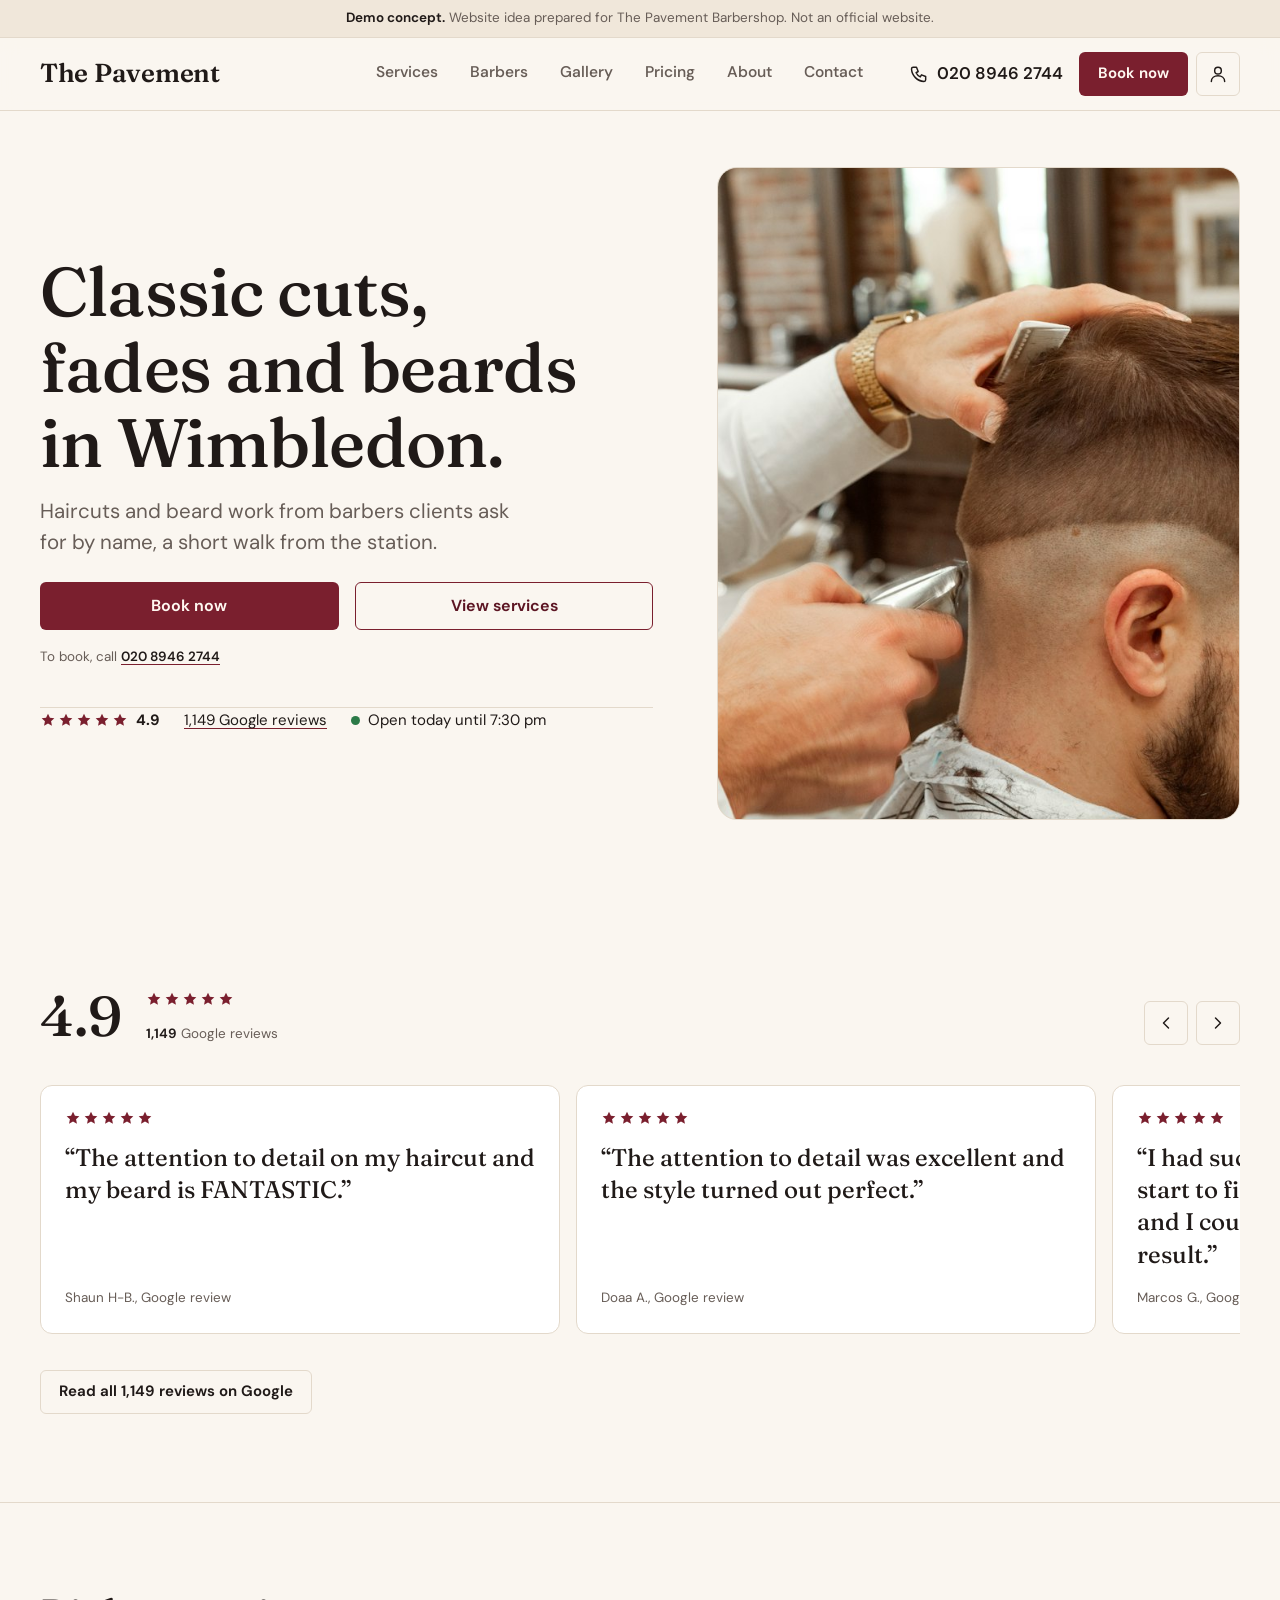
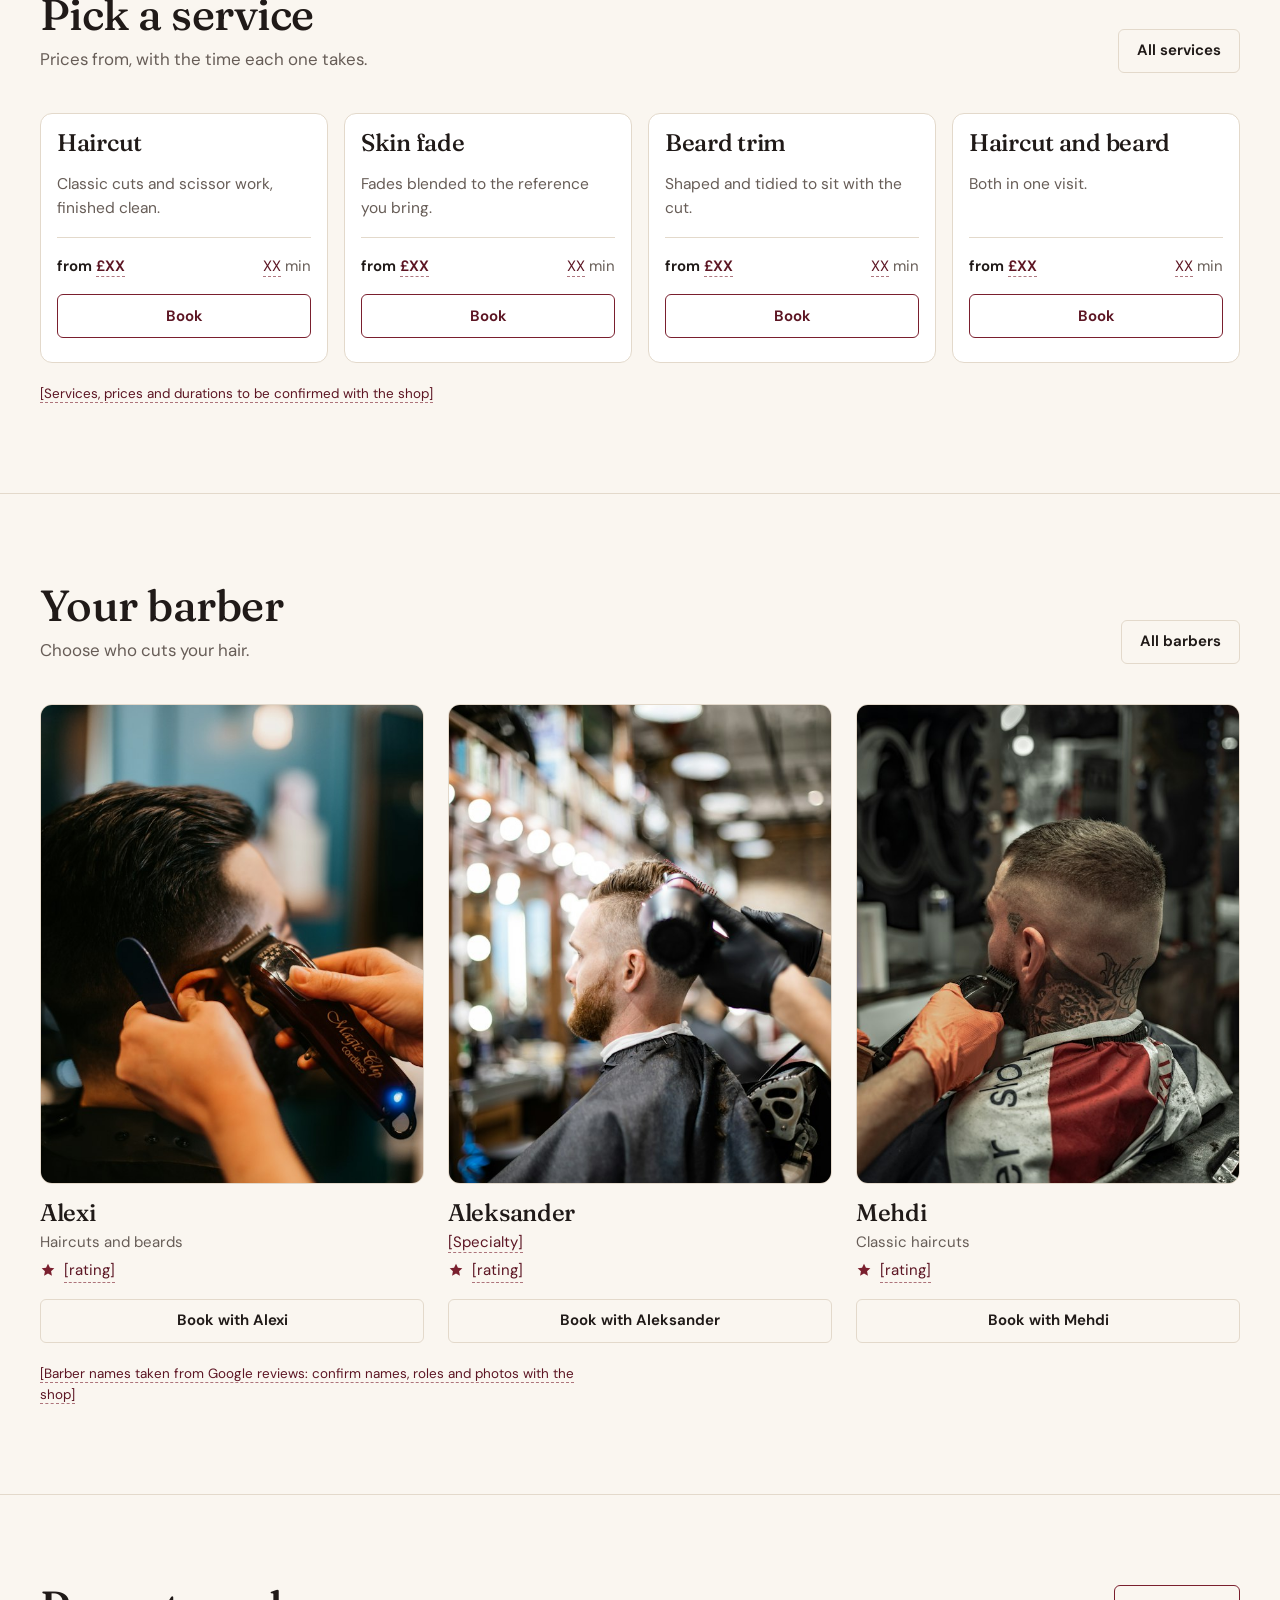
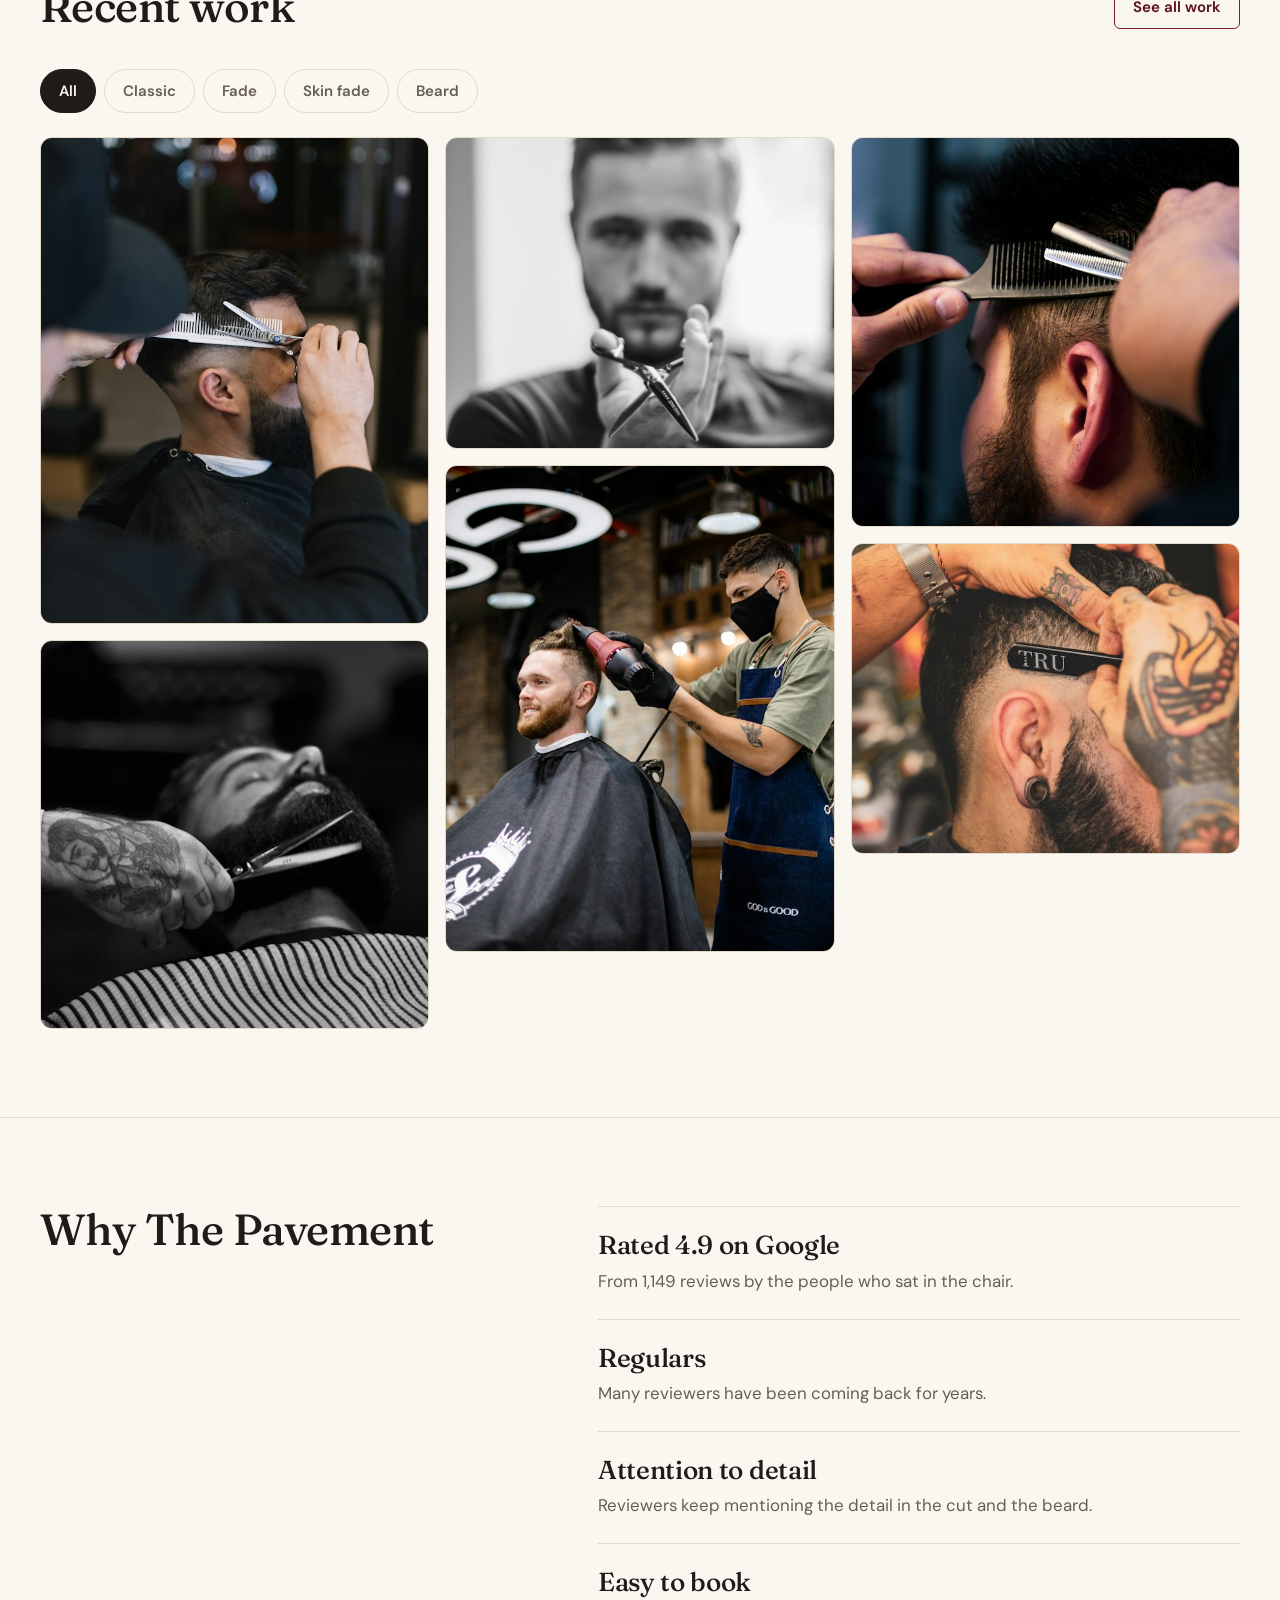
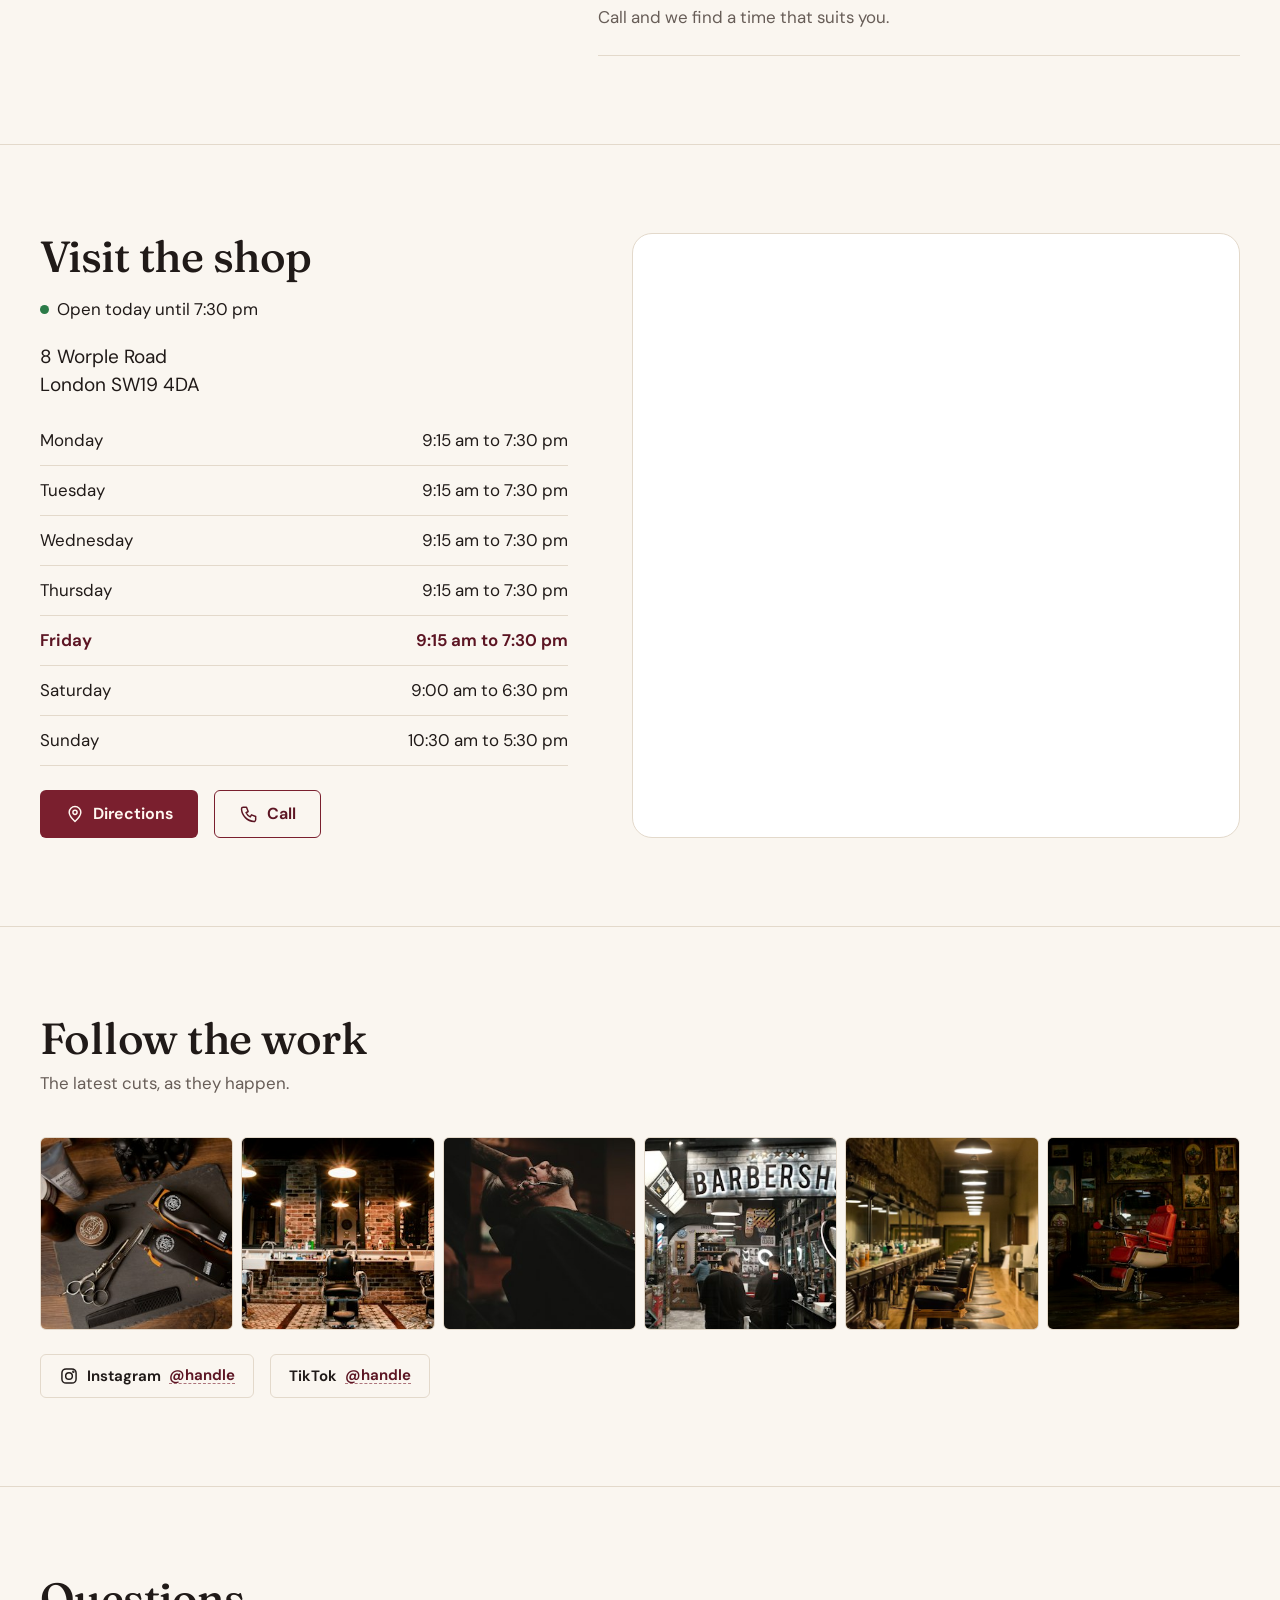
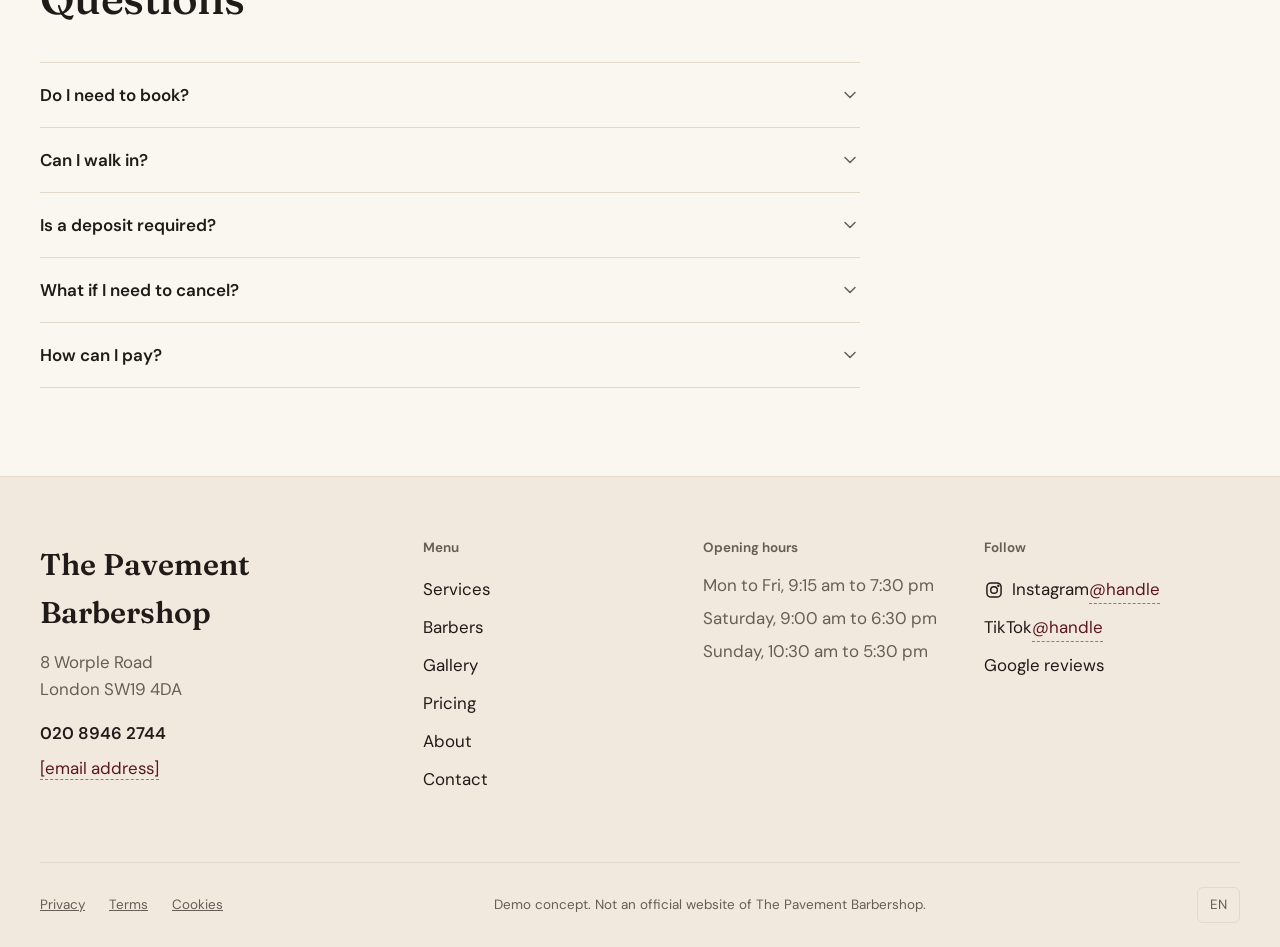
<file: index.html>
<!doctype html>
<html lang="en-GB">
<head>
<meta charset="utf-8">
<meta name="viewport" content="width=device-width, initial-scale=1">
<meta name="robots" content="noindex, nofollow">
<meta name="theme-color" content="#FAF6F0">
<title>The Pavement Barbershop | Haircuts, skin fades and beards in Wimbledon</title>
<meta name="description" content="The Pavement Barbershop, 8 Worple Road, Wimbledon. Haircuts, skin fades and beard trims. Rated 4.9 on Google from 1,149 reviews.">
<link rel="stylesheet" href="assets/css/tokens.css">
<link rel="stylesheet" href="assets/css/base.css">
<script type="application/ld+json">
{"@context": "https://schema.org", "@type": "BarberShop", "name": "The Pavement Barbershop", "address": {"@type": "PostalAddress", "streetAddress": "8 Worple Rd", "addressLocality": "London", "postalCode": "SW19 4DA", "addressCountry": "GB"}, "telephone": "+442089462744", "openingHoursSpecification": [{"@type": "OpeningHoursSpecification", "dayOfWeek": ["Monday", "Tuesday", "Wednesday", "Thursday", "Friday"], "opens": "09:15", "closes": "19:30"}, {"@type": "OpeningHoursSpecification", "dayOfWeek": "Saturday", "opens": "09:00", "closes": "18:30"}, {"@type": "OpeningHoursSpecification", "dayOfWeek": "Sunday", "opens": "10:30", "closes": "17:30"}], "aggregateRating": {"@type": "AggregateRating", "ratingValue": "4.9", "reviewCount": "1149"}}
</script>
</head>
<body>
<svg width="0" height="0" style="position:absolute" aria-hidden="true" focusable="false">
<symbol id="i-phone" viewBox="0 0 24 24"><path d="M5 4h4l2 5-2.5 1.5a11 11 0 0 0 5 5L15 13l5 2v4a2 2 0 0 1-2 2A16 16 0 0 1 3 6a2 2 0 0 1 2-2z"/></symbol>
<symbol id="i-pin" viewBox="0 0 24 24"><path d="M12 21s7-6.2 7-11a7 7 0 1 0-14 0c0 4.8 7 11 7 11z"/><circle cx="12" cy="10" r="2.5"/></symbol>
<symbol id="i-calendar" viewBox="0 0 24 24"><rect x="3.5" y="5" width="17" height="15.5" rx="2"/><path d="M3.5 10h17M8 3v4M16 3v4"/></symbol>
<symbol id="i-star" viewBox="0 0 24 24"><polygon points="12 2.5 14.9 8.6 21.5 9.4 16.6 14 17.9 20.6 12 17.4 6.1 20.6 7.4 14 2.5 9.4 9.1 8.6"/></symbol>
<symbol id="i-user" viewBox="0 0 24 24"><circle cx="12" cy="8" r="4"/><path d="M4 21c0-4.4 3.6-7 8-7s8 2.6 8 7"/></symbol>
<symbol id="i-menu" viewBox="0 0 24 24"><path d="M4 7h16M4 12h16M4 17h16"/></symbol>
<symbol id="i-close" viewBox="0 0 24 24"><path d="M6 6l12 12M18 6L6 18"/></symbol>
<symbol id="i-chevron" viewBox="0 0 24 24"><path d="M6 9l6 6 6-6"/></symbol>
<symbol id="i-prev" viewBox="0 0 24 24"><path d="M15 6l-6 6 6 6"/></symbol>
<symbol id="i-next" viewBox="0 0 24 24"><path d="M9 6l6 6-6 6"/></symbol>
<symbol id="i-insta" viewBox="0 0 24 24"><rect x="3.5" y="3.5" width="17" height="17" rx="5"/><circle cx="12" cy="12" r="4"/><circle cx="17.2" cy="6.8" r=".6"/></symbol>
</svg>
<a class="skip" href="#main">Skip to content</a>
<div class="demo-bar"><strong>Demo concept.</strong> Website idea prepared for The Pavement Barbershop. Not an official website.</div>
<header class="site-header">
  <div class="container header-row">
    <a class="brand" href="index.html" aria-label="The Pavement Barbershop, home">The Pavement</a>
    <nav class="nav-desktop" aria-label="Main"><ul><li><a href="services/index.html">Services</a></li><li><a href="barbers/index.html">Barbers</a></li><li><a href="gallery/index.html">Gallery</a></li><li><a href="pricing/index.html">Pricing</a></li><li><a href="about/index.html">About</a></li><li><a href="contact/index.html">Contact</a></li></ul></nav>
    <div class="header-actions">
      <a class="header-phone" href="tel:+442089462744"><svg class="i " aria-hidden="true"><use href="#i-phone"/></svg><span>020 8946 2744</span></a>
      <a class="btn btn-primary btn-sm" href="tel:+442089462744">Book now</a>
      <a class="icon-btn account-btn" href="#" aria-label="Account (part of the full site)" title="Account: part of the full site"><svg class="i " aria-hidden="true"><use href="#i-user"/></svg></a>
      <button class="icon-btn burger" type="button" aria-label="Open menu" aria-expanded="false" aria-controls="drawer" data-open-drawer><svg class="i " aria-hidden="true"><use href="#i-menu"/></svg></button>
    </div>
  </div>
</header>
<div class="drawer" id="drawer" role="dialog" aria-modal="true" aria-label="Menu" hidden>
  <div class="drawer-top">
    <span class="brand">The Pavement</span>
    <button class="icon-btn" type="button" aria-label="Close menu" data-close-drawer><svg class="i " aria-hidden="true"><use href="#i-close"/></svg></button>
  </div>
  <nav aria-label="Mobile"><ul><li><a href="services/index.html">Services</a></li><li><a href="barbers/index.html">Barbers</a></li><li><a href="gallery/index.html">Gallery</a></li><li><a href="pricing/index.html">Pricing</a></li><li><a href="about/index.html">About</a></li><li><a href="contact/index.html">Contact</a></li></ul></nav>
  <div class="drawer-foot">
    <a class="btn btn-primary btn-block" href="tel:+442089462744">Book now</a>
    <a class="btn btn-ghost btn-block" href="tel:+442089462744"><svg class="i " aria-hidden="true"><use href="#i-phone"/></svg> Call 020 8946 2744</a>
    <address>8 Worple Road<br>London SW19 4DA</address>
  </div>
</div>
<main id="main">
<section class="hero">
  <div class="container hero-grid">
    <div>
      <h1>Classic cuts, fades and beards in Wimbledon.</h1>
      <p class="hero-sub">Haircuts and beard work from barbers clients ask for by name, a short walk from the station.</p>
      <div class="cta-row">
        <a class="btn btn-primary" href="tel:+442089462744">Book now</a>
        <a class="btn btn-secondary" href="services/index.html">View services</a>
      </div>
      <p class="call-hint">To book, call <a href="tel:+442089462744">020 8946 2744</a></p>
      <ul class="trust" role="list">
        <li><span class="stars" role="img" aria-label="4.9 out of 5 stars"><svg class="i i-fill" aria-hidden="true"><use href="#i-star"/></svg><svg class="i i-fill" aria-hidden="true"><use href="#i-star"/></svg><svg class="i i-fill" aria-hidden="true"><use href="#i-star"/></svg><svg class="i i-fill" aria-hidden="true"><use href="#i-star"/></svg><svg class="i i-fill" aria-hidden="true"><use href="#i-star"/></svg></span> <strong>4.9</strong></li>
        <li><a href="https://www.google.com/maps/place/?q=place_id:ChIJ3ZYFvbcIdkgRZ6V2a7i0GYI" target="_blank" rel="noopener" style="text-decoration-color:var(--color-accent);text-underline-offset:3px">1,149 Google reviews</a></li>
        <li><span class="status" data-open-status data-state="closed">Check opening hours</span></li>
      </ul>
    </div>
    <div class="photo-slot hero-media" role="img" aria-label="Barber at work"><img src="assets/images/hero.jpg" alt="Barber cutting a client's hair" loading="lazy" style="position:absolute;inset:0;width:100%;height:100%;object-fit:cover"></div>
  </div>
</section>

<section class="section" id="reviews">
  <div class="container">
    <div class="section-head">
      <div class="review-head">
        <span class="review-score">4.9</span>
        <div><span class="stars" role="img" aria-label="4.9 out of 5 stars"><svg class="i i-fill" aria-hidden="true"><use href="#i-star"/></svg><svg class="i i-fill" aria-hidden="true"><use href="#i-star"/></svg><svg class="i i-fill" aria-hidden="true"><use href="#i-star"/></svg><svg class="i i-fill" aria-hidden="true"><use href="#i-star"/></svg><svg class="i i-fill" aria-hidden="true"><use href="#i-star"/></svg></span><p class="review-count"><strong>1,149</strong> Google reviews</p></div>
      </div>
      <div class="carousel-controls">
        <button class="icon-btn" type="button" aria-label="Previous reviews" data-carousel-dir="-1"><svg class="i " aria-hidden="true"><use href="#i-prev"/></svg></button>
        <button class="icon-btn" type="button" aria-label="Next reviews" data-carousel-dir="1"><svg class="i " aria-hidden="true"><use href="#i-next"/></svg></button>
      </div>
    </div>
    <div class="carousel wide" data-carousel tabindex="0" aria-label="Customer reviews">
      <article class="card review"><span class="stars" role="img" aria-label="4.9 out of 5 stars"><svg class="i i-fill" aria-hidden="true"><use href="#i-star"/></svg><svg class="i i-fill" aria-hidden="true"><use href="#i-star"/></svg><svg class="i i-fill" aria-hidden="true"><use href="#i-star"/></svg><svg class="i i-fill" aria-hidden="true"><use href="#i-star"/></svg><svg class="i i-fill" aria-hidden="true"><use href="#i-star"/></svg></span><blockquote>&ldquo;The attention to detail on my haircut and my beard is FANTASTIC.&rdquo;</blockquote><footer><span class="caption">Shaun H-B., Google review</span></footer></article>
      <article class="card review"><span class="stars" role="img" aria-label="4.9 out of 5 stars"><svg class="i i-fill" aria-hidden="true"><use href="#i-star"/></svg><svg class="i i-fill" aria-hidden="true"><use href="#i-star"/></svg><svg class="i i-fill" aria-hidden="true"><use href="#i-star"/></svg><svg class="i i-fill" aria-hidden="true"><use href="#i-star"/></svg><svg class="i i-fill" aria-hidden="true"><use href="#i-star"/></svg></span><blockquote>&ldquo;The attention to detail was excellent and the style turned out perfect.&rdquo;</blockquote><footer><span class="caption">Doaa A., Google review</span></footer></article>
      <article class="card review"><span class="stars" role="img" aria-label="4.9 out of 5 stars"><svg class="i i-fill" aria-hidden="true"><use href="#i-star"/></svg><svg class="i i-fill" aria-hidden="true"><use href="#i-star"/></svg><svg class="i i-fill" aria-hidden="true"><use href="#i-star"/></svg><svg class="i i-fill" aria-hidden="true"><use href="#i-star"/></svg><svg class="i i-fill" aria-hidden="true"><use href="#i-star"/></svg></span><blockquote>&ldquo;I had such a positive experience from start to finish. My haircut looks amazing, and I couldn’t be more pleased with the result.&rdquo;</blockquote><footer><span class="caption">Marcos G., Google review</span></footer></article>
      <article class="card review"><span class="stars" role="img" aria-label="4.9 out of 5 stars"><svg class="i i-fill" aria-hidden="true"><use href="#i-star"/></svg><svg class="i i-fill" aria-hidden="true"><use href="#i-star"/></svg><svg class="i i-fill" aria-hidden="true"><use href="#i-star"/></svg><svg class="i i-fill" aria-hidden="true"><use href="#i-star"/></svg><svg class="i i-fill" aria-hidden="true"><use href="#i-star"/></svg></span><blockquote>&ldquo;Top quality haircuts and beard cuts.&rdquo;</blockquote><footer><span class="caption">Urmas K., Google review</span></footer></article>
    </div>
    <p style="margin-top:20px"><a class="btn btn-ghost btn-sm" href="https://www.google.com/maps/place/?q=place_id:ChIJ3ZYFvbcIdkgRZ6V2a7i0GYI" target="_blank" rel="noopener">Read all 1,149 reviews on Google</a></p>
  </div>
</section>

<section class="section" id="services">
  <div class="container">
    <div class="section-head">
      <div><h2>Pick a service</h2><p>Prices from, with the time each one takes.</p></div>
      <a class="btn btn-ghost btn-sm" href="services/index.html">All services</a>
    </div>
    <div class="service-grid">
<article class="card service-card">
  <h3>Haircut</h3>
  <p>Classic cuts and scissor work, finished clean.</p>
  <div class="service-meta"><strong>from <span class="todo">£XX</span></strong><span class="muted"><span class="todo">XX</span> min</span></div>
  <a class="btn btn-secondary btn-sm" href="tel:+442089462744" aria-label="Book Haircut by phone">Book</a>
</article>
<article class="card service-card">
  <h3>Skin fade</h3>
  <p>Fades blended to the reference you bring.</p>
  <div class="service-meta"><strong>from <span class="todo">£XX</span></strong><span class="muted"><span class="todo">XX</span> min</span></div>
  <a class="btn btn-secondary btn-sm" href="tel:+442089462744" aria-label="Book Skin fade by phone">Book</a>
</article>
<article class="card service-card">
  <h3>Beard trim</h3>
  <p>Shaped and tidied to sit with the cut.</p>
  <div class="service-meta"><strong>from <span class="todo">£XX</span></strong><span class="muted"><span class="todo">XX</span> min</span></div>
  <a class="btn btn-secondary btn-sm" href="tel:+442089462744" aria-label="Book Beard trim by phone">Book</a>
</article>
<article class="card service-card">
  <h3>Haircut and beard</h3>
  <p>Both in one visit.</p>
  <div class="service-meta"><strong>from <span class="todo">£XX</span></strong><span class="muted"><span class="todo">XX</span> min</span></div>
  <a class="btn btn-secondary btn-sm" href="tel:+442089462744" aria-label="Book Haircut and beard by phone">Book</a>
</article>
    </div>
    <p class="caption" style="margin-top:20px"><span class="todo">[Services, prices and durations to be confirmed with the shop]</span></p>
  </div>
</section>

<section class="section" id="barbers">
  <div class="container">
    <div class="section-head">
      <div><h2>Your barber</h2><p>Choose who cuts your hair.</p></div>
      <a class="btn btn-ghost btn-sm" href="barbers/index.html">All barbers</a>
    </div>
    <div class="barber-grid" style="--n:3">
<article class="barber-card">
  <div class="photo-slot" role="img" aria-label="Alexi, barber"><img src="assets/images/barber-alexi.jpg" alt="Alexi, barber" loading="lazy" style="position:absolute;inset:0;width:100%;height:100%;object-fit:cover"></div>
  <div class="barber-info">
    <h3>Alexi</h3>
    <p class="muted" style="font-size:.9375rem">Haircuts and beards</p>
    <span class="rating-line"><span class="stars" role="img" aria-label="4.9 out of 5 stars"><svg class="i i-fill" aria-hidden="true"><use href="#i-star"/></svg></span> <span class="todo">[rating]</span></span>
  </div>
  <a class="btn btn-ghost btn-sm" href="tel:+442089462744">Book with Alexi</a>
</article>
<article class="barber-card">
  <div class="photo-slot" role="img" aria-label="Aleksander, barber"><img src="assets/images/barber-aleks.jpg" alt="Aleksander, barber" loading="lazy" style="position:absolute;inset:0;width:100%;height:100%;object-fit:cover"></div>
  <div class="barber-info">
    <h3>Aleksander</h3>
    <p class="muted" style="font-size:.9375rem"><span class="todo">[Specialty]</span></p>
    <span class="rating-line"><span class="stars" role="img" aria-label="4.9 out of 5 stars"><svg class="i i-fill" aria-hidden="true"><use href="#i-star"/></svg></span> <span class="todo">[rating]</span></span>
  </div>
  <a class="btn btn-ghost btn-sm" href="tel:+442089462744">Book with Aleksander</a>
</article>
<article class="barber-card">
  <div class="photo-slot" role="img" aria-label="Mehdi, barber"><img src="assets/images/barber-mehdi.jpg" alt="Mehdi, barber" loading="lazy" style="position:absolute;inset:0;width:100%;height:100%;object-fit:cover"></div>
  <div class="barber-info">
    <h3>Mehdi</h3>
    <p class="muted" style="font-size:.9375rem">Classic haircuts</p>
    <span class="rating-line"><span class="stars" role="img" aria-label="4.9 out of 5 stars"><svg class="i i-fill" aria-hidden="true"><use href="#i-star"/></svg></span> <span class="todo">[rating]</span></span>
  </div>
  <a class="btn btn-ghost btn-sm" href="tel:+442089462744">Book with Mehdi</a>
</article>
    </div>
    <p class="caption" style="margin-top:20px"><span class="todo">[Barber names taken from Google reviews: confirm names, roles and photos with the shop]</span></p>
  </div>
</section>

<section class="section" id="gallery">
  <div class="container">
    <div class="section-head">
      <div><h2>Recent work</h2></div>
      <a class="btn btn-secondary btn-sm" href="gallery/index.html">See all work</a>
    </div>
    <div class="chips" role="group" aria-label="Filter works"><button class="chip" type="button" data-filter="all" aria-pressed="true">All</button><button class="chip" type="button" data-filter="classic" aria-pressed="false">Classic</button><button class="chip" type="button" data-filter="fade" aria-pressed="false">Fade</button><button class="chip" type="button" data-filter="skin-fade" aria-pressed="false">Skin fade</button><button class="chip" type="button" data-filter="beard" aria-pressed="false">Beard</button></div>
    <div class="gallery-grid">
<figure class="tile t-tall" data-tags="classic"><div class="photo-slot" role="img" aria-label="Classic haircut"><img src="assets/images/classic-1.jpg" alt="Classic haircut with scissors" loading="lazy" style="position:absolute;inset:0;width:100%;height:100%;object-fit:cover"></div></figure>
<figure class="tile t-sq" data-tags="skin-fade fade"><div class="photo-slot" role="img" aria-label="Skin fade"><img src="assets/images/fade-1.jpg" alt="Skin fade" loading="lazy" style="position:absolute;inset:0;width:100%;height:100%;object-fit:cover"></div></figure>
<figure class="tile t-wide" data-tags="beard"><div class="photo-slot" role="img" aria-label="Beard trim"><img src="assets/images/beard-1.jpg" alt="Beard trim with scissors" loading="lazy" style="position:absolute;inset:0;width:100%;height:100%;object-fit:cover"></div></figure>
<figure class="tile t-tall" data-tags="fade"><div class="photo-slot" role="img" aria-label="Fade haircut"><img src="assets/images/fade-2.jpg" alt="Fade haircut in progress" loading="lazy" style="position:absolute;inset:0;width:100%;height:100%;object-fit:cover"></div></figure>
<figure class="tile t-sq" data-tags="classic"><div class="photo-slot" role="img" aria-label="Classic cut"><img src="assets/images/classic-2.jpg" alt="Classic cut with shears" loading="lazy" style="position:absolute;inset:0;width:100%;height:100%;object-fit:cover"></div></figure>
<figure class="tile t-wide" data-tags="beard"><div class="photo-slot" role="img" aria-label="Beard styling"><img src="assets/images/beard-2.jpg" alt="Straight razor beard finish" loading="lazy" style="position:absolute;inset:0;width:100%;height:100%;object-fit:cover"></div></figure>
    </div>
  </div>
</section>

<section class="section" id="why">
  <div class="container why-grid">
    <h2>Why The Pavement</h2>
    <ul class="why-list" role="list"><li><h3>Rated 4.9 on Google</h3><p>From 1,149 reviews by the people who sat in the chair.</p></li><li><h3>Regulars</h3><p>Many reviewers have been coming back for years.</p></li><li><h3>Attention to detail</h3><p>Reviewers keep mentioning the detail in the cut and the beard.</p></li><li><h3>Easy to book</h3><p>Call and we find a time that suits you.</p></li></ul>
  </div>
</section>

<section class="section" id="visit">
  <div class="container">
<div class="loc-grid">
  <div class="loc-card">
    <h2>Visit the shop</h2>
    <p class="trust" style="border:0;padding:0;margin:16px 0 20px"><span class="status" data-open-status data-state="closed">Check opening hours</span></p>
    <address>8 Worple Road<br>London SW19 4DA</address>
    <table class="hours" data-hours aria-label="Opening hours"><tbody><tr data-day="1"><th scope="row">Monday</th><td>9:15 am to 7:30 pm</td></tr><tr data-day="2"><th scope="row">Tuesday</th><td>9:15 am to 7:30 pm</td></tr><tr data-day="3"><th scope="row">Wednesday</th><td>9:15 am to 7:30 pm</td></tr><tr data-day="4"><th scope="row">Thursday</th><td>9:15 am to 7:30 pm</td></tr><tr data-day="5"><th scope="row">Friday</th><td>9:15 am to 7:30 pm</td></tr><tr data-day="6"><th scope="row">Saturday</th><td>9:00 am to 6:30 pm</td></tr><tr data-day="0"><th scope="row">Sunday</th><td>10:30 am to 5:30 pm</td></tr></tbody></table>
    <div class="loc-actions">
      <a class="btn btn-primary" href="https://www.google.com/maps/dir/?api=1&destination=8+Worple+Rd+London+SW19+4DA" target="_blank" rel="noopener"><svg class="i " aria-hidden="true"><use href="#i-pin"/></svg> Directions</a>
      <a class="btn btn-secondary" href="tel:+442089462744"><svg class="i " aria-hidden="true"><use href="#i-phone"/></svg> Call</a>
    </div>
  </div>
  <div class="map-frame"><iframe title="Map showing The Pavement Barbershop at 8 Worple Road, Wimbledon" loading="lazy" referrerpolicy="no-referrer-when-downgrade" src="https://www.google.com/maps?q=8+Worple+Rd+London+SW19+4DA&output=embed"></iframe></div>
</div>
  </div>
</section>

<section class="section" id="social">
  <div class="container">
    <div class="section-head"><div><h2>Follow the work</h2><p>The latest cuts, as they happen.</p></div></div>
    <div class="strip" aria-hidden="true"><div class="photo-slot"><img src="assets/images/strip-tools.jpg" alt="" loading="lazy" style="position:absolute;inset:0;width:100%;height:100%;object-fit:cover"></div><div class="photo-slot"><img src="assets/images/strip-chair.jpg" alt="" loading="lazy" style="position:absolute;inset:0;width:100%;height:100%;object-fit:cover"></div><div class="photo-slot"><img src="assets/images/strip-inchair.jpg" alt="" loading="lazy" style="position:absolute;inset:0;width:100%;height:100%;object-fit:cover"></div><div class="photo-slot"><img src="assets/images/strip-exterior.jpg" alt="" loading="lazy" style="position:absolute;inset:0;width:100%;height:100%;object-fit:cover"></div><div class="photo-slot"><img src="assets/images/strip-interior.jpg" alt="" loading="lazy" style="position:absolute;inset:0;width:100%;height:100%;object-fit:cover"></div><div class="photo-slot"><img src="assets/images/strip-redchair.jpg" alt="" loading="lazy" style="position:absolute;inset:0;width:100%;height:100%;object-fit:cover"></div></div>
    <div class="social-links">
      <a class="btn btn-ghost btn-sm" href="#"><svg class="i " aria-hidden="true"><use href="#i-insta"/></svg> Instagram <span class="todo">@handle</span></a>
      <a class="btn btn-ghost btn-sm" href="#">TikTok <span class="todo">@handle</span></a>
    </div>
  </div>
</section>

<section class="section" id="faq">
  <div class="container">
    <div class="section-head"><h2>Questions</h2></div>
    <div class="faq">
      <details><summary>Do I need to book?<svg class="i " aria-hidden="true"><use href="#i-chevron"/></svg></summary><div class="answer">Call <a href="tel:+442089462744">020 8946 2744</a> and we will find you a time.</div></details>
      <details><summary>Can I walk in?<svg class="i " aria-hidden="true"><use href="#i-chevron"/></svg></summary><div class="answer">Call the shop to check a chair is free before you come.</div></details>
      <details><summary>Is a deposit required?<svg class="i " aria-hidden="true"><use href="#i-chevron"/></svg></summary><div class="answer"><span class="todo">[Add deposit policy]</span></div></details>
      <details><summary>What if I need to cancel?<svg class="i " aria-hidden="true"><use href="#i-chevron"/></svg></summary><div class="answer"><span class="todo">[Add cancellation policy]</span></div></details>
      <details><summary>How can I pay?<svg class="i " aria-hidden="true"><use href="#i-chevron"/></svg></summary><div class="answer"><span class="todo">[Add accepted payment methods]</span></div></details>
    </div>
  </div>
</section>

</main>
<footer class="site-footer">
  <div class="container">
    <div class="footer-grid">
      <div>
        <div class="footer-brand">The Pavement Barbershop</div>
        <address style="margin-top:12px">8 Worple Road<br>London SW19 4DA</address>
        <p style="margin-top:12px"><a href="tel:+442089462744" style="font-weight:600">020 8946 2744</a></p>
        <p class="muted" style="margin-top:4px"><span class="todo">[email address]</span></p>
      </div>
      <div><h2>Menu</h2><ul><li><a href="services/index.html">Services</a></li><li><a href="barbers/index.html">Barbers</a></li><li><a href="gallery/index.html">Gallery</a></li><li><a href="pricing/index.html">Pricing</a></li><li><a href="about/index.html">About</a></li><li><a href="contact/index.html">Contact</a></li></ul></div>
      <div><h2>Opening hours</h2>
        <ul class="muted" style="gap:6px;font-variant-numeric:tabular-nums"><li>Mon to Fri, 9:15 am to 7:30 pm</li><li>Saturday, 9:00 am to 6:30 pm</li><li>Sunday, 10:30 am to 5:30 pm</li></ul>
      </div>
      <div><h2>Follow</h2><ul>
        <li><a href="#"><svg class="i " aria-hidden="true"><use href="#i-insta"/></svg>&nbsp; Instagram <span class="todo">@handle</span></a></li>
        <li><a href="#">TikTok <span class="todo">@handle</span></a></li>
        <li><a href="https://www.google.com/maps/place/?q=place_id:ChIJ3ZYFvbcIdkgRZ6V2a7i0GYI" target="_blank" rel="noopener">Google reviews</a></li>
      </ul></div>
    </div>
    <div class="footer-bottom">
      <ul><li><a href="#">Privacy</a></li><li><a href="#">Terms</a></li><li><a href="#">Cookies</a></li></ul>
      <span>Demo concept. Not an official website of The Pavement Barbershop.</span>
      <span class="lang" title="Language switch is part of the full site">EN</span>
    </div>
  </div>
</footer>
<nav class="mobile-bar" aria-label="Quick actions">
  <a class="is-primary" href="tel:+442089462744"><svg class="i " aria-hidden="true"><use href="#i-calendar"/></svg><span>Book</span></a>
  <a href="tel:+442089462744"><svg class="i " aria-hidden="true"><use href="#i-phone"/></svg><span>Call</span></a>
  <a href="https://www.google.com/maps/dir/?api=1&destination=8+Worple+Rd+London+SW19+4DA" target="_blank" rel="noopener"><svg class="i " aria-hidden="true"><use href="#i-pin"/></svg><span>Location</span></a>
</nav>
<div class="toast" role="status" aria-live="polite"></div>
<script src="assets/js/config.js"></script>
<script src="assets/js/site.js" defer></script>
</body>
</html>
</file>
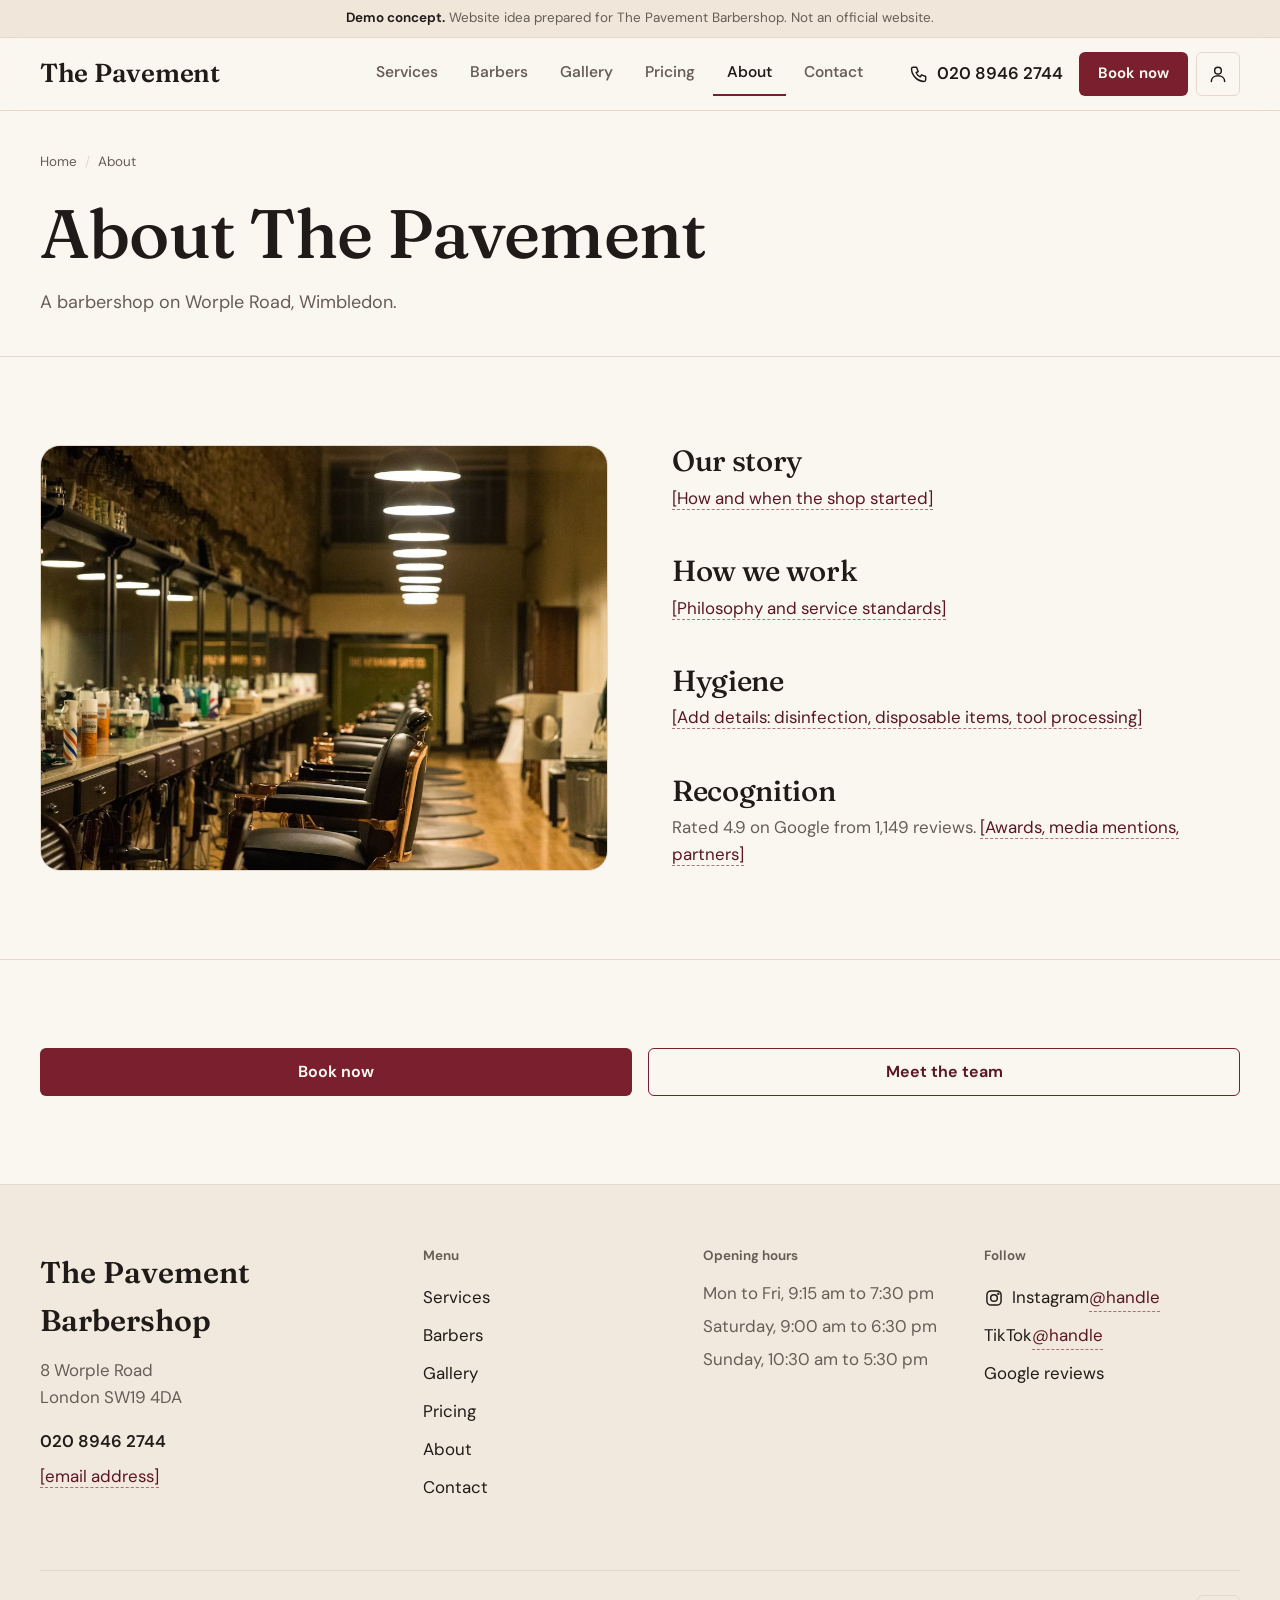
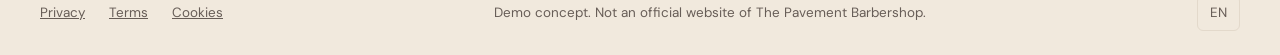
<file: about/index.html>
<!doctype html>
<html lang="en-GB">
<head>
<meta charset="utf-8">
<meta name="viewport" content="width=device-width, initial-scale=1">
<meta name="robots" content="noindex, nofollow">
<meta name="theme-color" content="#FAF6F0">
<title>About | The Pavement Barbershop</title>
<meta name="description" content="About The Pavement Barbershop, a barbershop in Wimbledon.">
<link rel="stylesheet" href="../assets/css/tokens.css">
<link rel="stylesheet" href="../assets/css/base.css">
</head>
<body>
<svg width="0" height="0" style="position:absolute" aria-hidden="true" focusable="false">
<symbol id="i-phone" viewBox="0 0 24 24"><path d="M5 4h4l2 5-2.5 1.5a11 11 0 0 0 5 5L15 13l5 2v4a2 2 0 0 1-2 2A16 16 0 0 1 3 6a2 2 0 0 1 2-2z"/></symbol>
<symbol id="i-pin" viewBox="0 0 24 24"><path d="M12 21s7-6.2 7-11a7 7 0 1 0-14 0c0 4.8 7 11 7 11z"/><circle cx="12" cy="10" r="2.5"/></symbol>
<symbol id="i-calendar" viewBox="0 0 24 24"><rect x="3.5" y="5" width="17" height="15.5" rx="2"/><path d="M3.5 10h17M8 3v4M16 3v4"/></symbol>
<symbol id="i-star" viewBox="0 0 24 24"><polygon points="12 2.5 14.9 8.6 21.5 9.4 16.6 14 17.9 20.6 12 17.4 6.1 20.6 7.4 14 2.5 9.4 9.1 8.6"/></symbol>
<symbol id="i-user" viewBox="0 0 24 24"><circle cx="12" cy="8" r="4"/><path d="M4 21c0-4.4 3.6-7 8-7s8 2.6 8 7"/></symbol>
<symbol id="i-menu" viewBox="0 0 24 24"><path d="M4 7h16M4 12h16M4 17h16"/></symbol>
<symbol id="i-close" viewBox="0 0 24 24"><path d="M6 6l12 12M18 6L6 18"/></symbol>
<symbol id="i-chevron" viewBox="0 0 24 24"><path d="M6 9l6 6 6-6"/></symbol>
<symbol id="i-prev" viewBox="0 0 24 24"><path d="M15 6l-6 6 6 6"/></symbol>
<symbol id="i-next" viewBox="0 0 24 24"><path d="M9 6l6 6-6 6"/></symbol>
<symbol id="i-insta" viewBox="0 0 24 24"><rect x="3.5" y="3.5" width="17" height="17" rx="5"/><circle cx="12" cy="12" r="4"/><circle cx="17.2" cy="6.8" r=".6"/></symbol>
</svg>
<a class="skip" href="#main">Skip to content</a>
<div class="demo-bar"><strong>Demo concept.</strong> Website idea prepared for The Pavement Barbershop. Not an official website.</div>
<header class="site-header">
  <div class="container header-row">
    <a class="brand" href="../index.html" aria-label="The Pavement Barbershop, home">The Pavement</a>
    <nav class="nav-desktop" aria-label="Main"><ul><li><a href="../services/index.html">Services</a></li><li><a href="../barbers/index.html">Barbers</a></li><li><a href="../gallery/index.html">Gallery</a></li><li><a href="../pricing/index.html">Pricing</a></li><li><a href="../about/index.html" aria-current="page">About</a></li><li><a href="../contact/index.html">Contact</a></li></ul></nav>
    <div class="header-actions">
      <a class="header-phone" href="tel:+442089462744"><svg class="i " aria-hidden="true"><use href="#i-phone"/></svg><span>020 8946 2744</span></a>
      <a class="btn btn-primary btn-sm" href="tel:+442089462744">Book now</a>
      <a class="icon-btn account-btn" href="#" aria-label="Account (part of the full site)" title="Account: part of the full site"><svg class="i " aria-hidden="true"><use href="#i-user"/></svg></a>
      <button class="icon-btn burger" type="button" aria-label="Open menu" aria-expanded="false" aria-controls="drawer" data-open-drawer><svg class="i " aria-hidden="true"><use href="#i-menu"/></svg></button>
    </div>
  </div>
</header>
<div class="drawer" id="drawer" role="dialog" aria-modal="true" aria-label="Menu" hidden>
  <div class="drawer-top">
    <span class="brand">The Pavement</span>
    <button class="icon-btn" type="button" aria-label="Close menu" data-close-drawer><svg class="i " aria-hidden="true"><use href="#i-close"/></svg></button>
  </div>
  <nav aria-label="Mobile"><ul><li><a href="../services/index.html">Services</a></li><li><a href="../barbers/index.html">Barbers</a></li><li><a href="../gallery/index.html">Gallery</a></li><li><a href="../pricing/index.html">Pricing</a></li><li><a href="../about/index.html" aria-current="page">About</a></li><li><a href="../contact/index.html">Contact</a></li></ul></nav>
  <div class="drawer-foot">
    <a class="btn btn-primary btn-block" href="tel:+442089462744">Book now</a>
    <a class="btn btn-ghost btn-block" href="tel:+442089462744"><svg class="i " aria-hidden="true"><use href="#i-phone"/></svg> Call 020 8946 2744</a>
    <address>8 Worple Road<br>London SW19 4DA</address>
  </div>
</div>
<main id="main">

<section class="page-hero"><div class="container">
  <nav aria-label="Breadcrumb"><ol class="breadcrumbs" role="list"><li><a href="../index.html">Home</a></li><li aria-current="page">About</li></ol></nav>
  <h1>About The Pavement</h1>
  <p>A barbershop on Worple Road, Wimbledon.</p>
</div></section>
<section class="section"><div class="container split">
  <div class="photo-slot" role="img" aria-label="The Pavement Barbershop interior" style="aspect-ratio:4/3;border-radius:var(--radius-lg)"><img src="../assets/images/interior.jpg" alt="Barbershop interior" loading="lazy" style="position:absolute;inset:0;width:100%;height:100%;object-fit:cover"></div>
  <div class="prose-grid" style="grid-template-columns:1fr">
    <div><h2>Our story</h2><p><span class="todo">[How and when the shop started]</span></p></div>
    <div><h2>How we work</h2><p><span class="todo">[Philosophy and service standards]</span></p></div>
    <div><h2>Hygiene</h2><p><span class="todo">[Add details: disinfection, disposable items, tool processing]</span></p></div>
    <div><h2>Recognition</h2><p>Rated 4.9 on Google from 1,149 reviews. <span class="todo">[Awards, media mentions, partners]</span></p></div>
  </div>
</div></section>
<section class="section"><div class="container">
  <div class="cta-row" style="margin:0"><a class="btn btn-primary" href="tel:+442089462744">Book now</a><a class="btn btn-secondary" href="../barbers/index.html">Meet the team</a></div>
</div></section>

</main>
<footer class="site-footer">
  <div class="container">
    <div class="footer-grid">
      <div>
        <div class="footer-brand">The Pavement Barbershop</div>
        <address style="margin-top:12px">8 Worple Road<br>London SW19 4DA</address>
        <p style="margin-top:12px"><a href="tel:+442089462744" style="font-weight:600">020 8946 2744</a></p>
        <p class="muted" style="margin-top:4px"><span class="todo">[email address]</span></p>
      </div>
      <div><h2>Menu</h2><ul><li><a href="../services/index.html">Services</a></li><li><a href="../barbers/index.html">Barbers</a></li><li><a href="../gallery/index.html">Gallery</a></li><li><a href="../pricing/index.html">Pricing</a></li><li><a href="../about/index.html">About</a></li><li><a href="../contact/index.html">Contact</a></li></ul></div>
      <div><h2>Opening hours</h2>
        <ul class="muted" style="gap:6px;font-variant-numeric:tabular-nums"><li>Mon to Fri, 9:15 am to 7:30 pm</li><li>Saturday, 9:00 am to 6:30 pm</li><li>Sunday, 10:30 am to 5:30 pm</li></ul>
      </div>
      <div><h2>Follow</h2><ul>
        <li><a href="#"><svg class="i " aria-hidden="true"><use href="#i-insta"/></svg>&nbsp; Instagram <span class="todo">@handle</span></a></li>
        <li><a href="#">TikTok <span class="todo">@handle</span></a></li>
        <li><a href="https://www.google.com/maps/place/?q=place_id:ChIJ3ZYFvbcIdkgRZ6V2a7i0GYI" target="_blank" rel="noopener">Google reviews</a></li>
      </ul></div>
    </div>
    <div class="footer-bottom">
      <ul><li><a href="#">Privacy</a></li><li><a href="#">Terms</a></li><li><a href="#">Cookies</a></li></ul>
      <span>Demo concept. Not an official website of The Pavement Barbershop.</span>
      <span class="lang" title="Language switch is part of the full site">EN</span>
    </div>
  </div>
</footer>
<nav class="mobile-bar" aria-label="Quick actions">
  <a class="is-primary" href="tel:+442089462744"><svg class="i " aria-hidden="true"><use href="#i-calendar"/></svg><span>Book</span></a>
  <a href="tel:+442089462744"><svg class="i " aria-hidden="true"><use href="#i-phone"/></svg><span>Call</span></a>
  <a href="https://www.google.com/maps/dir/?api=1&destination=8+Worple+Rd+London+SW19+4DA" target="_blank" rel="noopener"><svg class="i " aria-hidden="true"><use href="#i-pin"/></svg><span>Location</span></a>
</nav>
<div class="toast" role="status" aria-live="polite"></div>
<script src="../assets/js/config.js"></script>
<script src="../assets/js/site.js" defer></script>
</body>
</html>
</file>
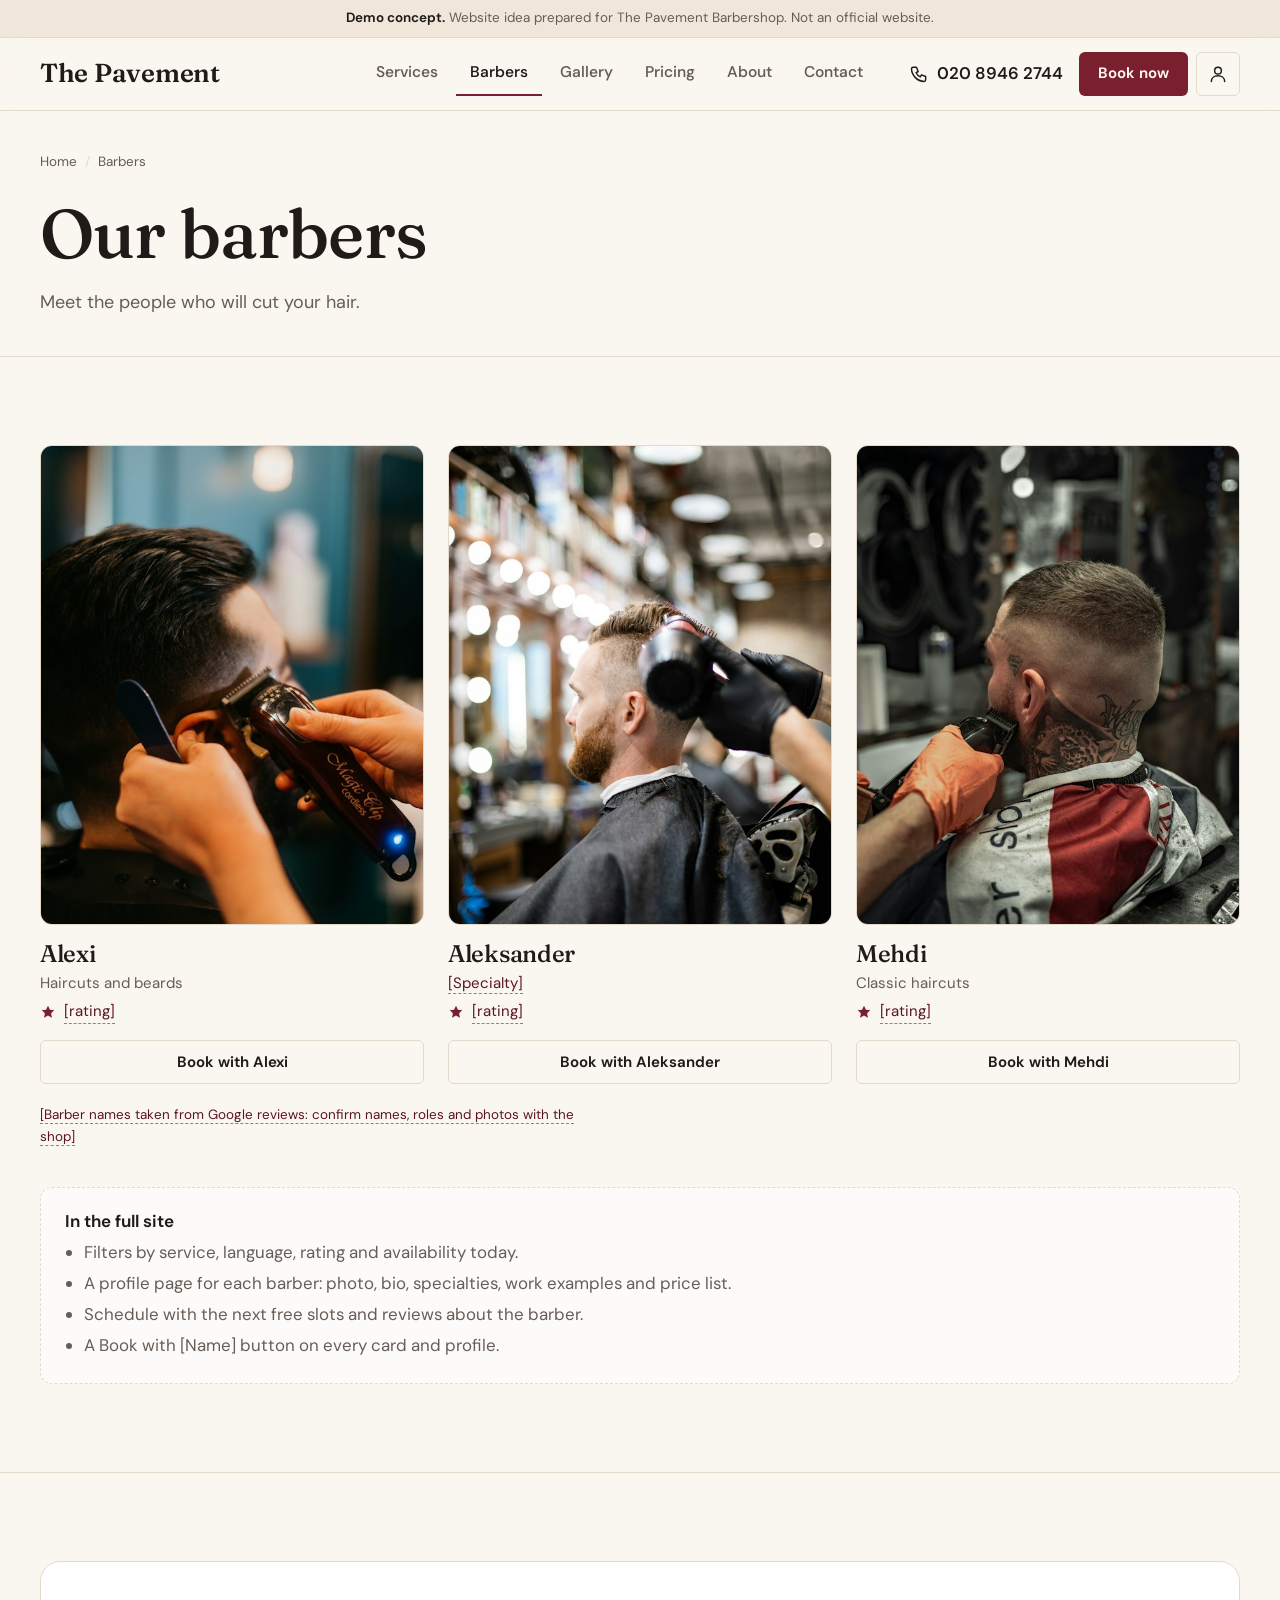
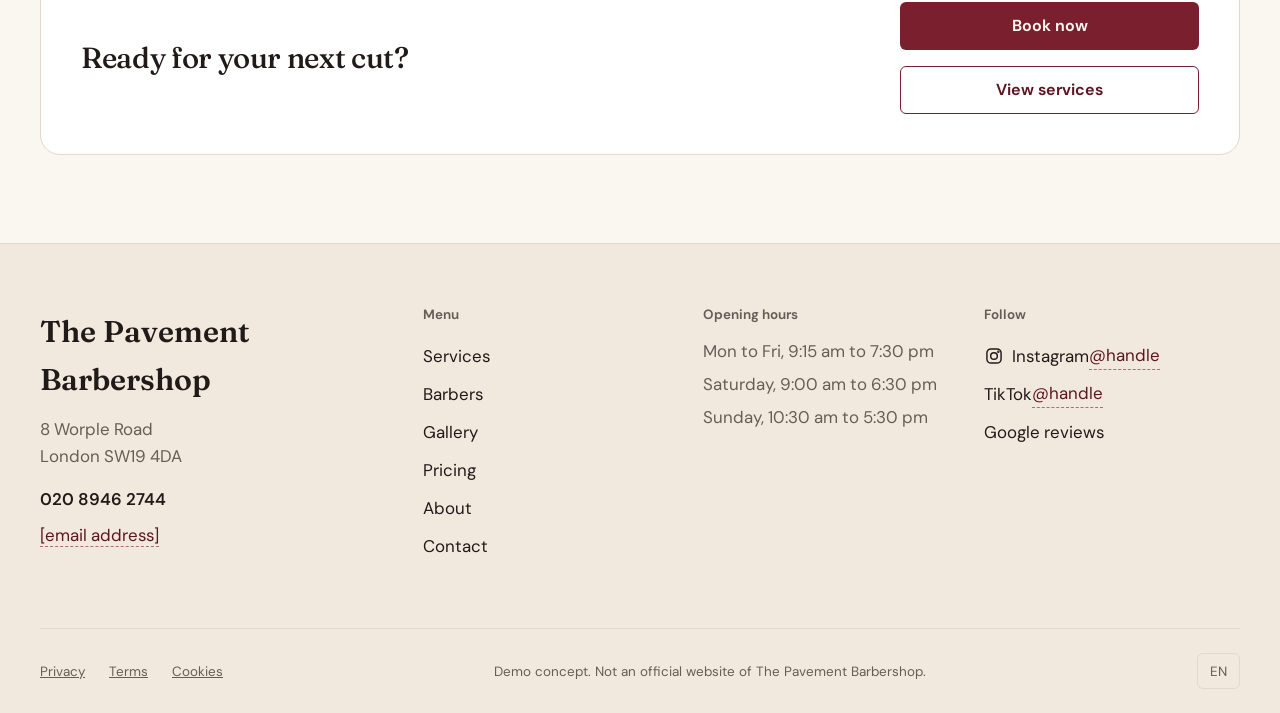
<file: barbers/index.html>
<!doctype html>
<html lang="en-GB">
<head>
<meta charset="utf-8">
<meta name="viewport" content="width=device-width, initial-scale=1">
<meta name="robots" content="noindex, nofollow">
<meta name="theme-color" content="#FAF6F0">
<title>Barbers | The Pavement Barbershop</title>
<meta name="description" content="The barbers at The Pavement Barbershop in Wimbledon.">
<link rel="stylesheet" href="../assets/css/tokens.css">
<link rel="stylesheet" href="../assets/css/base.css">
</head>
<body>
<svg width="0" height="0" style="position:absolute" aria-hidden="true" focusable="false">
<symbol id="i-phone" viewBox="0 0 24 24"><path d="M5 4h4l2 5-2.5 1.5a11 11 0 0 0 5 5L15 13l5 2v4a2 2 0 0 1-2 2A16 16 0 0 1 3 6a2 2 0 0 1 2-2z"/></symbol>
<symbol id="i-pin" viewBox="0 0 24 24"><path d="M12 21s7-6.2 7-11a7 7 0 1 0-14 0c0 4.8 7 11 7 11z"/><circle cx="12" cy="10" r="2.5"/></symbol>
<symbol id="i-calendar" viewBox="0 0 24 24"><rect x="3.5" y="5" width="17" height="15.5" rx="2"/><path d="M3.5 10h17M8 3v4M16 3v4"/></symbol>
<symbol id="i-star" viewBox="0 0 24 24"><polygon points="12 2.5 14.9 8.6 21.5 9.4 16.6 14 17.9 20.6 12 17.4 6.1 20.6 7.4 14 2.5 9.4 9.1 8.6"/></symbol>
<symbol id="i-user" viewBox="0 0 24 24"><circle cx="12" cy="8" r="4"/><path d="M4 21c0-4.4 3.6-7 8-7s8 2.6 8 7"/></symbol>
<symbol id="i-menu" viewBox="0 0 24 24"><path d="M4 7h16M4 12h16M4 17h16"/></symbol>
<symbol id="i-close" viewBox="0 0 24 24"><path d="M6 6l12 12M18 6L6 18"/></symbol>
<symbol id="i-chevron" viewBox="0 0 24 24"><path d="M6 9l6 6 6-6"/></symbol>
<symbol id="i-prev" viewBox="0 0 24 24"><path d="M15 6l-6 6 6 6"/></symbol>
<symbol id="i-next" viewBox="0 0 24 24"><path d="M9 6l6 6-6 6"/></symbol>
<symbol id="i-insta" viewBox="0 0 24 24"><rect x="3.5" y="3.5" width="17" height="17" rx="5"/><circle cx="12" cy="12" r="4"/><circle cx="17.2" cy="6.8" r=".6"/></symbol>
</svg>
<a class="skip" href="#main">Skip to content</a>
<div class="demo-bar"><strong>Demo concept.</strong> Website idea prepared for The Pavement Barbershop. Not an official website.</div>
<header class="site-header">
  <div class="container header-row">
    <a class="brand" href="../index.html" aria-label="The Pavement Barbershop, home">The Pavement</a>
    <nav class="nav-desktop" aria-label="Main"><ul><li><a href="../services/index.html">Services</a></li><li><a href="../barbers/index.html" aria-current="page">Barbers</a></li><li><a href="../gallery/index.html">Gallery</a></li><li><a href="../pricing/index.html">Pricing</a></li><li><a href="../about/index.html">About</a></li><li><a href="../contact/index.html">Contact</a></li></ul></nav>
    <div class="header-actions">
      <a class="header-phone" href="tel:+442089462744"><svg class="i " aria-hidden="true"><use href="#i-phone"/></svg><span>020 8946 2744</span></a>
      <a class="btn btn-primary btn-sm" href="tel:+442089462744">Book now</a>
      <a class="icon-btn account-btn" href="#" aria-label="Account (part of the full site)" title="Account: part of the full site"><svg class="i " aria-hidden="true"><use href="#i-user"/></svg></a>
      <button class="icon-btn burger" type="button" aria-label="Open menu" aria-expanded="false" aria-controls="drawer" data-open-drawer><svg class="i " aria-hidden="true"><use href="#i-menu"/></svg></button>
    </div>
  </div>
</header>
<div class="drawer" id="drawer" role="dialog" aria-modal="true" aria-label="Menu" hidden>
  <div class="drawer-top">
    <span class="brand">The Pavement</span>
    <button class="icon-btn" type="button" aria-label="Close menu" data-close-drawer><svg class="i " aria-hidden="true"><use href="#i-close"/></svg></button>
  </div>
  <nav aria-label="Mobile"><ul><li><a href="../services/index.html">Services</a></li><li><a href="../barbers/index.html" aria-current="page">Barbers</a></li><li><a href="../gallery/index.html">Gallery</a></li><li><a href="../pricing/index.html">Pricing</a></li><li><a href="../about/index.html">About</a></li><li><a href="../contact/index.html">Contact</a></li></ul></nav>
  <div class="drawer-foot">
    <a class="btn btn-primary btn-block" href="tel:+442089462744">Book now</a>
    <a class="btn btn-ghost btn-block" href="tel:+442089462744"><svg class="i " aria-hidden="true"><use href="#i-phone"/></svg> Call 020 8946 2744</a>
    <address>8 Worple Road<br>London SW19 4DA</address>
  </div>
</div>
<main id="main">

<section class="page-hero"><div class="container">
  <nav aria-label="Breadcrumb"><ol class="breadcrumbs" role="list"><li><a href="../index.html">Home</a></li><li aria-current="page">Barbers</li></ol></nav>
  <h1>Our barbers</h1>
  <p>Meet the people who will cut your hair.</p>
</div></section>
<section class="section"><div class="container">
  <div class="barber-grid" style="--n:3">
<article class="barber-card">
  <div class="photo-slot" role="img" aria-label="Alexi, barber"><img src="../assets/images/barber-alexi.jpg" alt="Alexi, barber" loading="lazy" style="position:absolute;inset:0;width:100%;height:100%;object-fit:cover"></div>
  <div class="barber-info">
    <h3>Alexi</h3>
    <p class="muted" style="font-size:.9375rem">Haircuts and beards</p>
    <span class="rating-line"><span class="stars" role="img" aria-label="4.9 out of 5 stars"><svg class="i i-fill" aria-hidden="true"><use href="#i-star"/></svg></span> <span class="todo">[rating]</span></span>
  </div>
  <a class="btn btn-ghost btn-sm" href="tel:+442089462744">Book with Alexi</a>
</article>
<article class="barber-card">
  <div class="photo-slot" role="img" aria-label="Aleksander, barber"><img src="../assets/images/barber-aleks.jpg" alt="Aleksander, barber" loading="lazy" style="position:absolute;inset:0;width:100%;height:100%;object-fit:cover"></div>
  <div class="barber-info">
    <h3>Aleksander</h3>
    <p class="muted" style="font-size:.9375rem"><span class="todo">[Specialty]</span></p>
    <span class="rating-line"><span class="stars" role="img" aria-label="4.9 out of 5 stars"><svg class="i i-fill" aria-hidden="true"><use href="#i-star"/></svg></span> <span class="todo">[rating]</span></span>
  </div>
  <a class="btn btn-ghost btn-sm" href="tel:+442089462744">Book with Aleksander</a>
</article>
<article class="barber-card">
  <div class="photo-slot" role="img" aria-label="Mehdi, barber"><img src="../assets/images/barber-mehdi.jpg" alt="Mehdi, barber" loading="lazy" style="position:absolute;inset:0;width:100%;height:100%;object-fit:cover"></div>
  <div class="barber-info">
    <h3>Mehdi</h3>
    <p class="muted" style="font-size:.9375rem">Classic haircuts</p>
    <span class="rating-line"><span class="stars" role="img" aria-label="4.9 out of 5 stars"><svg class="i i-fill" aria-hidden="true"><use href="#i-star"/></svg></span> <span class="todo">[rating]</span></span>
  </div>
  <a class="btn btn-ghost btn-sm" href="tel:+442089462744">Book with Mehdi</a>
</article>
  </div>
  <p class="caption" style="margin-top:20px"><span class="todo">[Barber names taken from Google reviews: confirm names, roles and photos with the shop]</span></p>
  <aside class="plan"><h2>In the full site</h2><ul><li>Filters by service, language, rating and availability today.</li><li>A profile page for each barber: photo, bio, specialties, work examples and price list.</li><li>Schedule with the next free slots and reviews about the barber.</li><li>A Book with [Name] button on every card and profile.</li></ul></aside>
</div></section>
<section class="section"><div class="container"><div class="page-cta">
  <h2>Ready for your next cut?</h2>
  <div class="cta-row" style="margin:0"><a class="btn btn-primary" href="tel:+442089462744">Book now</a><a class="btn btn-secondary" href="../services/index.html">View services</a></div>
</div></div></section>

</main>
<footer class="site-footer">
  <div class="container">
    <div class="footer-grid">
      <div>
        <div class="footer-brand">The Pavement Barbershop</div>
        <address style="margin-top:12px">8 Worple Road<br>London SW19 4DA</address>
        <p style="margin-top:12px"><a href="tel:+442089462744" style="font-weight:600">020 8946 2744</a></p>
        <p class="muted" style="margin-top:4px"><span class="todo">[email address]</span></p>
      </div>
      <div><h2>Menu</h2><ul><li><a href="../services/index.html">Services</a></li><li><a href="../barbers/index.html">Barbers</a></li><li><a href="../gallery/index.html">Gallery</a></li><li><a href="../pricing/index.html">Pricing</a></li><li><a href="../about/index.html">About</a></li><li><a href="../contact/index.html">Contact</a></li></ul></div>
      <div><h2>Opening hours</h2>
        <ul class="muted" style="gap:6px;font-variant-numeric:tabular-nums"><li>Mon to Fri, 9:15 am to 7:30 pm</li><li>Saturday, 9:00 am to 6:30 pm</li><li>Sunday, 10:30 am to 5:30 pm</li></ul>
      </div>
      <div><h2>Follow</h2><ul>
        <li><a href="#"><svg class="i " aria-hidden="true"><use href="#i-insta"/></svg>&nbsp; Instagram <span class="todo">@handle</span></a></li>
        <li><a href="#">TikTok <span class="todo">@handle</span></a></li>
        <li><a href="https://www.google.com/maps/place/?q=place_id:ChIJ3ZYFvbcIdkgRZ6V2a7i0GYI" target="_blank" rel="noopener">Google reviews</a></li>
      </ul></div>
    </div>
    <div class="footer-bottom">
      <ul><li><a href="#">Privacy</a></li><li><a href="#">Terms</a></li><li><a href="#">Cookies</a></li></ul>
      <span>Demo concept. Not an official website of The Pavement Barbershop.</span>
      <span class="lang" title="Language switch is part of the full site">EN</span>
    </div>
  </div>
</footer>
<nav class="mobile-bar" aria-label="Quick actions">
  <a class="is-primary" href="tel:+442089462744"><svg class="i " aria-hidden="true"><use href="#i-calendar"/></svg><span>Book</span></a>
  <a href="tel:+442089462744"><svg class="i " aria-hidden="true"><use href="#i-phone"/></svg><span>Call</span></a>
  <a href="https://www.google.com/maps/dir/?api=1&destination=8+Worple+Rd+London+SW19+4DA" target="_blank" rel="noopener"><svg class="i " aria-hidden="true"><use href="#i-pin"/></svg><span>Location</span></a>
</nav>
<div class="toast" role="status" aria-live="polite"></div>
<script src="../assets/js/config.js"></script>
<script src="../assets/js/site.js" defer></script>
</body>
</html>
</file>
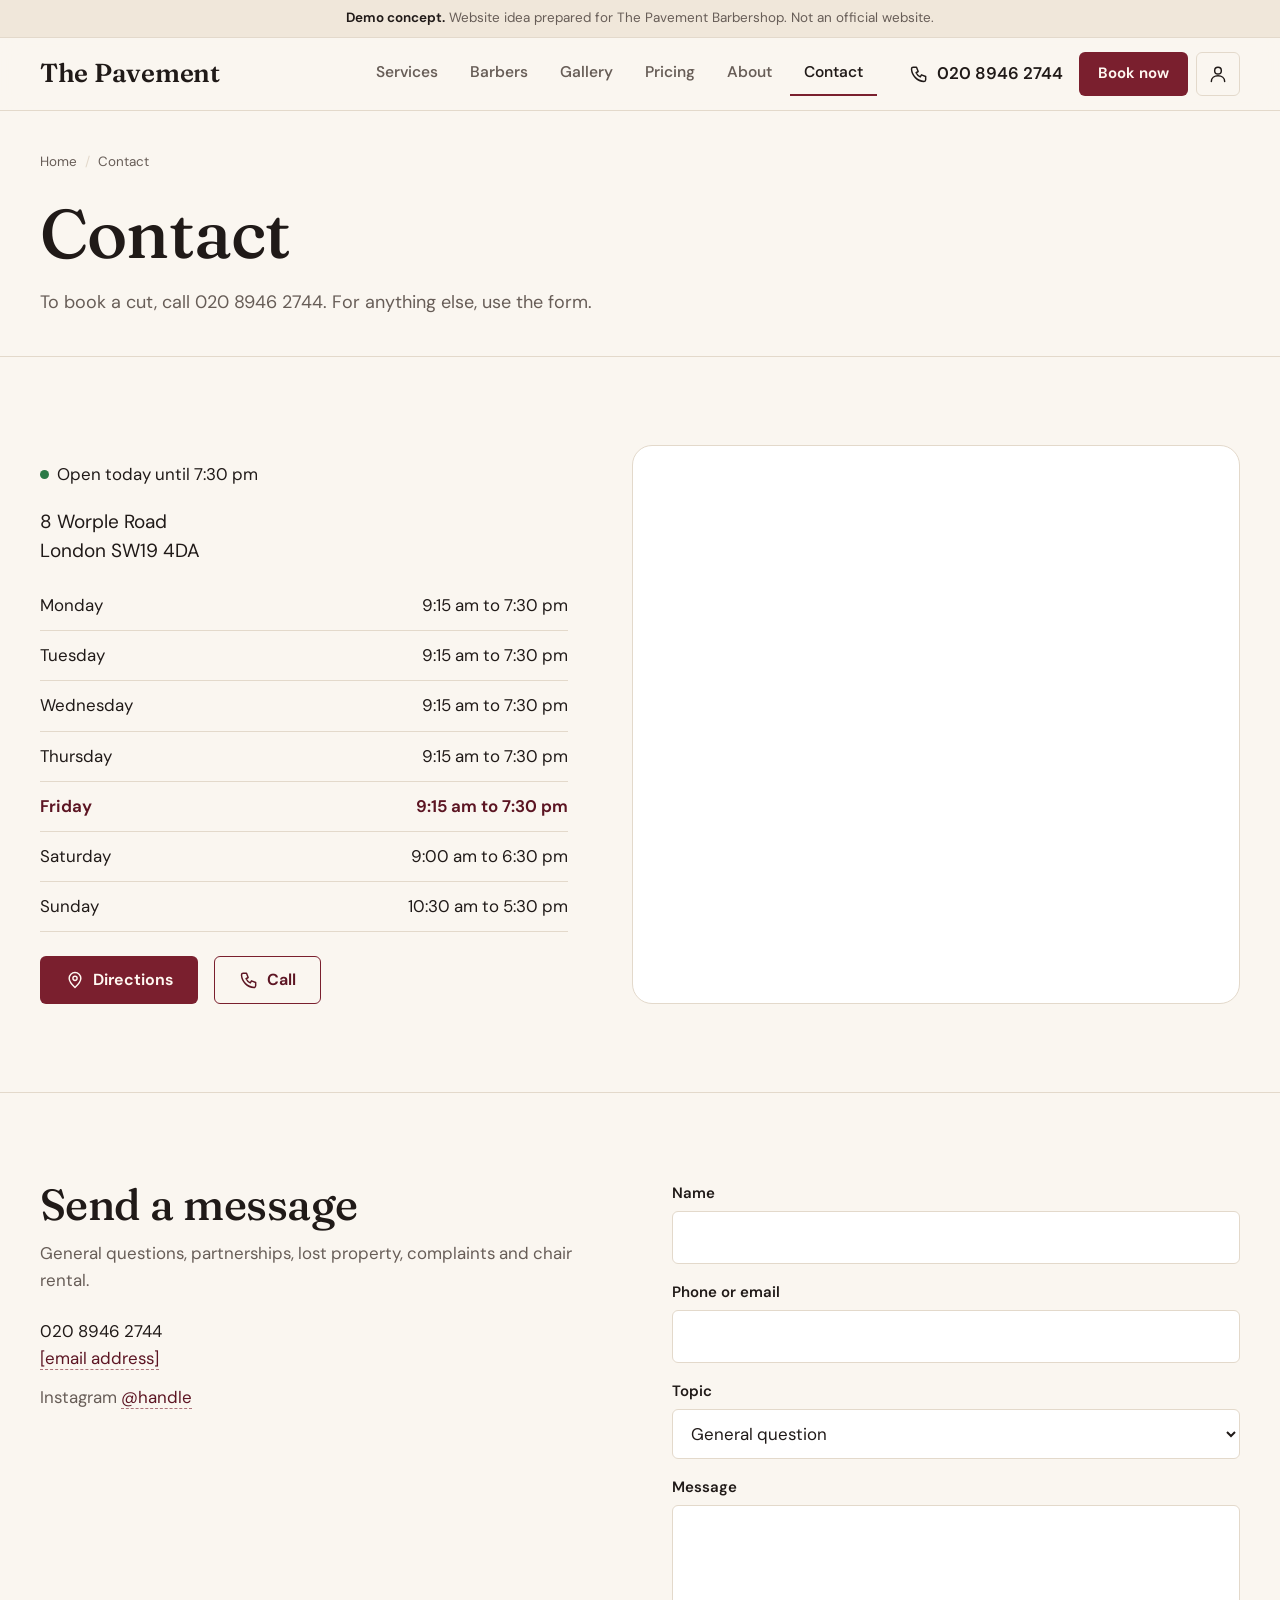
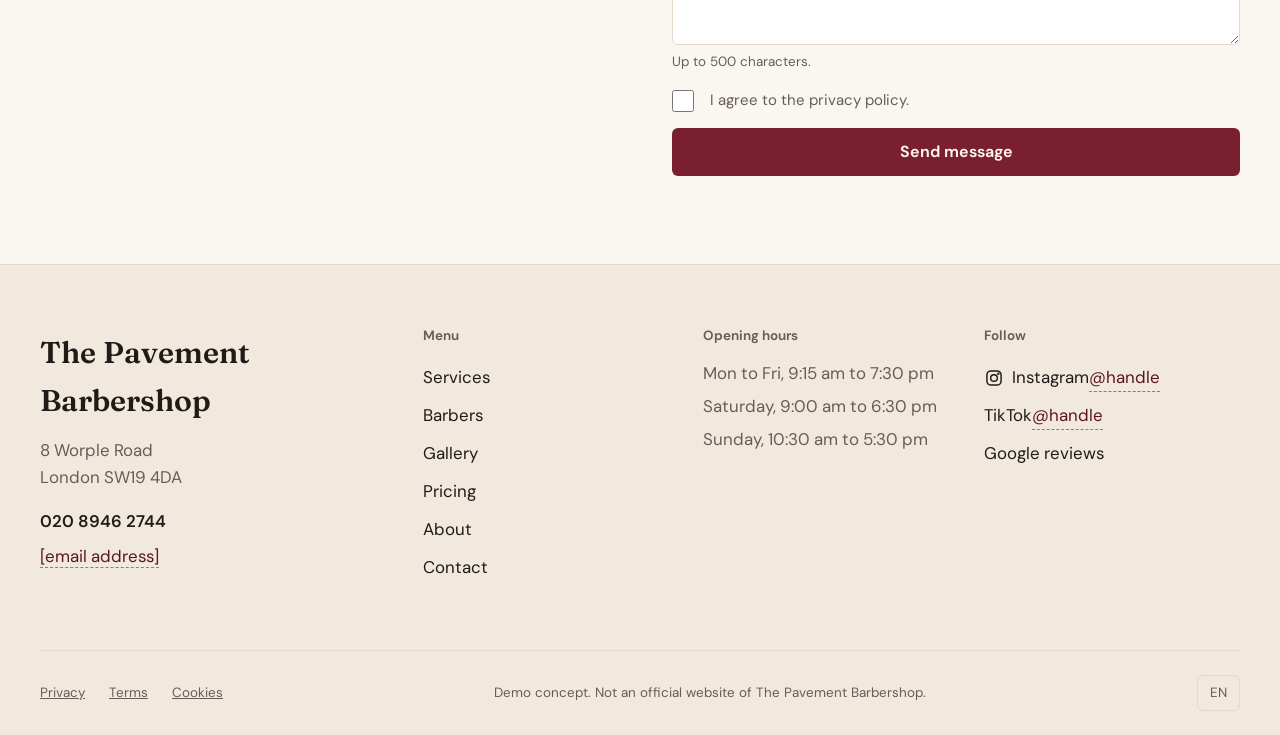
<file: contact/index.html>
<!doctype html>
<html lang="en-GB">
<head>
<meta charset="utf-8">
<meta name="viewport" content="width=device-width, initial-scale=1">
<meta name="robots" content="noindex, nofollow">
<meta name="theme-color" content="#FAF6F0">
<title>Contact | The Pavement Barbershop</title>
<meta name="description" content="Contact The Pavement Barbershop, 8 Worple Road, Wimbledon.">
<link rel="stylesheet" href="../assets/css/tokens.css">
<link rel="stylesheet" href="../assets/css/base.css">
</head>
<body>
<svg width="0" height="0" style="position:absolute" aria-hidden="true" focusable="false">
<symbol id="i-phone" viewBox="0 0 24 24"><path d="M5 4h4l2 5-2.5 1.5a11 11 0 0 0 5 5L15 13l5 2v4a2 2 0 0 1-2 2A16 16 0 0 1 3 6a2 2 0 0 1 2-2z"/></symbol>
<symbol id="i-pin" viewBox="0 0 24 24"><path d="M12 21s7-6.2 7-11a7 7 0 1 0-14 0c0 4.8 7 11 7 11z"/><circle cx="12" cy="10" r="2.5"/></symbol>
<symbol id="i-calendar" viewBox="0 0 24 24"><rect x="3.5" y="5" width="17" height="15.5" rx="2"/><path d="M3.5 10h17M8 3v4M16 3v4"/></symbol>
<symbol id="i-star" viewBox="0 0 24 24"><polygon points="12 2.5 14.9 8.6 21.5 9.4 16.6 14 17.9 20.6 12 17.4 6.1 20.6 7.4 14 2.5 9.4 9.1 8.6"/></symbol>
<symbol id="i-user" viewBox="0 0 24 24"><circle cx="12" cy="8" r="4"/><path d="M4 21c0-4.4 3.6-7 8-7s8 2.6 8 7"/></symbol>
<symbol id="i-menu" viewBox="0 0 24 24"><path d="M4 7h16M4 12h16M4 17h16"/></symbol>
<symbol id="i-close" viewBox="0 0 24 24"><path d="M6 6l12 12M18 6L6 18"/></symbol>
<symbol id="i-chevron" viewBox="0 0 24 24"><path d="M6 9l6 6 6-6"/></symbol>
<symbol id="i-prev" viewBox="0 0 24 24"><path d="M15 6l-6 6 6 6"/></symbol>
<symbol id="i-next" viewBox="0 0 24 24"><path d="M9 6l6 6-6 6"/></symbol>
<symbol id="i-insta" viewBox="0 0 24 24"><rect x="3.5" y="3.5" width="17" height="17" rx="5"/><circle cx="12" cy="12" r="4"/><circle cx="17.2" cy="6.8" r=".6"/></symbol>
</svg>
<a class="skip" href="#main">Skip to content</a>
<div class="demo-bar"><strong>Demo concept.</strong> Website idea prepared for The Pavement Barbershop. Not an official website.</div>
<header class="site-header">
  <div class="container header-row">
    <a class="brand" href="../index.html" aria-label="The Pavement Barbershop, home">The Pavement</a>
    <nav class="nav-desktop" aria-label="Main"><ul><li><a href="../services/index.html">Services</a></li><li><a href="../barbers/index.html">Barbers</a></li><li><a href="../gallery/index.html">Gallery</a></li><li><a href="../pricing/index.html">Pricing</a></li><li><a href="../about/index.html">About</a></li><li><a href="../contact/index.html" aria-current="page">Contact</a></li></ul></nav>
    <div class="header-actions">
      <a class="header-phone" href="tel:+442089462744"><svg class="i " aria-hidden="true"><use href="#i-phone"/></svg><span>020 8946 2744</span></a>
      <a class="btn btn-primary btn-sm" href="tel:+442089462744">Book now</a>
      <a class="icon-btn account-btn" href="#" aria-label="Account (part of the full site)" title="Account: part of the full site"><svg class="i " aria-hidden="true"><use href="#i-user"/></svg></a>
      <button class="icon-btn burger" type="button" aria-label="Open menu" aria-expanded="false" aria-controls="drawer" data-open-drawer><svg class="i " aria-hidden="true"><use href="#i-menu"/></svg></button>
    </div>
  </div>
</header>
<div class="drawer" id="drawer" role="dialog" aria-modal="true" aria-label="Menu" hidden>
  <div class="drawer-top">
    <span class="brand">The Pavement</span>
    <button class="icon-btn" type="button" aria-label="Close menu" data-close-drawer><svg class="i " aria-hidden="true"><use href="#i-close"/></svg></button>
  </div>
  <nav aria-label="Mobile"><ul><li><a href="../services/index.html">Services</a></li><li><a href="../barbers/index.html">Barbers</a></li><li><a href="../gallery/index.html">Gallery</a></li><li><a href="../pricing/index.html">Pricing</a></li><li><a href="../about/index.html">About</a></li><li><a href="../contact/index.html" aria-current="page">Contact</a></li></ul></nav>
  <div class="drawer-foot">
    <a class="btn btn-primary btn-block" href="tel:+442089462744">Book now</a>
    <a class="btn btn-ghost btn-block" href="tel:+442089462744"><svg class="i " aria-hidden="true"><use href="#i-phone"/></svg> Call 020 8946 2744</a>
    <address>8 Worple Road<br>London SW19 4DA</address>
  </div>
</div>
<main id="main">

<section class="page-hero"><div class="container">
  <nav aria-label="Breadcrumb"><ol class="breadcrumbs" role="list"><li><a href="../index.html">Home</a></li><li aria-current="page">Contact</li></ol></nav>
  <h1>Contact</h1>
  <p>To book a cut, call 020 8946 2744. For anything else, use the form.</p>
</div></section>
<section class="section"><div class="container">
<div class="loc-grid">
  <div class="loc-card">
    
    <p class="trust" style="border:0;padding:0;margin:16px 0 20px"><span class="status" data-open-status data-state="closed">Check opening hours</span></p>
    <address>8 Worple Road<br>London SW19 4DA</address>
    <table class="hours" data-hours aria-label="Opening hours"><tbody><tr data-day="1"><th scope="row">Monday</th><td>9:15 am to 7:30 pm</td></tr><tr data-day="2"><th scope="row">Tuesday</th><td>9:15 am to 7:30 pm</td></tr><tr data-day="3"><th scope="row">Wednesday</th><td>9:15 am to 7:30 pm</td></tr><tr data-day="4"><th scope="row">Thursday</th><td>9:15 am to 7:30 pm</td></tr><tr data-day="5"><th scope="row">Friday</th><td>9:15 am to 7:30 pm</td></tr><tr data-day="6"><th scope="row">Saturday</th><td>9:00 am to 6:30 pm</td></tr><tr data-day="0"><th scope="row">Sunday</th><td>10:30 am to 5:30 pm</td></tr></tbody></table>
    <div class="loc-actions">
      <a class="btn btn-primary" href="https://www.google.com/maps/dir/?api=1&destination=8+Worple+Rd+London+SW19+4DA" target="_blank" rel="noopener"><svg class="i " aria-hidden="true"><use href="#i-pin"/></svg> Directions</a>
      <a class="btn btn-secondary" href="tel:+442089462744"><svg class="i " aria-hidden="true"><use href="#i-phone"/></svg> Call</a>
    </div>
  </div>
  <div class="map-frame"><iframe title="Map showing The Pavement Barbershop at 8 Worple Road, Wimbledon" loading="lazy" referrerpolicy="no-referrer-when-downgrade" src="https://www.google.com/maps?q=8+Worple+Rd+London+SW19+4DA&output=embed"></iframe></div>
</div>
</div></section>
<section class="section"><div class="container split">
  <div>
    <h2>Send a message</h2>
    <p class="muted" style="margin-top:12px">General questions, partnerships, lost property, complaints and chair rental.</p>
    <p style="margin-top:24px">020 8946 2744<br><span class="muted"><span class="todo">[email address]</span></span></p>
    <p class="muted" style="margin-top:12px">Instagram <span class="todo">@handle</span></p>
  </div>
  <form class="form" data-demo-form novalidate>
    <div class="field"><label for="c-name">Name</label><input id="c-name" name="name" type="text" autocomplete="name" required maxlength="80"><span class="error">Enter your name.</span></div>
    <div class="field"><label for="c-contact">Phone or email</label><input id="c-contact" name="contact" type="text" autocomplete="email" required><span class="error">Enter a phone number or email.</span></div>
    <div class="field"><label for="c-topic">Topic</label><select id="c-topic" name="topic"><option>General question</option><option>Partnership</option><option>Lost property</option><option>Complaint</option><option>Chair rental</option></select></div>
    <div class="field"><label for="c-msg">Message</label><textarea id="c-msg" name="message" required maxlength="500"></textarea><span class="hint">Up to 500 characters.</span><span class="error">Write a short message.</span></div>
    <label class="check"><input type="checkbox" required> <span>I agree to the privacy policy.</span></label>
    <button class="btn btn-primary" type="submit">Send message</button>
  </form>
</div></section>

</main>
<footer class="site-footer">
  <div class="container">
    <div class="footer-grid">
      <div>
        <div class="footer-brand">The Pavement Barbershop</div>
        <address style="margin-top:12px">8 Worple Road<br>London SW19 4DA</address>
        <p style="margin-top:12px"><a href="tel:+442089462744" style="font-weight:600">020 8946 2744</a></p>
        <p class="muted" style="margin-top:4px"><span class="todo">[email address]</span></p>
      </div>
      <div><h2>Menu</h2><ul><li><a href="../services/index.html">Services</a></li><li><a href="../barbers/index.html">Barbers</a></li><li><a href="../gallery/index.html">Gallery</a></li><li><a href="../pricing/index.html">Pricing</a></li><li><a href="../about/index.html">About</a></li><li><a href="../contact/index.html">Contact</a></li></ul></div>
      <div><h2>Opening hours</h2>
        <ul class="muted" style="gap:6px;font-variant-numeric:tabular-nums"><li>Mon to Fri, 9:15 am to 7:30 pm</li><li>Saturday, 9:00 am to 6:30 pm</li><li>Sunday, 10:30 am to 5:30 pm</li></ul>
      </div>
      <div><h2>Follow</h2><ul>
        <li><a href="#"><svg class="i " aria-hidden="true"><use href="#i-insta"/></svg>&nbsp; Instagram <span class="todo">@handle</span></a></li>
        <li><a href="#">TikTok <span class="todo">@handle</span></a></li>
        <li><a href="https://www.google.com/maps/place/?q=place_id:ChIJ3ZYFvbcIdkgRZ6V2a7i0GYI" target="_blank" rel="noopener">Google reviews</a></li>
      </ul></div>
    </div>
    <div class="footer-bottom">
      <ul><li><a href="#">Privacy</a></li><li><a href="#">Terms</a></li><li><a href="#">Cookies</a></li></ul>
      <span>Demo concept. Not an official website of The Pavement Barbershop.</span>
      <span class="lang" title="Language switch is part of the full site">EN</span>
    </div>
  </div>
</footer>
<nav class="mobile-bar" aria-label="Quick actions">
  <a class="is-primary" href="tel:+442089462744"><svg class="i " aria-hidden="true"><use href="#i-calendar"/></svg><span>Book</span></a>
  <a href="tel:+442089462744"><svg class="i " aria-hidden="true"><use href="#i-phone"/></svg><span>Call</span></a>
  <a href="https://www.google.com/maps/dir/?api=1&destination=8+Worple+Rd+London+SW19+4DA" target="_blank" rel="noopener"><svg class="i " aria-hidden="true"><use href="#i-pin"/></svg><span>Location</span></a>
</nav>
<div class="toast" role="status" aria-live="polite"></div>
<script src="../assets/js/config.js"></script>
<script src="../assets/js/site.js" defer></script>
</body>
</html>
</file>
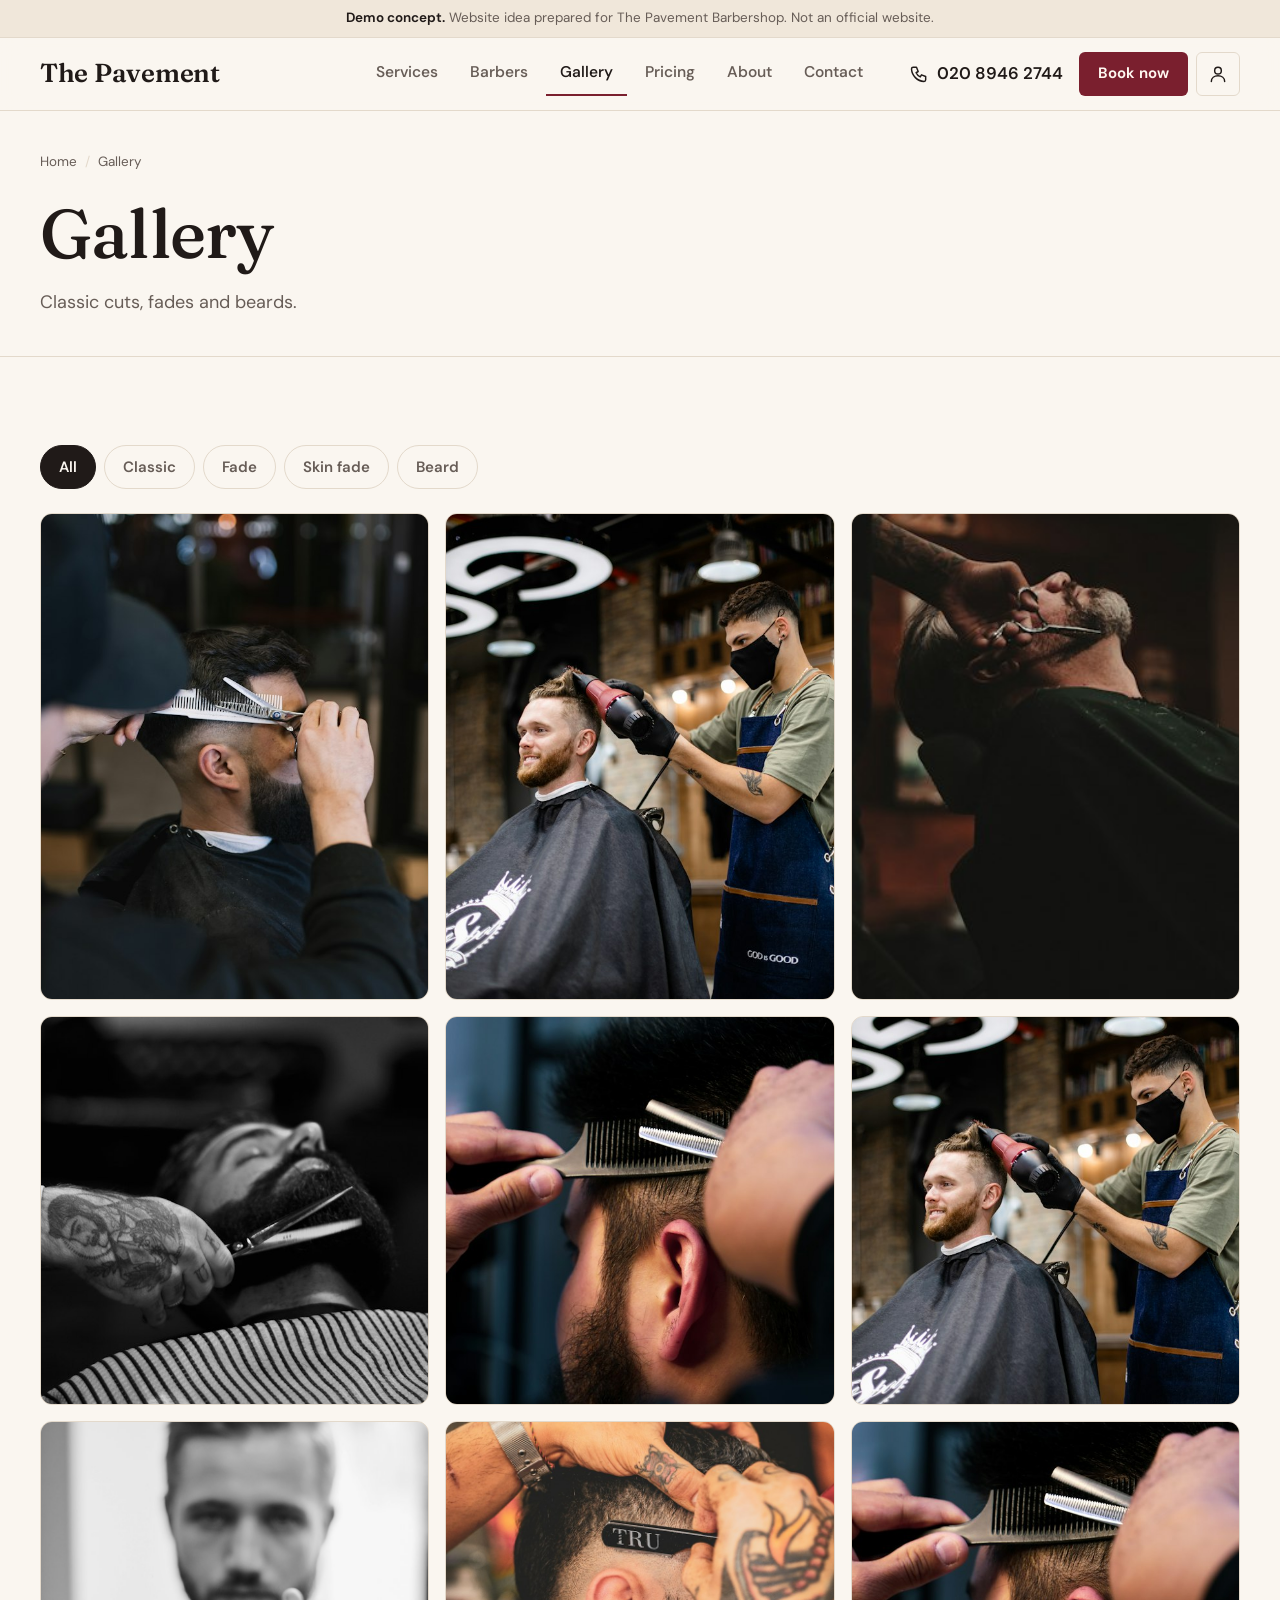
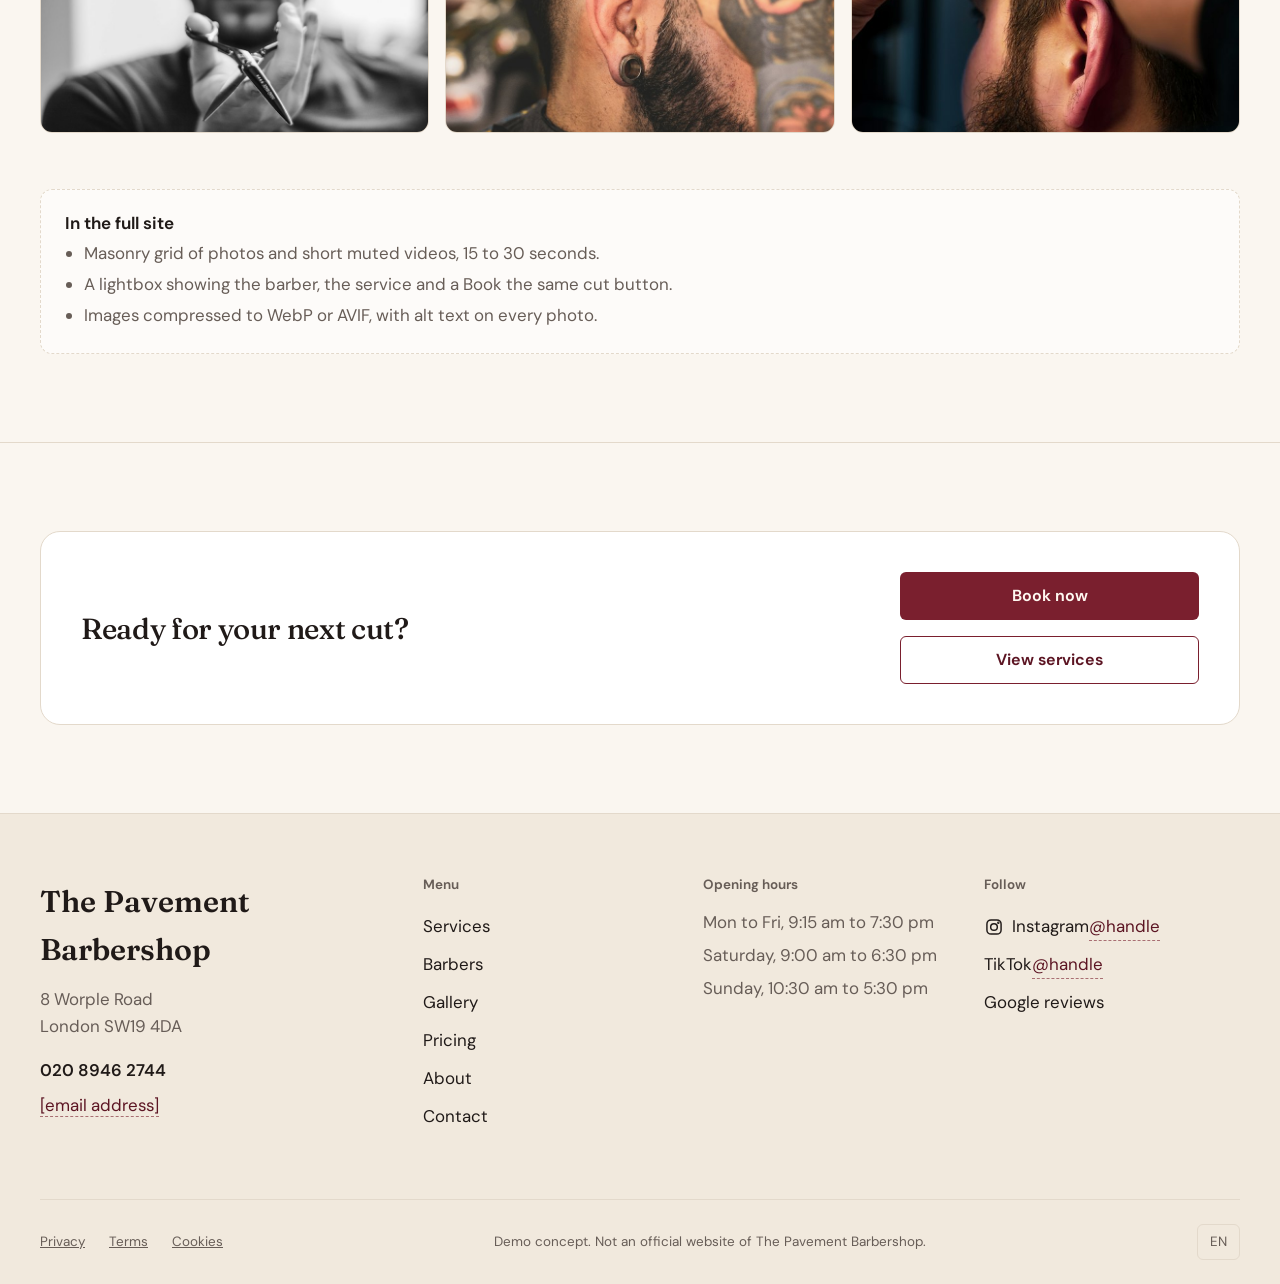
<file: gallery/index.html>
<!doctype html>
<html lang="en-GB">
<head>
<meta charset="utf-8">
<meta name="viewport" content="width=device-width, initial-scale=1">
<meta name="robots" content="noindex, nofollow">
<meta name="theme-color" content="#FAF6F0">
<title>Gallery | The Pavement Barbershop</title>
<meta name="description" content="Recent work from The Pavement Barbershop in Wimbledon.">
<link rel="stylesheet" href="../assets/css/tokens.css">
<link rel="stylesheet" href="../assets/css/base.css">
</head>
<body>
<svg width="0" height="0" style="position:absolute" aria-hidden="true" focusable="false">
<symbol id="i-phone" viewBox="0 0 24 24"><path d="M5 4h4l2 5-2.5 1.5a11 11 0 0 0 5 5L15 13l5 2v4a2 2 0 0 1-2 2A16 16 0 0 1 3 6a2 2 0 0 1 2-2z"/></symbol>
<symbol id="i-pin" viewBox="0 0 24 24"><path d="M12 21s7-6.2 7-11a7 7 0 1 0-14 0c0 4.8 7 11 7 11z"/><circle cx="12" cy="10" r="2.5"/></symbol>
<symbol id="i-calendar" viewBox="0 0 24 24"><rect x="3.5" y="5" width="17" height="15.5" rx="2"/><path d="M3.5 10h17M8 3v4M16 3v4"/></symbol>
<symbol id="i-star" viewBox="0 0 24 24"><polygon points="12 2.5 14.9 8.6 21.5 9.4 16.6 14 17.9 20.6 12 17.4 6.1 20.6 7.4 14 2.5 9.4 9.1 8.6"/></symbol>
<symbol id="i-user" viewBox="0 0 24 24"><circle cx="12" cy="8" r="4"/><path d="M4 21c0-4.4 3.6-7 8-7s8 2.6 8 7"/></symbol>
<symbol id="i-menu" viewBox="0 0 24 24"><path d="M4 7h16M4 12h16M4 17h16"/></symbol>
<symbol id="i-close" viewBox="0 0 24 24"><path d="M6 6l12 12M18 6L6 18"/></symbol>
<symbol id="i-chevron" viewBox="0 0 24 24"><path d="M6 9l6 6 6-6"/></symbol>
<symbol id="i-prev" viewBox="0 0 24 24"><path d="M15 6l-6 6 6 6"/></symbol>
<symbol id="i-next" viewBox="0 0 24 24"><path d="M9 6l6 6-6 6"/></symbol>
<symbol id="i-insta" viewBox="0 0 24 24"><rect x="3.5" y="3.5" width="17" height="17" rx="5"/><circle cx="12" cy="12" r="4"/><circle cx="17.2" cy="6.8" r=".6"/></symbol>
</svg>
<a class="skip" href="#main">Skip to content</a>
<div class="demo-bar"><strong>Demo concept.</strong> Website idea prepared for The Pavement Barbershop. Not an official website.</div>
<header class="site-header">
  <div class="container header-row">
    <a class="brand" href="../index.html" aria-label="The Pavement Barbershop, home">The Pavement</a>
    <nav class="nav-desktop" aria-label="Main"><ul><li><a href="../services/index.html">Services</a></li><li><a href="../barbers/index.html">Barbers</a></li><li><a href="../gallery/index.html" aria-current="page">Gallery</a></li><li><a href="../pricing/index.html">Pricing</a></li><li><a href="../about/index.html">About</a></li><li><a href="../contact/index.html">Contact</a></li></ul></nav>
    <div class="header-actions">
      <a class="header-phone" href="tel:+442089462744"><svg class="i " aria-hidden="true"><use href="#i-phone"/></svg><span>020 8946 2744</span></a>
      <a class="btn btn-primary btn-sm" href="tel:+442089462744">Book now</a>
      <a class="icon-btn account-btn" href="#" aria-label="Account (part of the full site)" title="Account: part of the full site"><svg class="i " aria-hidden="true"><use href="#i-user"/></svg></a>
      <button class="icon-btn burger" type="button" aria-label="Open menu" aria-expanded="false" aria-controls="drawer" data-open-drawer><svg class="i " aria-hidden="true"><use href="#i-menu"/></svg></button>
    </div>
  </div>
</header>
<div class="drawer" id="drawer" role="dialog" aria-modal="true" aria-label="Menu" hidden>
  <div class="drawer-top">
    <span class="brand">The Pavement</span>
    <button class="icon-btn" type="button" aria-label="Close menu" data-close-drawer><svg class="i " aria-hidden="true"><use href="#i-close"/></svg></button>
  </div>
  <nav aria-label="Mobile"><ul><li><a href="../services/index.html">Services</a></li><li><a href="../barbers/index.html">Barbers</a></li><li><a href="../gallery/index.html" aria-current="page">Gallery</a></li><li><a href="../pricing/index.html">Pricing</a></li><li><a href="../about/index.html">About</a></li><li><a href="../contact/index.html">Contact</a></li></ul></nav>
  <div class="drawer-foot">
    <a class="btn btn-primary btn-block" href="tel:+442089462744">Book now</a>
    <a class="btn btn-ghost btn-block" href="tel:+442089462744"><svg class="i " aria-hidden="true"><use href="#i-phone"/></svg> Call 020 8946 2744</a>
    <address>8 Worple Road<br>London SW19 4DA</address>
  </div>
</div>
<main id="main">

<section class="page-hero"><div class="container">
  <nav aria-label="Breadcrumb"><ol class="breadcrumbs" role="list"><li><a href="../index.html">Home</a></li><li aria-current="page">Gallery</li></ol></nav>
  <h1>Gallery</h1>
  <p>Classic cuts, fades and beards.</p>
</div></section>
<section class="section"><div class="container">
  <div class="chips" role="group" aria-label="Filter works"><button class="chip" type="button" data-filter="all" aria-pressed="true">All</button><button class="chip" type="button" data-filter="classic" aria-pressed="false">Classic</button><button class="chip" type="button" data-filter="fade" aria-pressed="false">Fade</button><button class="chip" type="button" data-filter="skin-fade" aria-pressed="false">Skin fade</button><button class="chip" type="button" data-filter="beard" aria-pressed="false">Beard</button></div>
  <div class="gallery-grid">
<figure class="tile t-tall" data-tags="classic"><div class="photo-slot" role="img" aria-label="Classic haircut"><img src="../assets/images/classic-1.jpg" alt="Classic haircut with scissors" loading="lazy" style="position:absolute;inset:0;width:100%;height:100%;object-fit:cover"></div></figure>
<figure class="tile t-sq" data-tags="skin-fade fade"><div class="photo-slot" role="img" aria-label="Skin fade"><img src="../assets/images/fade-1.jpg" alt="Skin fade" loading="lazy" style="position:absolute;inset:0;width:100%;height:100%;object-fit:cover"></div></figure>
<figure class="tile t-wide" data-tags="beard"><div class="photo-slot" role="img" aria-label="Beard trim"><img src="../assets/images/beard-1.jpg" alt="Beard trim with scissors" loading="lazy" style="position:absolute;inset:0;width:100%;height:100%;object-fit:cover"></div></figure>
<figure class="tile t-tall" data-tags="fade"><div class="photo-slot" role="img" aria-label="Fade haircut"><img src="../assets/images/fade-2.jpg" alt="Fade haircut in progress" loading="lazy" style="position:absolute;inset:0;width:100%;height:100%;object-fit:cover"></div></figure>
<figure class="tile t-sq" data-tags="classic"><div class="photo-slot" role="img" aria-label="Classic cut"><img src="../assets/images/classic-2.jpg" alt="Classic cut with shears" loading="lazy" style="position:absolute;inset:0;width:100%;height:100%;object-fit:cover"></div></figure>
<figure class="tile t-wide" data-tags="beard"><div class="photo-slot" role="img" aria-label="Beard styling"><img src="../assets/images/beard-2.jpg" alt="Straight razor beard finish" loading="lazy" style="position:absolute;inset:0;width:100%;height:100%;object-fit:cover"></div></figure>
<figure class="tile t-tall" data-tags="skin-fade fade"><div class="photo-slot" role="img" aria-label="Skin fade portrait"><img src="../assets/images/inchair.jpg" alt="Man in barber chair" loading="lazy" style="position:absolute;inset:0;width:100%;height:100%;object-fit:cover"></div></figure>
<figure class="tile t-sq" data-tags="classic"><div class="photo-slot" role="img" aria-label="Scissor cut detail"><img src="../assets/images/fade-2.jpg" alt="Scissor cut detail" loading="lazy" style="position:absolute;inset:0;width:100%;height:100%;object-fit:cover"></div></figure>
<figure class="tile t-wide" data-tags="fade"><div class="photo-slot" role="img" aria-label="Fade finish"><img src="../assets/images/classic-2.jpg" alt="Fade finish detail" loading="lazy" style="position:absolute;inset:0;width:100%;height:100%;object-fit:cover"></div></figure>
  </div>
  <aside class="plan"><h2>In the full site</h2><ul><li>Masonry grid of photos and short muted videos, 15 to 30 seconds.</li><li>A lightbox showing the barber, the service and a Book the same cut button.</li><li>Images compressed to WebP or AVIF, with alt text on every photo.</li></ul></aside>
</div></section>
<section class="section"><div class="container"><div class="page-cta">
  <h2>Ready for your next cut?</h2>
  <div class="cta-row" style="margin:0"><a class="btn btn-primary" href="tel:+442089462744">Book now</a><a class="btn btn-secondary" href="../services/index.html">View services</a></div>
</div></div></section>

</main>
<footer class="site-footer">
  <div class="container">
    <div class="footer-grid">
      <div>
        <div class="footer-brand">The Pavement Barbershop</div>
        <address style="margin-top:12px">8 Worple Road<br>London SW19 4DA</address>
        <p style="margin-top:12px"><a href="tel:+442089462744" style="font-weight:600">020 8946 2744</a></p>
        <p class="muted" style="margin-top:4px"><span class="todo">[email address]</span></p>
      </div>
      <div><h2>Menu</h2><ul><li><a href="../services/index.html">Services</a></li><li><a href="../barbers/index.html">Barbers</a></li><li><a href="../gallery/index.html">Gallery</a></li><li><a href="../pricing/index.html">Pricing</a></li><li><a href="../about/index.html">About</a></li><li><a href="../contact/index.html">Contact</a></li></ul></div>
      <div><h2>Opening hours</h2>
        <ul class="muted" style="gap:6px;font-variant-numeric:tabular-nums"><li>Mon to Fri, 9:15 am to 7:30 pm</li><li>Saturday, 9:00 am to 6:30 pm</li><li>Sunday, 10:30 am to 5:30 pm</li></ul>
      </div>
      <div><h2>Follow</h2><ul>
        <li><a href="#"><svg class="i " aria-hidden="true"><use href="#i-insta"/></svg>&nbsp; Instagram <span class="todo">@handle</span></a></li>
        <li><a href="#">TikTok <span class="todo">@handle</span></a></li>
        <li><a href="https://www.google.com/maps/place/?q=place_id:ChIJ3ZYFvbcIdkgRZ6V2a7i0GYI" target="_blank" rel="noopener">Google reviews</a></li>
      </ul></div>
    </div>
    <div class="footer-bottom">
      <ul><li><a href="#">Privacy</a></li><li><a href="#">Terms</a></li><li><a href="#">Cookies</a></li></ul>
      <span>Demo concept. Not an official website of The Pavement Barbershop.</span>
      <span class="lang" title="Language switch is part of the full site">EN</span>
    </div>
  </div>
</footer>
<nav class="mobile-bar" aria-label="Quick actions">
  <a class="is-primary" href="tel:+442089462744"><svg class="i " aria-hidden="true"><use href="#i-calendar"/></svg><span>Book</span></a>
  <a href="tel:+442089462744"><svg class="i " aria-hidden="true"><use href="#i-phone"/></svg><span>Call</span></a>
  <a href="https://www.google.com/maps/dir/?api=1&destination=8+Worple+Rd+London+SW19+4DA" target="_blank" rel="noopener"><svg class="i " aria-hidden="true"><use href="#i-pin"/></svg><span>Location</span></a>
</nav>
<div class="toast" role="status" aria-live="polite"></div>
<script src="../assets/js/config.js"></script>
<script src="../assets/js/site.js" defer></script>
</body>
</html>
</file>
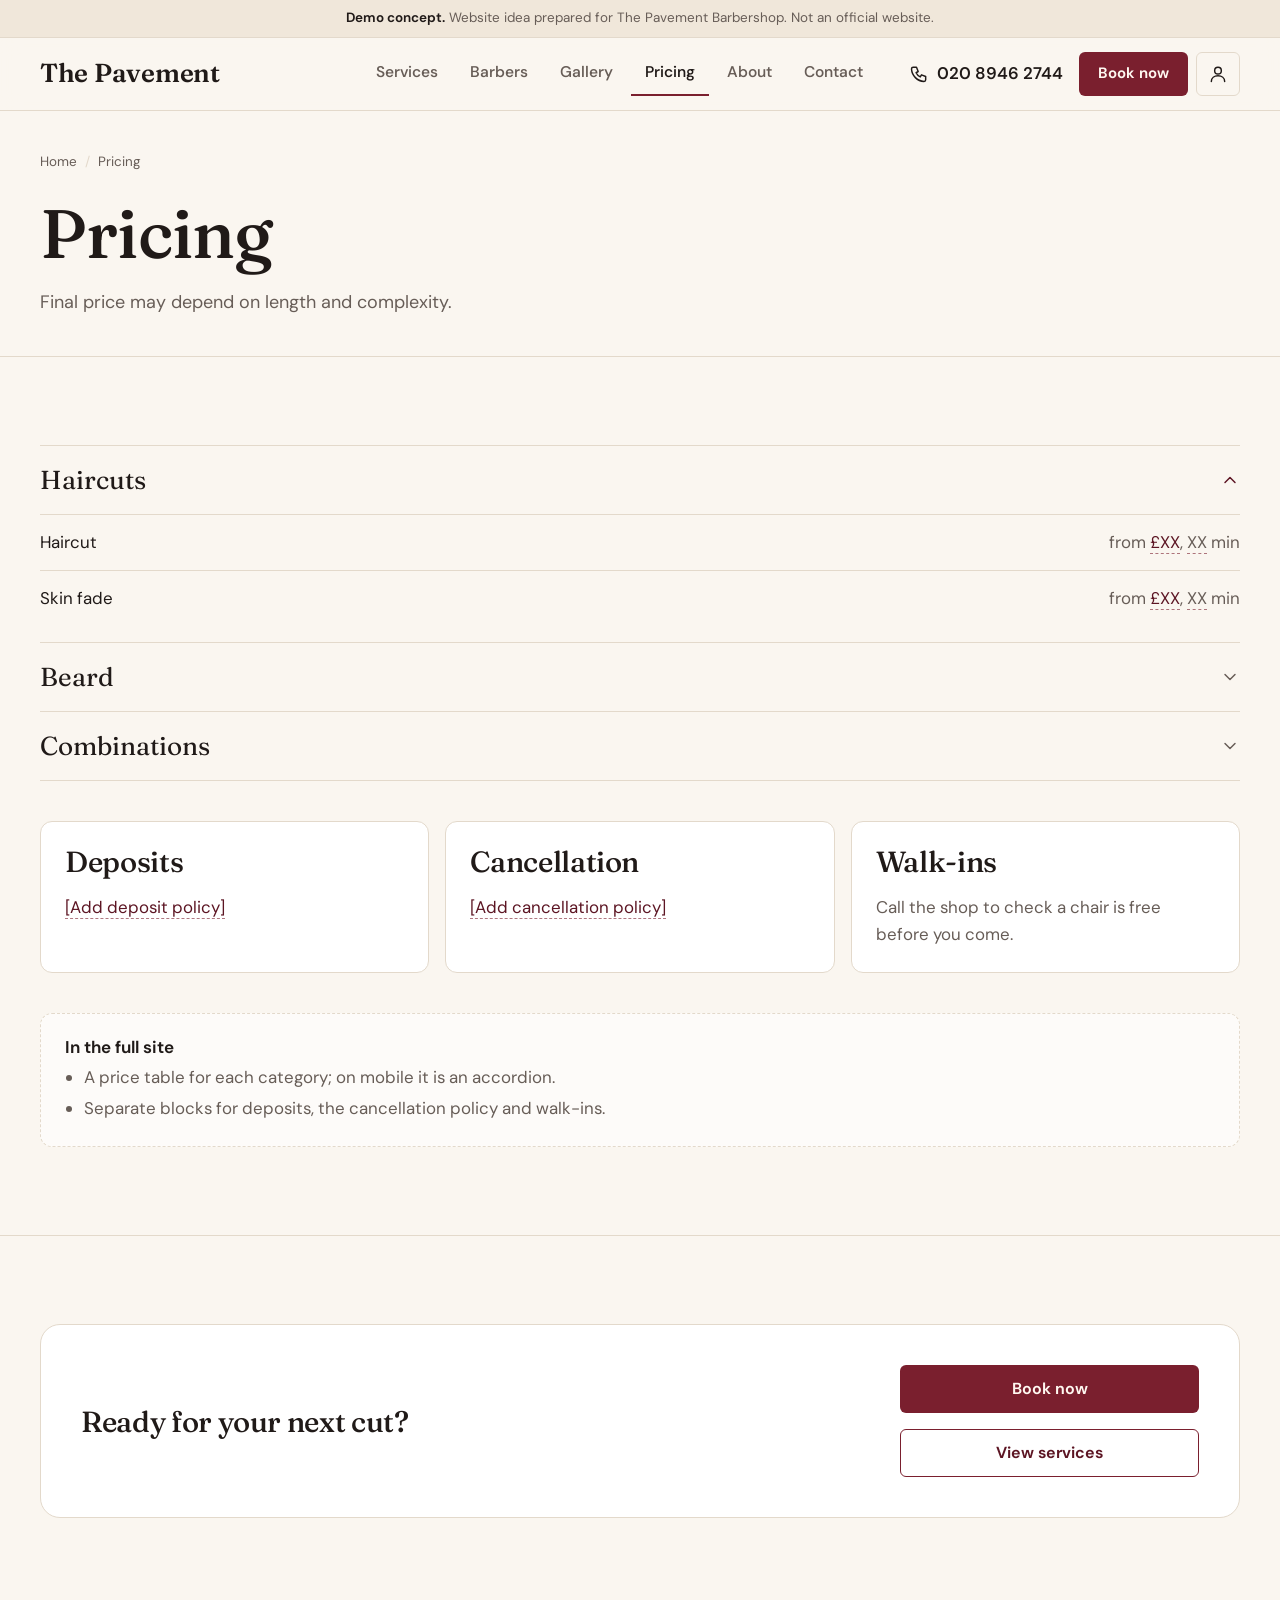
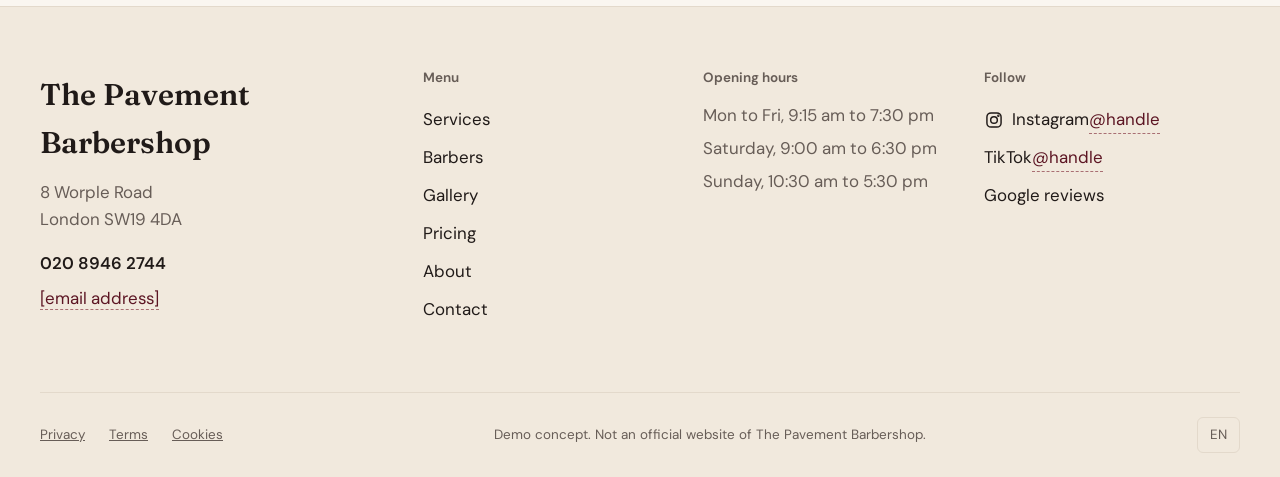
<file: pricing/index.html>
<!doctype html>
<html lang="en-GB">
<head>
<meta charset="utf-8">
<meta name="viewport" content="width=device-width, initial-scale=1">
<meta name="robots" content="noindex, nofollow">
<meta name="theme-color" content="#FAF6F0">
<title>Pricing | The Pavement Barbershop</title>
<meta name="description" content="Prices at The Pavement Barbershop in Wimbledon.">
<link rel="stylesheet" href="../assets/css/tokens.css">
<link rel="stylesheet" href="../assets/css/base.css">
</head>
<body>
<svg width="0" height="0" style="position:absolute" aria-hidden="true" focusable="false">
<symbol id="i-phone" viewBox="0 0 24 24"><path d="M5 4h4l2 5-2.5 1.5a11 11 0 0 0 5 5L15 13l5 2v4a2 2 0 0 1-2 2A16 16 0 0 1 3 6a2 2 0 0 1 2-2z"/></symbol>
<symbol id="i-pin" viewBox="0 0 24 24"><path d="M12 21s7-6.2 7-11a7 7 0 1 0-14 0c0 4.8 7 11 7 11z"/><circle cx="12" cy="10" r="2.5"/></symbol>
<symbol id="i-calendar" viewBox="0 0 24 24"><rect x="3.5" y="5" width="17" height="15.5" rx="2"/><path d="M3.5 10h17M8 3v4M16 3v4"/></symbol>
<symbol id="i-star" viewBox="0 0 24 24"><polygon points="12 2.5 14.9 8.6 21.5 9.4 16.6 14 17.9 20.6 12 17.4 6.1 20.6 7.4 14 2.5 9.4 9.1 8.6"/></symbol>
<symbol id="i-user" viewBox="0 0 24 24"><circle cx="12" cy="8" r="4"/><path d="M4 21c0-4.4 3.6-7 8-7s8 2.6 8 7"/></symbol>
<symbol id="i-menu" viewBox="0 0 24 24"><path d="M4 7h16M4 12h16M4 17h16"/></symbol>
<symbol id="i-close" viewBox="0 0 24 24"><path d="M6 6l12 12M18 6L6 18"/></symbol>
<symbol id="i-chevron" viewBox="0 0 24 24"><path d="M6 9l6 6 6-6"/></symbol>
<symbol id="i-prev" viewBox="0 0 24 24"><path d="M15 6l-6 6 6 6"/></symbol>
<symbol id="i-next" viewBox="0 0 24 24"><path d="M9 6l6 6-6 6"/></symbol>
<symbol id="i-insta" viewBox="0 0 24 24"><rect x="3.5" y="3.5" width="17" height="17" rx="5"/><circle cx="12" cy="12" r="4"/><circle cx="17.2" cy="6.8" r=".6"/></symbol>
</svg>
<a class="skip" href="#main">Skip to content</a>
<div class="demo-bar"><strong>Demo concept.</strong> Website idea prepared for The Pavement Barbershop. Not an official website.</div>
<header class="site-header">
  <div class="container header-row">
    <a class="brand" href="../index.html" aria-label="The Pavement Barbershop, home">The Pavement</a>
    <nav class="nav-desktop" aria-label="Main"><ul><li><a href="../services/index.html">Services</a></li><li><a href="../barbers/index.html">Barbers</a></li><li><a href="../gallery/index.html">Gallery</a></li><li><a href="../pricing/index.html" aria-current="page">Pricing</a></li><li><a href="../about/index.html">About</a></li><li><a href="../contact/index.html">Contact</a></li></ul></nav>
    <div class="header-actions">
      <a class="header-phone" href="tel:+442089462744"><svg class="i " aria-hidden="true"><use href="#i-phone"/></svg><span>020 8946 2744</span></a>
      <a class="btn btn-primary btn-sm" href="tel:+442089462744">Book now</a>
      <a class="icon-btn account-btn" href="#" aria-label="Account (part of the full site)" title="Account: part of the full site"><svg class="i " aria-hidden="true"><use href="#i-user"/></svg></a>
      <button class="icon-btn burger" type="button" aria-label="Open menu" aria-expanded="false" aria-controls="drawer" data-open-drawer><svg class="i " aria-hidden="true"><use href="#i-menu"/></svg></button>
    </div>
  </div>
</header>
<div class="drawer" id="drawer" role="dialog" aria-modal="true" aria-label="Menu" hidden>
  <div class="drawer-top">
    <span class="brand">The Pavement</span>
    <button class="icon-btn" type="button" aria-label="Close menu" data-close-drawer><svg class="i " aria-hidden="true"><use href="#i-close"/></svg></button>
  </div>
  <nav aria-label="Mobile"><ul><li><a href="../services/index.html">Services</a></li><li><a href="../barbers/index.html">Barbers</a></li><li><a href="../gallery/index.html">Gallery</a></li><li><a href="../pricing/index.html" aria-current="page">Pricing</a></li><li><a href="../about/index.html">About</a></li><li><a href="../contact/index.html">Contact</a></li></ul></nav>
  <div class="drawer-foot">
    <a class="btn btn-primary btn-block" href="tel:+442089462744">Book now</a>
    <a class="btn btn-ghost btn-block" href="tel:+442089462744"><svg class="i " aria-hidden="true"><use href="#i-phone"/></svg> Call 020 8946 2744</a>
    <address>8 Worple Road<br>London SW19 4DA</address>
  </div>
</div>
<main id="main">

<section class="page-hero"><div class="container">
  <nav aria-label="Breadcrumb"><ol class="breadcrumbs" role="list"><li><a href="../index.html">Home</a></li><li aria-current="page">Pricing</li></ol></nav>
  <h1>Pricing</h1>
  <p>Final price may depend on length and complexity.</p>
</div></section>
<section class="section"><div class="container">
  <div>
    <details class="acc" open><summary>Haircuts<svg class="i " aria-hidden="true"><use href="#i-chevron"/></svg></summary><div style="padding-bottom:16px"><div class="price-row"><span>Haircut</span><span>from <span class="todo">£XX</span>, <span class="todo">XX</span> min</span></div><div class="price-row"><span>Skin fade</span><span>from <span class="todo">£XX</span>, <span class="todo">XX</span> min</span></div></div></details>
    <details class="acc"><summary>Beard<svg class="i " aria-hidden="true"><use href="#i-chevron"/></svg></summary><div style="padding-bottom:16px"><div class="price-row"><span>Beard trim</span><span>from <span class="todo">£XX</span>, <span class="todo">XX</span> min</span></div></div></details>
    <details class="acc"><summary>Combinations<svg class="i " aria-hidden="true"><use href="#i-chevron"/></svg></summary><div style="padding-bottom:16px"><div class="price-row"><span>Haircut and beard</span><span>from <span class="todo">£XX</span>, <span class="todo">XX</span> min</span></div></div></details>
  </div>
  <div class="policy-grid">
    <div class="card"><h3>Deposits</h3><p class="muted"><span class="todo">[Add deposit policy]</span></p></div>
    <div class="card"><h3>Cancellation</h3><p class="muted"><span class="todo">[Add cancellation policy]</span></p></div>
    <div class="card"><h3>Walk-ins</h3><p class="muted">Call the shop to check a chair is free before you come.</p></div>
  </div>
  <aside class="plan"><h2>In the full site</h2><ul><li>A price table for each category; on mobile it is an accordion.</li><li>Separate blocks for deposits, the cancellation policy and walk-ins.</li></ul></aside>
</div></section>
<section class="section"><div class="container"><div class="page-cta">
  <h2>Ready for your next cut?</h2>
  <div class="cta-row" style="margin:0"><a class="btn btn-primary" href="tel:+442089462744">Book now</a><a class="btn btn-secondary" href="../services/index.html">View services</a></div>
</div></div></section>

</main>
<footer class="site-footer">
  <div class="container">
    <div class="footer-grid">
      <div>
        <div class="footer-brand">The Pavement Barbershop</div>
        <address style="margin-top:12px">8 Worple Road<br>London SW19 4DA</address>
        <p style="margin-top:12px"><a href="tel:+442089462744" style="font-weight:600">020 8946 2744</a></p>
        <p class="muted" style="margin-top:4px"><span class="todo">[email address]</span></p>
      </div>
      <div><h2>Menu</h2><ul><li><a href="../services/index.html">Services</a></li><li><a href="../barbers/index.html">Barbers</a></li><li><a href="../gallery/index.html">Gallery</a></li><li><a href="../pricing/index.html">Pricing</a></li><li><a href="../about/index.html">About</a></li><li><a href="../contact/index.html">Contact</a></li></ul></div>
      <div><h2>Opening hours</h2>
        <ul class="muted" style="gap:6px;font-variant-numeric:tabular-nums"><li>Mon to Fri, 9:15 am to 7:30 pm</li><li>Saturday, 9:00 am to 6:30 pm</li><li>Sunday, 10:30 am to 5:30 pm</li></ul>
      </div>
      <div><h2>Follow</h2><ul>
        <li><a href="#"><svg class="i " aria-hidden="true"><use href="#i-insta"/></svg>&nbsp; Instagram <span class="todo">@handle</span></a></li>
        <li><a href="#">TikTok <span class="todo">@handle</span></a></li>
        <li><a href="https://www.google.com/maps/place/?q=place_id:ChIJ3ZYFvbcIdkgRZ6V2a7i0GYI" target="_blank" rel="noopener">Google reviews</a></li>
      </ul></div>
    </div>
    <div class="footer-bottom">
      <ul><li><a href="#">Privacy</a></li><li><a href="#">Terms</a></li><li><a href="#">Cookies</a></li></ul>
      <span>Demo concept. Not an official website of The Pavement Barbershop.</span>
      <span class="lang" title="Language switch is part of the full site">EN</span>
    </div>
  </div>
</footer>
<nav class="mobile-bar" aria-label="Quick actions">
  <a class="is-primary" href="tel:+442089462744"><svg class="i " aria-hidden="true"><use href="#i-calendar"/></svg><span>Book</span></a>
  <a href="tel:+442089462744"><svg class="i " aria-hidden="true"><use href="#i-phone"/></svg><span>Call</span></a>
  <a href="https://www.google.com/maps/dir/?api=1&destination=8+Worple+Rd+London+SW19+4DA" target="_blank" rel="noopener"><svg class="i " aria-hidden="true"><use href="#i-pin"/></svg><span>Location</span></a>
</nav>
<div class="toast" role="status" aria-live="polite"></div>
<script src="../assets/js/config.js"></script>
<script src="../assets/js/site.js" defer></script>
</body>
</html>
</file>
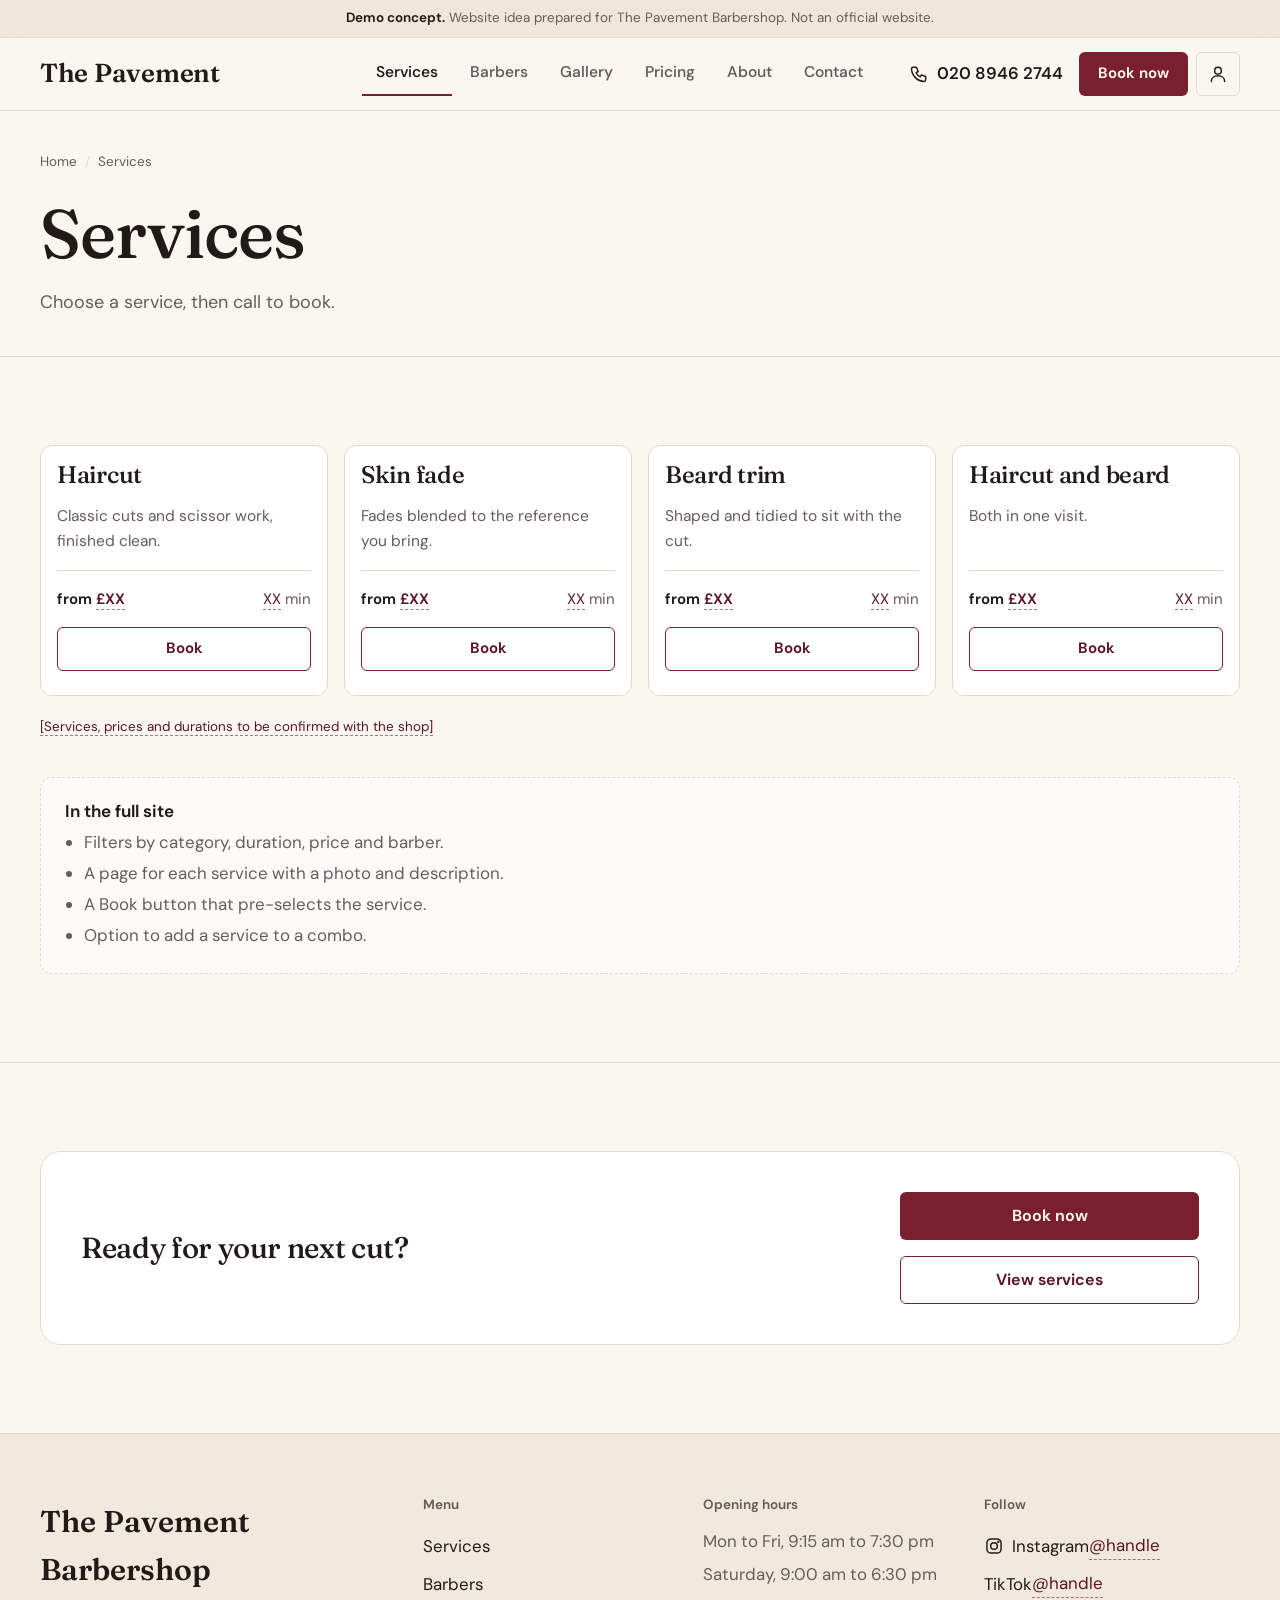
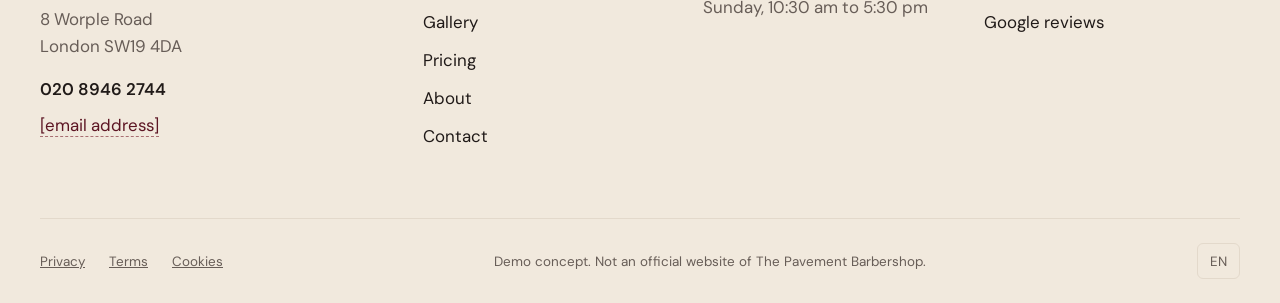
<file: services/services/index.html>
<!doctype html>
<html lang="en-GB">
<head>
<meta charset="utf-8">
<meta name="viewport" content="width=device-width, initial-scale=1">
<meta name="robots" content="noindex, nofollow">
<meta name="theme-color" content="#FAF6F0">
<title>Services | The Pavement Barbershop</title>
<meta name="description" content="Haircuts, skin fades and beard trims at The Pavement Barbershop in Wimbledon.">
<link rel="stylesheet" href="../assets/css/tokens.css">
<link rel="stylesheet" href="../assets/css/base.css">
</head>
<body>
<svg width="0" height="0" style="position:absolute" aria-hidden="true" focusable="false">
<symbol id="i-phone" viewBox="0 0 24 24"><path d="M5 4h4l2 5-2.5 1.5a11 11 0 0 0 5 5L15 13l5 2v4a2 2 0 0 1-2 2A16 16 0 0 1 3 6a2 2 0 0 1 2-2z"/></symbol>
<symbol id="i-pin" viewBox="0 0 24 24"><path d="M12 21s7-6.2 7-11a7 7 0 1 0-14 0c0 4.8 7 11 7 11z"/><circle cx="12" cy="10" r="2.5"/></symbol>
<symbol id="i-calendar" viewBox="0 0 24 24"><rect x="3.5" y="5" width="17" height="15.5" rx="2"/><path d="M3.5 10h17M8 3v4M16 3v4"/></symbol>
<symbol id="i-star" viewBox="0 0 24 24"><polygon points="12 2.5 14.9 8.6 21.5 9.4 16.6 14 17.9 20.6 12 17.4 6.1 20.6 7.4 14 2.5 9.4 9.1 8.6"/></symbol>
<symbol id="i-user" viewBox="0 0 24 24"><circle cx="12" cy="8" r="4"/><path d="M4 21c0-4.4 3.6-7 8-7s8 2.6 8 7"/></symbol>
<symbol id="i-menu" viewBox="0 0 24 24"><path d="M4 7h16M4 12h16M4 17h16"/></symbol>
<symbol id="i-close" viewBox="0 0 24 24"><path d="M6 6l12 12M18 6L6 18"/></symbol>
<symbol id="i-chevron" viewBox="0 0 24 24"><path d="M6 9l6 6 6-6"/></symbol>
<symbol id="i-prev" viewBox="0 0 24 24"><path d="M15 6l-6 6 6 6"/></symbol>
<symbol id="i-next" viewBox="0 0 24 24"><path d="M9 6l6 6-6 6"/></symbol>
<symbol id="i-insta" viewBox="0 0 24 24"><rect x="3.5" y="3.5" width="17" height="17" rx="5"/><circle cx="12" cy="12" r="4"/><circle cx="17.2" cy="6.8" r=".6"/></symbol>
</svg>
<a class="skip" href="#main">Skip to content</a>
<div class="demo-bar"><strong>Demo concept.</strong> Website idea prepared for The Pavement Barbershop. Not an official website.</div>
<header class="site-header">
  <div class="container header-row">
    <a class="brand" href="../index.html" aria-label="The Pavement Barbershop, home">The Pavement</a>
    <nav class="nav-desktop" aria-label="Main"><ul><li><a href="../services/index.html" aria-current="page">Services</a></li><li><a href="../barbers/index.html">Barbers</a></li><li><a href="../gallery/index.html">Gallery</a></li><li><a href="../pricing/index.html">Pricing</a></li><li><a href="../about/index.html">About</a></li><li><a href="../contact/index.html">Contact</a></li></ul></nav>
    <div class="header-actions">
      <a class="header-phone" href="tel:+442089462744"><svg class="i " aria-hidden="true"><use href="#i-phone"/></svg><span>020 8946 2744</span></a>
      <a class="btn btn-primary btn-sm" href="tel:+442089462744">Book now</a>
      <a class="icon-btn account-btn" href="#" aria-label="Account (part of the full site)" title="Account: part of the full site"><svg class="i " aria-hidden="true"><use href="#i-user"/></svg></a>
      <button class="icon-btn burger" type="button" aria-label="Open menu" aria-expanded="false" aria-controls="drawer" data-open-drawer><svg class="i " aria-hidden="true"><use href="#i-menu"/></svg></button>
    </div>
  </div>
</header>
<div class="drawer" id="drawer" role="dialog" aria-modal="true" aria-label="Menu" hidden>
  <div class="drawer-top">
    <span class="brand">The Pavement</span>
    <button class="icon-btn" type="button" aria-label="Close menu" data-close-drawer><svg class="i " aria-hidden="true"><use href="#i-close"/></svg></button>
  </div>
  <nav aria-label="Mobile"><ul><li><a href="../services/index.html" aria-current="page">Services</a></li><li><a href="../barbers/index.html">Barbers</a></li><li><a href="../gallery/index.html">Gallery</a></li><li><a href="../pricing/index.html">Pricing</a></li><li><a href="../about/index.html">About</a></li><li><a href="../contact/index.html">Contact</a></li></ul></nav>
  <div class="drawer-foot">
    <a class="btn btn-primary btn-block" href="tel:+442089462744">Book now</a>
    <a class="btn btn-ghost btn-block" href="tel:+442089462744"><svg class="i " aria-hidden="true"><use href="#i-phone"/></svg> Call 020 8946 2744</a>
    <address>8 Worple Road<br>London SW19 4DA</address>
  </div>
</div>
<main id="main">

<section class="page-hero"><div class="container">
  <nav aria-label="Breadcrumb"><ol class="breadcrumbs" role="list"><li><a href="../index.html">Home</a></li><li aria-current="page">Services</li></ol></nav>
  <h1>Services</h1>
  <p>Choose a service, then call to book.</p>
</div></section>
<section class="section"><div class="container">
  <div class="service-grid">
<article class="card service-card">
  <h3>Haircut</h3>
  <p>Classic cuts and scissor work, finished clean.</p>
  <div class="service-meta"><strong>from <span class="todo">£XX</span></strong><span class="muted"><span class="todo">XX</span> min</span></div>
  <a class="btn btn-secondary btn-sm" href="tel:+442089462744" aria-label="Book Haircut by phone">Book</a>
</article>
<article class="card service-card">
  <h3>Skin fade</h3>
  <p>Fades blended to the reference you bring.</p>
  <div class="service-meta"><strong>from <span class="todo">£XX</span></strong><span class="muted"><span class="todo">XX</span> min</span></div>
  <a class="btn btn-secondary btn-sm" href="tel:+442089462744" aria-label="Book Skin fade by phone">Book</a>
</article>
<article class="card service-card">
  <h3>Beard trim</h3>
  <p>Shaped and tidied to sit with the cut.</p>
  <div class="service-meta"><strong>from <span class="todo">£XX</span></strong><span class="muted"><span class="todo">XX</span> min</span></div>
  <a class="btn btn-secondary btn-sm" href="tel:+442089462744" aria-label="Book Beard trim by phone">Book</a>
</article>
<article class="card service-card">
  <h3>Haircut and beard</h3>
  <p>Both in one visit.</p>
  <div class="service-meta"><strong>from <span class="todo">£XX</span></strong><span class="muted"><span class="todo">XX</span> min</span></div>
  <a class="btn btn-secondary btn-sm" href="tel:+442089462744" aria-label="Book Haircut and beard by phone">Book</a>
</article>
  </div>
  <p class="caption" style="margin-top:20px"><span class="todo">[Services, prices and durations to be confirmed with the shop]</span></p>
  <aside class="plan"><h2>In the full site</h2><ul><li>Filters by category, duration, price and barber.</li><li>A page for each service with a photo and description.</li><li>A Book button that pre-selects the service.</li><li>Option to add a service to a combo.</li></ul></aside>
</div></section>
<section class="section"><div class="container"><div class="page-cta">
  <h2>Ready for your next cut?</h2>
  <div class="cta-row" style="margin:0"><a class="btn btn-primary" href="tel:+442089462744">Book now</a><a class="btn btn-secondary" href="../services/index.html">View services</a></div>
</div></div></section>

</main>
<footer class="site-footer">
  <div class="container">
    <div class="footer-grid">
      <div>
        <div class="footer-brand">The Pavement Barbershop</div>
        <address style="margin-top:12px">8 Worple Road<br>London SW19 4DA</address>
        <p style="margin-top:12px"><a href="tel:+442089462744" style="font-weight:600">020 8946 2744</a></p>
        <p class="muted" style="margin-top:4px"><span class="todo">[email address]</span></p>
      </div>
      <div><h2>Menu</h2><ul><li><a href="../services/index.html">Services</a></li><li><a href="../barbers/index.html">Barbers</a></li><li><a href="../gallery/index.html">Gallery</a></li><li><a href="../pricing/index.html">Pricing</a></li><li><a href="../about/index.html">About</a></li><li><a href="../contact/index.html">Contact</a></li></ul></div>
      <div><h2>Opening hours</h2>
        <ul class="muted" style="gap:6px;font-variant-numeric:tabular-nums"><li>Mon to Fri, 9:15 am to 7:30 pm</li><li>Saturday, 9:00 am to 6:30 pm</li><li>Sunday, 10:30 am to 5:30 pm</li></ul>
      </div>
      <div><h2>Follow</h2><ul>
        <li><a href="#"><svg class="i " aria-hidden="true"><use href="#i-insta"/></svg>&nbsp; Instagram <span class="todo">@handle</span></a></li>
        <li><a href="#">TikTok <span class="todo">@handle</span></a></li>
        <li><a href="https://www.google.com/maps/place/?q=place_id:ChIJ3ZYFvbcIdkgRZ6V2a7i0GYI" target="_blank" rel="noopener">Google reviews</a></li>
      </ul></div>
    </div>
    <div class="footer-bottom">
      <ul><li><a href="#">Privacy</a></li><li><a href="#">Terms</a></li><li><a href="#">Cookies</a></li></ul>
      <span>Demo concept. Not an official website of The Pavement Barbershop.</span>
      <span class="lang" title="Language switch is part of the full site">EN</span>
    </div>
  </div>
</footer>
<nav class="mobile-bar" aria-label="Quick actions">
  <a class="is-primary" href="tel:+442089462744"><svg class="i " aria-hidden="true"><use href="#i-calendar"/></svg><span>Book</span></a>
  <a href="tel:+442089462744"><svg class="i " aria-hidden="true"><use href="#i-phone"/></svg><span>Call</span></a>
  <a href="https://www.google.com/maps/dir/?api=1&destination=8+Worple+Rd+London+SW19+4DA" target="_blank" rel="noopener"><svg class="i " aria-hidden="true"><use href="#i-pin"/></svg><span>Location</span></a>
</nav>
<div class="toast" role="status" aria-live="polite"></div>
<script src="../assets/js/config.js"></script>
<script src="../assets/js/site.js" defer></script>
</body>
</html>
</file>
<file: assets/css/tokens.css>
/* Design tokens. Generated from the client config (theme block). */

@font-face {
  font-family: "DM Sans";
  font-weight: 100 1000;
  font-style: normal;
  font-display: swap;
  src: url("../fonts/dm-sans-latin-wght-normal.woff2") format("woff2");
}
@font-face {
  font-family: "Fraunces";
  font-weight: 100 900;
  font-style: normal;
  font-display: swap;
  src: url("../fonts/fraunces-latin-wght-normal.woff2") format("woff2");
}

:root {
  color-scheme: light;
  --color-bg: #FAF6F0;
  --color-surface: #FFFFFF;
  --color-border: #E3D9CB;
  --color-text: #201A18;
  --color-muted: #675D57;
  --color-accent: #7A1F2E;
  --color-accent-hover: #5C1523;
  --color-success: #2B7A47;
  --color-error: #B3261E;
  --color-on-accent: #FFF8F1;

  --bg-rgb: 250 246 240;
  --surface-rgb: 255 255 255;
  --accent-rgb: 122 31 46;
  --demo-bg: #F0E7DA;
  --footer-bg: #F1E9DD;
  --slot-a: #F1E8DC;
  --slot-b: #E8DCCB;
  --slot-c: #DFCFBA;
  --slot-grain: rgba(122,31,46,.045);

  --radius-sm: 6px;
  --radius-md: 12px;
  --radius-lg: 20px;

  --space-1: 4px;
  --space-2: 8px;
  --space-3: 16px;
  --space-4: 24px;
  --space-5: 40px;
  --space-6: 64px;

  --font-ui: "DM Sans", system-ui, -apple-system, "Segoe UI", sans-serif;
  --font-display: "Fraunces", Georgia, "Times New Roman", serif;

  --fs-h1: clamp(2.375rem, 1.4rem + 3.6vw, 4.5rem);
  --fs-h2: clamp(1.75rem, 1.2rem + 1.9vw, 3rem);
  --fs-h3: clamp(1.375rem, 1.1rem + 0.9vw, 2rem);
  --fs-body: clamp(1rem, 0.96rem + 0.12vw, 1.125rem);
  --fs-caption: clamp(0.8125rem, 0.8rem + 0.05vw, 0.875rem);

  --gutter: 20px;
  --container: 1200px;
  --header-h: 72px;
}

@media (min-width: 768px) { :root { --gutter: 32px; } }
@media (min-width: 1440px) { :root { --container: 1280px; } }
</file>
<file: assets/css/base.css>
/* Base, layout and components. Tokens live in tokens.css */

*, *::before, *::after { box-sizing: border-box; }
* { margin: 0; }
html { scroll-behavior: smooth; -webkit-text-size-adjust: 100%; }
body {
  background: var(--color-bg);
  color: var(--color-text);
  font-family: var(--font-ui);
  font-size: var(--fs-body);
  line-height: 1.6;
  -webkit-font-smoothing: antialiased;
  text-rendering: optimizeLegibility;
}
img, svg { display: block; max-width: 100%; }
a { color: inherit; }
button, input, select, textarea { font: inherit; color: inherit; }
ul[role="list"], ol[role="list"] { list-style: none; padding: 0; }

h1, h2, h3 {
  font-family: var(--font-display);
  font-weight: 500;
  line-height: 1.08;
  letter-spacing: -0.012em;
  text-wrap: balance;
}
h1 { font-size: var(--fs-h1); font-weight: 500; line-height: 1.1; }
h2 { font-size: var(--fs-h2); }
h3 { font-size: var(--fs-h3); }
p { max-width: 62ch; }
.caption { font-size: var(--fs-caption); color: var(--color-muted); }
.muted { color: var(--color-muted); }

:focus-visible { outline: 2px solid var(--color-accent-hover); outline-offset: 3px; border-radius: 3px; }

.skip {
  position: absolute; left: var(--space-3); top: -80px; z-index: 200;
  background: var(--color-accent); color: var(--color-on-accent);
  padding: 12px 18px; border-radius: var(--radius-sm); font-weight: 600; text-decoration: none;
}
.skip:focus { top: var(--space-3); }

.container { width: min(100% - 2 * var(--gutter), var(--container)); margin-inline: auto; }
.section { padding-block: 56px; }
.section + .section { border-top: 1px solid var(--color-border); }
.section-head { display: flex; flex-wrap: wrap; align-items: end; justify-content: space-between; gap: var(--space-3) var(--space-4); margin-bottom: var(--space-5); }
.section-head p { margin-top: var(--space-2); color: var(--color-muted); }

/* Placeholder text the owner must fill in */
.todo { color: var(--color-accent-hover); border-bottom: 1px dashed rgb(var(--accent-rgb) / .6); }
.split > *, .prose-grid > *, .loc-grid > *, .hero-grid > * { min-width: 0; }

/* Icons */
.i { width: 20px; height: 20px; flex: none; fill: none; stroke: currentColor; stroke-width: 1.75; stroke-linecap: round; stroke-linejoin: round; }
.i-fill { fill: currentColor; stroke: none; }

/* Buttons */
.btn {
  display: inline-flex; align-items: center; justify-content: center; gap: var(--space-2);
  min-height: 48px; padding: 0 24px;
  border: 1.5px solid transparent; border-radius: var(--radius-sm);
  font-weight: 650; font-size: 1rem; line-height: 1; text-decoration: none; white-space: nowrap;
  cursor: pointer; transition: background-color .16s, border-color .16s, color .16s;
}
.btn-primary { background: var(--color-accent); color: var(--color-on-accent); }
.btn-primary:hover { background: var(--color-accent-hover); }
.btn-secondary { border-color: var(--color-accent); color: var(--color-accent-hover); background: transparent; }
.btn-secondary:hover { background: rgb(var(--accent-rgb) / .12); }
.btn-ghost { color: var(--color-text); background: transparent; border-color: var(--color-border); }
.btn-ghost:hover { background: var(--color-surface); border-color: var(--color-muted); }
.btn-sm { min-height: 44px; padding: 0 18px; font-size: .9375rem; }
.btn-block { width: 100%; }

/* Demo notice */
.demo-bar { background: var(--demo-bg); border-bottom: 1px solid var(--color-border); color: var(--color-muted); font-size: var(--fs-caption); line-height: 1.4; padding: 9px var(--gutter); text-align: center; }
.demo-bar strong { color: var(--color-text); font-weight: 650; }

/* Header */
.site-header { position: sticky; top: 0; z-index: 60; background: rgb(var(--bg-rgb) / .94); backdrop-filter: blur(10px); -webkit-backdrop-filter: blur(10px); border-bottom: 1px solid var(--color-border); }
.header-row { display: flex; align-items: center; gap: var(--space-4); min-height: var(--header-h); }
.brand { font-family: var(--font-display); font-weight: 600; font-size: 1.625rem; letter-spacing: -0.01em; text-decoration: none; margin-right: auto; white-space: nowrap; }
.nav-desktop { display: none; }
.nav-desktop ul { display: flex; gap: var(--space-1); list-style: none; padding: 0; }
.nav-desktop a { display: inline-flex; align-items: center; min-height: 44px; padding: 0 14px; color: var(--color-muted); text-decoration: none; font-weight: 550; font-size: .9688rem; border-bottom: 2px solid transparent; }
.nav-desktop a:hover { color: var(--color-text); }
.nav-desktop a[aria-current="page"] { color: var(--color-text); border-bottom-color: var(--color-accent); }
.header-actions { display: flex; align-items: center; gap: var(--space-2); }
.header-phone { display: none; align-items: center; gap: var(--space-2); min-height: 44px; padding: 0 var(--space-2); text-decoration: none; font-weight: 600; font-variant-numeric: tabular-nums; }
.header-phone:hover { color: var(--color-accent-hover); }
.icon-btn { display: inline-flex; align-items: center; justify-content: center; width: 44px; height: 44px; border: 1px solid var(--color-border); border-radius: var(--radius-sm); background: transparent; color: var(--color-text); cursor: pointer; text-decoration: none; }
.icon-btn:hover { background: var(--color-surface); border-color: var(--color-muted); }
.account-btn { display: none; }

/* Full-screen drawer menu */
.drawer { position: fixed; inset: 0; z-index: 100; background: var(--color-bg); padding: var(--space-3) var(--gutter) var(--space-5); overflow-y: auto; display: flex; flex-direction: column; }
.drawer[hidden] { display: none; }
.drawer-top { display: flex; align-items: center; justify-content: space-between; min-height: 56px; }
.drawer nav ul { list-style: none; padding: 0; margin-top: var(--space-4); }
.drawer nav a { display: flex; align-items: center; min-height: 64px; border-bottom: 1px solid var(--color-border); font-family: var(--font-display); font-size: 2rem; font-weight: 500; text-decoration: none; }
.drawer nav a[aria-current="page"] { color: var(--color-accent-hover); }
.drawer-foot { margin-top: auto; padding-top: var(--space-5); display: grid; gap: var(--space-3); }
.drawer-foot address { font-style: normal; color: var(--color-muted); }

/* Mobile action bar */
.mobile-bar { position: fixed; left: 0; right: 0; bottom: 0; z-index: 55; display: grid; grid-template-columns: 1.3fr 1fr 1fr; gap: var(--space-2); padding: var(--space-2) var(--space-2) calc(var(--space-2) + env(safe-area-inset-bottom)); background: rgb(var(--bg-rgb) / .97); border-top: 1px solid var(--color-border); }
.mobile-bar a { display: flex; flex-direction: column; align-items: center; justify-content: center; gap: 2px; min-height: 52px; border-radius: var(--radius-sm); text-decoration: none; font-size: .8125rem; font-weight: 650; color: var(--color-text); border: 1px solid var(--color-border); }
.mobile-bar a.is-primary { background: var(--color-accent); color: var(--color-on-accent); border-color: var(--color-accent); }
body { padding-bottom: 76px; }

/* Hero */
.hero { padding-block: 32px 56px; }
.hero-grid { display: grid; gap: var(--space-5); align-items: center; }
.hero h1 { max-width: 14ch; }
.hero-sub { margin-top: var(--space-3); font-size: clamp(1.0625rem, 1rem + .35vw, 1.3125rem); color: var(--color-muted); max-width: 34ch; line-height: 1.5; }
.cta-row { display: flex; flex-wrap: wrap; gap: var(--space-3); margin-top: var(--space-4); }
.cta-row .btn { flex: 1 1 200px; }
.call-hint { margin-top: var(--space-3); font-size: var(--fs-caption); color: var(--color-muted); }
.call-hint a { color: var(--color-text); font-weight: 600; text-decoration-color: var(--color-accent); text-underline-offset: 3px; }
.trust { display: flex; flex-wrap: wrap; gap: var(--space-3) var(--space-4); margin-top: var(--space-5); padding-top: var(--space-4); border-top: 1px solid var(--color-border); list-style: none; padding-left: 0; }
.trust li { display: flex; align-items: center; gap: var(--space-2); font-size: .9375rem; }
.stars { display: inline-flex; gap: 2px; color: var(--color-accent); }
.stars .i { width: 16px; height: 16px; }
.status { display: inline-flex; align-items: center; gap: var(--space-2); }
.status::before { content: ""; width: 9px; height: 9px; border-radius: 50%; background: var(--color-muted); }
.status[data-state="open"]::before { background: var(--color-success); }
.status[data-state="closed"]::before { background: var(--color-error); }

.photo-slot {
  position: relative; overflow: hidden; border: 1px solid var(--color-border);
  background:
    repeating-linear-gradient(100deg, var(--slot-grain) 0 2px, transparent 2px 10px),
    linear-gradient(165deg, var(--slot-a) 0%, var(--slot-b) 58%, var(--slot-c) 100%);
}
.photo-slot::before { content: ""; position: absolute; inset: 14px; border: 1px solid rgb(var(--accent-rgb) / .4); border-radius: calc(var(--radius-md) - 2px); pointer-events: none; }
.photo-slot > span { position: absolute; left: 28px; bottom: 24px; right: 28px; font-size: var(--fs-caption); color: var(--color-muted); }
.hero-media { border-radius: var(--radius-lg); aspect-ratio: 16 / 11; }
.hero-media::after { content: ""; position: absolute; left: 0; right: 0; top: 0; height: 2px; background: var(--color-accent-hover); opacity: 0; animation: sweep 1.5s cubic-bezier(.3,.6,.3,1) .5s 1 both; }
@keyframes sweep { 0% { top: 0; opacity: 1; } 100% { top: 100%; opacity: 0; } }

/* Service cards */
.service-grid { display: grid; gap: var(--space-3); grid-template-columns: repeat(2, minmax(0, 1fr)); }
.card { background: var(--color-surface); border: 1px solid var(--color-border); border-radius: var(--radius-md); padding: var(--space-4); display: flex; flex-direction: column; gap: var(--space-3); }
.service-card h3 { font-size: 1.75rem; }
.service-card p { color: var(--color-muted); font-size: .9688rem; }
.service-meta { margin-top: auto; display: flex; flex-wrap: wrap; justify-content: space-between; gap: var(--space-1) var(--space-3); padding-top: var(--space-3); border-top: 1px solid var(--color-border); font-size: .9375rem; font-variant-numeric: tabular-nums; }
.service-meta strong { font-weight: 650; }
.service-grid .btn { width: 100%; }
.service-card:last-child:nth-child(odd) { grid-column: 1 / -1; }

/* Barber cards */
.barber-grid { display: grid; gap: var(--space-4) var(--space-3); grid-template-columns: repeat(2, minmax(0, 1fr)); }
.barber-card { display: flex; flex-direction: column; gap: var(--space-3); }
.barber-card .photo-slot { aspect-ratio: 4 / 5; border-radius: var(--radius-md); }
.barber-card .photo-slot::before { inset: 10px; }
.barber-card .photo-slot > span { left: 20px; bottom: 18px; }
.barber-info { display: grid; gap: var(--space-1); }
.barber-info h3 { font-size: 1.5rem; }
.rating-line { display: inline-flex; align-items: center; gap: var(--space-2); font-size: .9375rem; }

/* Gallery */
.chips { display: flex; flex-wrap: wrap; gap: var(--space-2); margin-bottom: var(--space-4); }
.chip { min-height: 44px; padding: 0 18px; border: 1px solid var(--color-border); border-radius: 999px; background: transparent; color: var(--color-muted); font-weight: 600; font-size: .9375rem; cursor: pointer; }
.chip:hover { color: var(--color-text); border-color: var(--color-muted); }
.chip[aria-pressed="true"] { background: var(--color-text); border-color: var(--color-text); color: var(--color-bg); }
.gallery-grid { columns: 2 140px; column-gap: var(--space-3); }
.tile { position: relative; break-inside: avoid; margin-bottom: var(--space-3); border-radius: var(--radius-md); }
.tile .photo-slot { border-radius: var(--radius-md); width: 100%; }
.tile .photo-slot::before { inset: 9px; }
.tile.t-tall .photo-slot { aspect-ratio: 4 / 5; }
.tile.t-sq .photo-slot { aspect-ratio: 1; }
.tile.t-wide .photo-slot { aspect-ratio: 5 / 4; }
.tile .photo-slot > span { left: 18px; bottom: 16px; font-weight: 600; color: var(--color-text); }
.tile[hidden] { display: none; }

/* Why us */
.why-grid { display: grid; gap: var(--space-5); }
.why-list { list-style: none; padding: 0; }
.why-list li { padding: var(--space-4) 0; border-top: 1px solid var(--color-border); display: grid; gap: var(--space-2); }
.why-list li:last-child { border-bottom: 1px solid var(--color-border); }
.why-list h3 { font-size: 1.625rem; }
.why-list p { color: var(--color-muted); }

/* Reviews */
.review-head { display: flex; flex-wrap: wrap; align-items: center; gap: var(--space-2) var(--space-4); }
.review-score { font-family: var(--font-display); font-size: 3.5rem; line-height: 1; font-weight: 500; }
.carousel { display: flex; gap: var(--space-3); overflow-x: auto; scroll-snap-type: x mandatory; padding-bottom: var(--space-3); scrollbar-width: thin; scrollbar-color: var(--color-border) transparent; }
.review { flex: 0 0 min(86%, 420px); scroll-snap-align: start; }
.review blockquote { font-family: var(--font-display); font-size: 1.375rem; line-height: 1.35; font-weight: 450; }
.review footer { margin-top: auto; display: flex; align-items: center; justify-content: space-between; gap: var(--space-3); }
.carousel-controls { display: none; gap: var(--space-2); }

/* Location */
.loc-grid { display: grid; gap: var(--space-5); }
.loc-card address { font-style: normal; font-size: 1.1875rem; line-height: 1.5; }
.hours { width: 100%; border-collapse: collapse; margin-top: var(--space-3); font-variant-numeric: tabular-nums; }
.hours th, .hours td { padding: 11px 0; border-bottom: 1px solid var(--color-border); font-weight: 400; text-align: left; }
.hours td { text-align: right; }
.hours tr.is-today th, .hours tr.is-today td { color: var(--color-accent-hover); font-weight: 650; }
.map-frame { border: 1px solid var(--color-border); border-radius: var(--radius-lg); overflow: hidden; background: var(--color-surface); min-height: 340px; }
.map-frame iframe { width: 100%; height: 100%; min-height: 340px; border: 0; display: block; filter: grayscale(.85) invert(.92) contrast(.9); }
.loc-actions { display: flex; flex-wrap: wrap; gap: var(--space-3); margin-top: var(--space-4); }

/* Social strip */
.strip { display: grid; grid-template-columns: repeat(3, minmax(0, 1fr)); gap: var(--space-2); }
.strip .photo-slot { aspect-ratio: 1; border-radius: var(--radius-sm); }
.strip .photo-slot::before { inset: 6px; }
.social-links { display: flex; flex-wrap: wrap; gap: var(--space-3); margin-top: var(--space-4); }

/* FAQ */
.faq { max-width: 820px; }
.faq details { border-top: 1px solid var(--color-border); }
.faq details:last-child { border-bottom: 1px solid var(--color-border); }
.faq summary { display: flex; align-items: center; justify-content: space-between; gap: var(--space-3); min-height: 64px; padding: var(--space-2) 0; cursor: pointer; list-style: none; font-weight: 600; font-size: 1.0625rem; }
.faq summary::-webkit-details-marker { display: none; }
.faq summary .i { transition: transform .2s; color: var(--color-muted); }
.faq details[open] summary .i { transform: rotate(180deg); color: var(--color-accent-hover); }
.faq .answer { padding: 0 0 var(--space-4); color: var(--color-muted); }

/* Footer */
.site-footer { border-top: 1px solid var(--color-border); background: var(--footer-bg); padding-block: var(--space-6) var(--space-4); }
.footer-grid { display: grid; gap: var(--space-5) var(--space-4); grid-template-columns: repeat(2, minmax(0, 1fr)); }
.footer-grid > :first-child { grid-column: 1 / -1; }
.footer-grid h2 { font-family: var(--font-ui); font-size: var(--fs-caption); font-weight: 650; color: var(--color-muted); margin-bottom: var(--space-3); letter-spacing: 0; }
.footer-grid ul { list-style: none; padding: 0; display: grid; gap: 2px; }
.footer-grid a { display: inline-flex; align-items: center; min-height: 36px; text-decoration: none; color: var(--color-text); }
.footer-grid a:hover { color: var(--color-accent-hover); }
.footer-grid address { font-style: normal; color: var(--color-muted); line-height: 1.6; }
.footer-brand { font-family: var(--font-display); font-size: 1.875rem; font-weight: 600; }
.footer-bottom { display: flex; flex-wrap: wrap; align-items: center; justify-content: space-between; gap: var(--space-3); margin-top: var(--space-6); padding-top: var(--space-4); border-top: 1px solid var(--color-border); font-size: var(--fs-caption); color: var(--color-muted); }
.footer-bottom ul { display: flex; flex-wrap: wrap; gap: 0 var(--space-4); list-style: none; padding: 0; }
.footer-bottom a { color: var(--color-muted); display: inline-flex; min-height: 36px; align-items: center; }
.lang { display: inline-flex; align-items: center; min-height: 36px; padding: 0 12px; border: 1px solid var(--color-border); border-radius: var(--radius-sm); }

/* Inner pages */
.page-hero { padding-block: 40px 40px; border-bottom: 1px solid var(--color-border); }
.breadcrumbs { display: flex; flex-wrap: wrap; gap: var(--space-2); list-style: none; padding: 0; margin-bottom: var(--space-4); font-size: var(--fs-caption); color: var(--color-muted); }
.breadcrumbs li + li::before { content: "/"; margin-right: var(--space-2); color: var(--color-border); }
.breadcrumbs a { text-decoration: none; }
.breadcrumbs a:hover { color: var(--color-text); }
.page-hero p { margin-top: var(--space-3); color: var(--color-muted); font-size: 1.125rem; }
.plan { margin-top: var(--space-5); border: 1px dashed var(--color-border); border-radius: var(--radius-md); padding: var(--space-4); background: rgb(var(--surface-rgb) / .6); }
.plan h2 { font-family: var(--font-ui); font-size: 1.0625rem; font-weight: 650; letter-spacing: 0; margin-bottom: var(--space-2); }
.plan ul { padding-left: 1.1em; color: var(--color-muted); display: grid; gap: 4px; }
.page-cta { display: flex; flex-wrap: wrap; align-items: center; justify-content: space-between; gap: var(--space-4); padding: var(--space-5); background: var(--color-surface); border: 1px solid var(--color-border); border-radius: var(--radius-lg); }
.page-cta h2 { font-size: var(--fs-h3); max-width: 20ch; }

.acc { border-top: 1px solid var(--color-border); }
.acc:last-of-type { border-bottom: 1px solid var(--color-border); }
.acc summary { display: flex; align-items: center; justify-content: space-between; min-height: 68px; cursor: pointer; list-style: none; font-family: var(--font-display); font-size: 1.625rem; }
.acc summary::-webkit-details-marker { display: none; }
.acc summary .i { transition: transform .2s; color: var(--color-muted); }
.acc[open] summary .i { transform: rotate(180deg); color: var(--color-accent-hover); }
.price-row { display: flex; flex-wrap: wrap; justify-content: space-between; gap: var(--space-1) var(--space-3); padding: 14px 0; border-top: 1px solid var(--color-border); font-variant-numeric: tabular-nums; }
.price-row span:last-child { color: var(--color-muted); }
.policy-grid { display: grid; gap: var(--space-3); margin-top: var(--space-5); }

.prose-grid { display: grid; gap: var(--space-4); }
.prose-grid h2 { font-size: var(--fs-h3); }
.prose-grid p { color: var(--color-muted); margin-top: var(--space-2); }
.split { display: grid; gap: var(--space-5); }

/* Forms */
.form { display: grid; gap: var(--space-3); }
.field { display: grid; gap: 6px; }
.field label { font-weight: 600; font-size: .9375rem; }
.field input, .field select, .field textarea { width: 100%; min-height: 48px; padding: 12px 14px; background: var(--color-surface); border: 1px solid var(--color-border); border-radius: var(--radius-sm); }
.field textarea { min-height: 140px; resize: vertical; }
.field input:hover, .field select:hover, .field textarea:hover { border-color: var(--color-muted); }
.field input:focus-visible, .field select:focus-visible, .field textarea:focus-visible { outline: 2px solid var(--color-accent-hover); outline-offset: 1px; border-color: var(--color-accent-hover); }
.field .hint { font-size: var(--fs-caption); color: var(--color-muted); }
.field.is-invalid input, .field.is-invalid textarea, .field.is-invalid select { border-color: var(--color-error); }
.field .error { display: none; font-size: var(--fs-caption); color: var(--color-error); }
.field.is-invalid .error { display: block; }
.check { display: flex; gap: var(--space-3); align-items: flex-start; font-size: .9375rem; color: var(--color-muted); }
.check input { width: 22px; height: 22px; margin-top: 2px; accent-color: var(--color-accent); flex: none; }

.toast { position: fixed; left: 50%; bottom: 92px; z-index: 120; transform: translate(-50%, 20px); opacity: 0; pointer-events: none; max-width: min(92vw, 420px); padding: 14px 20px; background: var(--color-text); color: var(--color-bg); border-radius: var(--radius-sm); font-weight: 600; transition: opacity .2s, transform .2s; }
.toast.show { opacity: 1; transform: translate(-50%, 0); }

/* Tablet 768+ */
@media (min-width: 768px) {
  .section { padding-block: 88px; }
  .hero { padding-block: 56px 80px; }
  .service-grid { grid-template-columns: repeat(3, minmax(0, 1fr)); }
  .service-card:last-child:nth-child(odd) { grid-column: auto; }
  .barber-grid { grid-template-columns: repeat(var(--n, 4), minmax(0, 1fr)); gap: var(--space-4); }
  .gallery-grid { columns: 3; column-gap: var(--space-3); }
  .strip { grid-template-columns: repeat(6, minmax(0, 1fr)); }
  .footer-grid { grid-template-columns: 1.4fr 1fr 1fr 1fr; }
  .footer-grid > :first-child { grid-column: auto; }
  .why-grid { grid-template-columns: 1fr 1.3fr; gap: var(--space-6); }
  .why-grid > :first-child { position: sticky; top: calc(var(--header-h) + 24px); align-self: start; }
  .loc-grid { grid-template-columns: 1fr 1.15fr; gap: var(--space-6); }
  .carousel-controls { display: flex; }
  .split { grid-template-columns: 1fr 1fr; gap: var(--space-6); }
  .policy-grid { grid-template-columns: repeat(3, minmax(0, 1fr)); }
  .prose-grid { grid-template-columns: repeat(2, minmax(0, 1fr)); gap: var(--space-5) var(--space-6); }
  .mobile-bar { display: none; }
  body { padding-bottom: 0; }
  .toast { bottom: 32px; }
  .account-btn { display: inline-flex; }
}

/* Laptop 1024+ */
@media (min-width: 1024px) {
  .nav-desktop { display: block; }
  .burger { display: none; }
  .hero-grid { grid-template-columns: 1.08fr .92fr; gap: var(--space-6); }
  .hero-media { aspect-ratio: 4 / 5; }
  .service-grid { grid-template-columns: repeat(auto-fit, minmax(190px, 1fr)); }
  .service-card h3 { font-size: 1.5rem; }
  .service-card { padding: var(--space-3) var(--space-3) var(--space-4); }
  .gallery-grid { columns: 3; }
}

/* Wide laptops: room for the phone number in the header */
@media (min-width: 1200px) {
  .header-phone { display: inline-flex; }
}

/* Narrow phones */
@media (max-width: 419px) {
  .header-row { gap: var(--space-2); }
  .brand { font-size: 1.25rem; }
  .header-actions .btn-sm { padding: 0 14px; }
}

/* Mobile S */
@media (max-width: 374px) {
  .btn { padding: 0 16px; }
  .service-grid, .barber-grid { grid-template-columns: 1fr; }
}

@media (prefers-reduced-motion: reduce) {
  html { scroll-behavior: auto; }
  *, *::before, *::after { transition: none !important; animation: none !important; }
}

/* Review-led layout (reviews directly under the hero) */
.carousel.wide .review { flex-basis: min(88%, 520px); }
.carousel.wide .review blockquote { font-size: 1.5rem; }
.review-count { font-size: var(--fs-caption); color: var(--color-muted); margin-top: 4px; }
.review-count strong { color: var(--color-text); font-weight: 650; }
</file>
<file: services/assets/css/tokens.css>
/* Design tokens. Generated from the client config (theme block). */

@font-face {
  font-family: "DM Sans";
  font-weight: 100 1000;
  font-style: normal;
  font-display: swap;
  src: url("../fonts/dm-sans-latin-wght-normal.woff2") format("woff2");
}
@font-face {
  font-family: "Fraunces";
  font-weight: 100 900;
  font-style: normal;
  font-display: swap;
  src: url("../fonts/fraunces-latin-wght-normal.woff2") format("woff2");
}

:root {
  color-scheme: light;
  --color-bg: #FAF6F0;
  --color-surface: #FFFFFF;
  --color-border: #E3D9CB;
  --color-text: #201A18;
  --color-muted: #675D57;
  --color-accent: #7A1F2E;
  --color-accent-hover: #5C1523;
  --color-success: #2B7A47;
  --color-error: #B3261E;
  --color-on-accent: #FFF8F1;

  --bg-rgb: 250 246 240;
  --surface-rgb: 255 255 255;
  --accent-rgb: 122 31 46;
  --demo-bg: #F0E7DA;
  --footer-bg: #F1E9DD;
  --slot-a: #F1E8DC;
  --slot-b: #E8DCCB;
  --slot-c: #DFCFBA;
  --slot-grain: rgba(122,31,46,.045);

  --radius-sm: 6px;
  --radius-md: 12px;
  --radius-lg: 20px;

  --space-1: 4px;
  --space-2: 8px;
  --space-3: 16px;
  --space-4: 24px;
  --space-5: 40px;
  --space-6: 64px;

  --font-ui: "DM Sans", system-ui, -apple-system, "Segoe UI", sans-serif;
  --font-display: "Fraunces", Georgia, "Times New Roman", serif;

  --fs-h1: clamp(2.375rem, 1.4rem + 3.6vw, 4.5rem);
  --fs-h2: clamp(1.75rem, 1.2rem + 1.9vw, 3rem);
  --fs-h3: clamp(1.375rem, 1.1rem + 0.9vw, 2rem);
  --fs-body: clamp(1rem, 0.96rem + 0.12vw, 1.125rem);
  --fs-caption: clamp(0.8125rem, 0.8rem + 0.05vw, 0.875rem);

  --gutter: 20px;
  --container: 1200px;
  --header-h: 72px;
}

@media (min-width: 768px) { :root { --gutter: 32px; } }
@media (min-width: 1440px) { :root { --container: 1280px; } }
</file>
<file: services/assets/css/base.css>
/* Base, layout and components. Tokens live in tokens.css */

*, *::before, *::after { box-sizing: border-box; }
* { margin: 0; }
html { scroll-behavior: smooth; -webkit-text-size-adjust: 100%; }
body {
  background: var(--color-bg);
  color: var(--color-text);
  font-family: var(--font-ui);
  font-size: var(--fs-body);
  line-height: 1.6;
  -webkit-font-smoothing: antialiased;
  text-rendering: optimizeLegibility;
}
img, svg { display: block; max-width: 100%; }
a { color: inherit; }
button, input, select, textarea { font: inherit; color: inherit; }
ul[role="list"], ol[role="list"] { list-style: none; padding: 0; }

h1, h2, h3 {
  font-family: var(--font-display);
  font-weight: 500;
  line-height: 1.08;
  letter-spacing: -0.012em;
  text-wrap: balance;
}
h1 { font-size: var(--fs-h1); font-weight: 500; line-height: 1.1; }
h2 { font-size: var(--fs-h2); }
h3 { font-size: var(--fs-h3); }
p { max-width: 62ch; }
.caption { font-size: var(--fs-caption); color: var(--color-muted); }
.muted { color: var(--color-muted); }

:focus-visible { outline: 2px solid var(--color-accent-hover); outline-offset: 3px; border-radius: 3px; }

.skip {
  position: absolute; left: var(--space-3); top: -80px; z-index: 200;
  background: var(--color-accent); color: var(--color-on-accent);
  padding: 12px 18px; border-radius: var(--radius-sm); font-weight: 600; text-decoration: none;
}
.skip:focus { top: var(--space-3); }

.container { width: min(100% - 2 * var(--gutter), var(--container)); margin-inline: auto; }
.section { padding-block: 56px; }
.section + .section { border-top: 1px solid var(--color-border); }
.section-head { display: flex; flex-wrap: wrap; align-items: end; justify-content: space-between; gap: var(--space-3) var(--space-4); margin-bottom: var(--space-5); }
.section-head p { margin-top: var(--space-2); color: var(--color-muted); }

/* Placeholder text the owner must fill in */
.todo { color: var(--color-accent-hover); border-bottom: 1px dashed rgb(var(--accent-rgb) / .6); }
.split > *, .prose-grid > *, .loc-grid > *, .hero-grid > * { min-width: 0; }

/* Icons */
.i { width: 20px; height: 20px; flex: none; fill: none; stroke: currentColor; stroke-width: 1.75; stroke-linecap: round; stroke-linejoin: round; }
.i-fill { fill: currentColor; stroke: none; }

/* Buttons */
.btn {
  display: inline-flex; align-items: center; justify-content: center; gap: var(--space-2);
  min-height: 48px; padding: 0 24px;
  border: 1.5px solid transparent; border-radius: var(--radius-sm);
  font-weight: 650; font-size: 1rem; line-height: 1; text-decoration: none; white-space: nowrap;
  cursor: pointer; transition: background-color .16s, border-color .16s, color .16s;
}
.btn-primary { background: var(--color-accent); color: var(--color-on-accent); }
.btn-primary:hover { background: var(--color-accent-hover); }
.btn-secondary { border-color: var(--color-accent); color: var(--color-accent-hover); background: transparent; }
.btn-secondary:hover { background: rgb(var(--accent-rgb) / .12); }
.btn-ghost { color: var(--color-text); background: transparent; border-color: var(--color-border); }
.btn-ghost:hover { background: var(--color-surface); border-color: var(--color-muted); }
.btn-sm { min-height: 44px; padding: 0 18px; font-size: .9375rem; }
.btn-block { width: 100%; }

/* Demo notice */
.demo-bar { background: var(--demo-bg); border-bottom: 1px solid var(--color-border); color: var(--color-muted); font-size: var(--fs-caption); line-height: 1.4; padding: 9px var(--gutter); text-align: center; }
.demo-bar strong { color: var(--color-text); font-weight: 650; }

/* Header */
.site-header { position: sticky; top: 0; z-index: 60; background: rgb(var(--bg-rgb) / .94); backdrop-filter: blur(10px); -webkit-backdrop-filter: blur(10px); border-bottom: 1px solid var(--color-border); }
.header-row { display: flex; align-items: center; gap: var(--space-4); min-height: var(--header-h); }
.brand { font-family: var(--font-display); font-weight: 600; font-size: 1.625rem; letter-spacing: -0.01em; text-decoration: none; margin-right: auto; white-space: nowrap; }
.nav-desktop { display: none; }
.nav-desktop ul { display: flex; gap: var(--space-1); list-style: none; padding: 0; }
.nav-desktop a { display: inline-flex; align-items: center; min-height: 44px; padding: 0 14px; color: var(--color-muted); text-decoration: none; font-weight: 550; font-size: .9688rem; border-bottom: 2px solid transparent; }
.nav-desktop a:hover { color: var(--color-text); }
.nav-desktop a[aria-current="page"] { color: var(--color-text); border-bottom-color: var(--color-accent); }
.header-actions { display: flex; align-items: center; gap: var(--space-2); }
.header-phone { display: none; align-items: center; gap: var(--space-2); min-height: 44px; padding: 0 var(--space-2); text-decoration: none; font-weight: 600; font-variant-numeric: tabular-nums; }
.header-phone:hover { color: var(--color-accent-hover); }
.icon-btn { display: inline-flex; align-items: center; justify-content: center; width: 44px; height: 44px; border: 1px solid var(--color-border); border-radius: var(--radius-sm); background: transparent; color: var(--color-text); cursor: pointer; text-decoration: none; }
.icon-btn:hover { background: var(--color-surface); border-color: var(--color-muted); }
.account-btn { display: none; }

/* Full-screen drawer menu */
.drawer { position: fixed; inset: 0; z-index: 100; background: var(--color-bg); padding: var(--space-3) var(--gutter) var(--space-5); overflow-y: auto; display: flex; flex-direction: column; }
.drawer[hidden] { display: none; }
.drawer-top { display: flex; align-items: center; justify-content: space-between; min-height: 56px; }
.drawer nav ul { list-style: none; padding: 0; margin-top: var(--space-4); }
.drawer nav a { display: flex; align-items: center; min-height: 64px; border-bottom: 1px solid var(--color-border); font-family: var(--font-display); font-size: 2rem; font-weight: 500; text-decoration: none; }
.drawer nav a[aria-current="page"] { color: var(--color-accent-hover); }
.drawer-foot { margin-top: auto; padding-top: var(--space-5); display: grid; gap: var(--space-3); }
.drawer-foot address { font-style: normal; color: var(--color-muted); }

/* Mobile action bar */
.mobile-bar { position: fixed; left: 0; right: 0; bottom: 0; z-index: 55; display: grid; grid-template-columns: 1.3fr 1fr 1fr; gap: var(--space-2); padding: var(--space-2) var(--space-2) calc(var(--space-2) + env(safe-area-inset-bottom)); background: rgb(var(--bg-rgb) / .97); border-top: 1px solid var(--color-border); }
.mobile-bar a { display: flex; flex-direction: column; align-items: center; justify-content: center; gap: 2px; min-height: 52px; border-radius: var(--radius-sm); text-decoration: none; font-size: .8125rem; font-weight: 650; color: var(--color-text); border: 1px solid var(--color-border); }
.mobile-bar a.is-primary { background: var(--color-accent); color: var(--color-on-accent); border-color: var(--color-accent); }
body { padding-bottom: 76px; }

/* Hero */
.hero { padding-block: 32px 56px; }
.hero-grid { display: grid; gap: var(--space-5); align-items: center; }
.hero h1 { max-width: 14ch; }
.hero-sub { margin-top: var(--space-3); font-size: clamp(1.0625rem, 1rem + .35vw, 1.3125rem); color: var(--color-muted); max-width: 34ch; line-height: 1.5; }
.cta-row { display: flex; flex-wrap: wrap; gap: var(--space-3); margin-top: var(--space-4); }
.cta-row .btn { flex: 1 1 200px; }
.call-hint { margin-top: var(--space-3); font-size: var(--fs-caption); color: var(--color-muted); }
.call-hint a { color: var(--color-text); font-weight: 600; text-decoration-color: var(--color-accent); text-underline-offset: 3px; }
.trust { display: flex; flex-wrap: wrap; gap: var(--space-3) var(--space-4); margin-top: var(--space-5); padding-top: var(--space-4); border-top: 1px solid var(--color-border); list-style: none; padding-left: 0; }
.trust li { display: flex; align-items: center; gap: var(--space-2); font-size: .9375rem; }
.stars { display: inline-flex; gap: 2px; color: var(--color-accent); }
.stars .i { width: 16px; height: 16px; }
.status { display: inline-flex; align-items: center; gap: var(--space-2); }
.status::before { content: ""; width: 9px; height: 9px; border-radius: 50%; background: var(--color-muted); }
.status[data-state="open"]::before { background: var(--color-success); }
.status[data-state="closed"]::before { background: var(--color-error); }

.photo-slot {
  position: relative; overflow: hidden; border: 1px solid var(--color-border);
  background:
    repeating-linear-gradient(100deg, var(--slot-grain) 0 2px, transparent 2px 10px),
    linear-gradient(165deg, var(--slot-a) 0%, var(--slot-b) 58%, var(--slot-c) 100%);
}
.photo-slot::before { content: ""; position: absolute; inset: 14px; border: 1px solid rgb(var(--accent-rgb) / .4); border-radius: calc(var(--radius-md) - 2px); pointer-events: none; z-index: 1; }
.photo-slot > span { position: absolute; left: 28px; bottom: 24px; right: 28px; font-size: var(--fs-caption); color: var(--color-muted); }
.hero-media { border-radius: var(--radius-lg); aspect-ratio: 16 / 11; }
.hero-media::after { content: ""; position: absolute; left: 0; right: 0; top: 0; height: 2px; background: var(--color-accent-hover); opacity: 0; animation: sweep 1.5s cubic-bezier(.3,.6,.3,1) .5s 1 both; }
@keyframes sweep { 0% { top: 0; opacity: 1; } 100% { top: 100%; opacity: 0; } }

/* Service cards */
.service-grid { display: grid; gap: var(--space-3); grid-template-columns: repeat(2, minmax(0, 1fr)); }
.card { background: var(--color-surface); border: 1px solid var(--color-border); border-radius: var(--radius-md); padding: var(--space-4); display: flex; flex-direction: column; gap: var(--space-3); }
.service-card h3 { font-size: 1.75rem; }
.service-card p { color: var(--color-muted); font-size: .9688rem; }
.service-meta { margin-top: auto; display: flex; flex-wrap: wrap; justify-content: space-between; gap: var(--space-1) var(--space-3); padding-top: var(--space-3); border-top: 1px solid var(--color-border); font-size: .9375rem; font-variant-numeric: tabular-nums; }
.service-meta strong { font-weight: 650; }
.service-grid .btn { width: 100%; }
.service-card:last-child:nth-child(odd) { grid-column: 1 / -1; }

/* Barber cards */
.barber-grid { display: grid; gap: var(--space-4) var(--space-3); grid-template-columns: repeat(2, minmax(0, 1fr)); }
.barber-card { display: flex; flex-direction: column; gap: var(--space-3); }
.barber-card .photo-slot { aspect-ratio: 4 / 5; border-radius: var(--radius-md); }
.barber-card .photo-slot::before { inset: 10px; }
.barber-card .photo-slot > span { left: 20px; bottom: 18px; }
.barber-info { display: grid; gap: var(--space-1); }
.barber-info h3 { font-size: 1.5rem; }
.rating-line { display: inline-flex; align-items: center; gap: var(--space-2); font-size: .9375rem; }

/* Gallery */
.chips { display: flex; flex-wrap: wrap; gap: var(--space-2); margin-bottom: var(--space-4); }
.chip { min-height: 44px; padding: 0 18px; border: 1px solid var(--color-border); border-radius: 999px; background: transparent; color: var(--color-muted); font-weight: 600; font-size: .9375rem; cursor: pointer; }
.chip:hover { color: var(--color-text); border-color: var(--color-muted); }
.chip[aria-pressed="true"] { background: var(--color-text); border-color: var(--color-text); color: var(--color-bg); }
.gallery-grid { columns: 2 140px; column-gap: var(--space-3); }
.tile { position: relative; break-inside: avoid; margin-bottom: var(--space-3); border-radius: var(--radius-md); }
.tile .photo-slot { border-radius: var(--radius-md); width: 100%; }
.tile .photo-slot::before { inset: 9px; }
.tile.t-tall .photo-slot { aspect-ratio: 4 / 5; }
.tile.t-sq .photo-slot { aspect-ratio: 1; }
.tile.t-wide .photo-slot { aspect-ratio: 5 / 4; }
.tile .photo-slot > span { left: 18px; bottom: 16px; font-weight: 600; color: var(--color-text); }
.tile[hidden] { display: none; }

/* Why us */
.why-grid { display: grid; gap: var(--space-5); }
.why-list { list-style: none; padding: 0; }
.why-list li { padding: var(--space-4) 0; border-top: 1px solid var(--color-border); display: grid; gap: var(--space-2); }
.why-list li:last-child { border-bottom: 1px solid var(--color-border); }
.why-list h3 { font-size: 1.625rem; }
.why-list p { color: var(--color-muted); }

/* Reviews */
.review-head { display: flex; flex-wrap: wrap; align-items: center; gap: var(--space-2) var(--space-4); }
.review-score { font-family: var(--font-display); font-size: 3.5rem; line-height: 1; font-weight: 500; }
.carousel { display: flex; gap: var(--space-3); overflow-x: auto; scroll-snap-type: x mandatory; padding-bottom: var(--space-3); scrollbar-width: thin; scrollbar-color: var(--color-border) transparent; }
.review { flex: 0 0 min(86%, 420px); scroll-snap-align: start; }
.review blockquote { font-family: var(--font-display); font-size: 1.375rem; line-height: 1.35; font-weight: 450; }
.review footer { margin-top: auto; display: flex; align-items: center; justify-content: space-between; gap: var(--space-3); }
.carousel-controls { display: none; gap: var(--space-2); }

/* Location */
.loc-grid { display: grid; gap: var(--space-5); }
.loc-card address { font-style: normal; font-size: 1.1875rem; line-height: 1.5; }
.hours { width: 100%; border-collapse: collapse; margin-top: var(--space-3); font-variant-numeric: tabular-nums; }
.hours th, .hours td { padding: 11px 0; border-bottom: 1px solid var(--color-border); font-weight: 400; text-align: left; }
.hours td { text-align: right; }
.hours tr.is-today th, .hours tr.is-today td { color: var(--color-accent-hover); font-weight: 650; }
.map-frame { border: 1px solid var(--color-border); border-radius: var(--radius-lg); overflow: hidden; background: var(--color-surface); min-height: 340px; }
.map-frame iframe { width: 100%; height: 100%; min-height: 340px; border: 0; display: block; filter: grayscale(.85) invert(.92) contrast(.9); }
.loc-actions { display: flex; flex-wrap: wrap; gap: var(--space-3); margin-top: var(--space-4); }

/* Social strip */
.strip { display: grid; grid-template-columns: repeat(3, minmax(0, 1fr)); gap: var(--space-2); }
.strip .photo-slot { aspect-ratio: 1; border-radius: var(--radius-sm); }
.strip .photo-slot::before { inset: 6px; }
.social-links { display: flex; flex-wrap: wrap; gap: var(--space-3); margin-top: var(--space-4); }

/* FAQ */
.faq { max-width: 820px; }
.faq details { border-top: 1px solid var(--color-border); }
.faq details:last-child { border-bottom: 1px solid var(--color-border); }
.faq summary { display: flex; align-items: center; justify-content: space-between; gap: var(--space-3); min-height: 64px; padding: var(--space-2) 0; cursor: pointer; list-style: none; font-weight: 600; font-size: 1.0625rem; }
.faq summary::-webkit-details-marker { display: none; }
.faq summary .i { transition: transform .2s; color: var(--color-muted); }
.faq details[open] summary .i { transform: rotate(180deg); color: var(--color-accent-hover); }
.faq .answer { padding: 0 0 var(--space-4); color: var(--color-muted); }

/* Footer */
.site-footer { border-top: 1px solid var(--color-border); background: var(--footer-bg); padding-block: var(--space-6) var(--space-4); }
.footer-grid { display: grid; gap: var(--space-5) var(--space-4); grid-template-columns: repeat(2, minmax(0, 1fr)); }
.footer-grid > :first-child { grid-column: 1 / -1; }
.footer-grid h2 { font-family: var(--font-ui); font-size: var(--fs-caption); font-weight: 650; color: var(--color-muted); margin-bottom: var(--space-3); letter-spacing: 0; }
.footer-grid ul { list-style: none; padding: 0; display: grid; gap: 2px; }
.footer-grid a { display: inline-flex; align-items: center; min-height: 36px; text-decoration: none; color: var(--color-text); }
.footer-grid a:hover { color: var(--color-accent-hover); }
.footer-grid address { font-style: normal; color: var(--color-muted); line-height: 1.6; }
.footer-brand { font-family: var(--font-display); font-size: 1.875rem; font-weight: 600; }
.footer-bottom { display: flex; flex-wrap: wrap; align-items: center; justify-content: space-between; gap: var(--space-3); margin-top: var(--space-6); padding-top: var(--space-4); border-top: 1px solid var(--color-border); font-size: var(--fs-caption); color: var(--color-muted); }
.footer-bottom ul { display: flex; flex-wrap: wrap; gap: 0 var(--space-4); list-style: none; padding: 0; }
.footer-bottom a { color: var(--color-muted); display: inline-flex; min-height: 36px; align-items: center; }
.lang { display: inline-flex; align-items: center; min-height: 36px; padding: 0 12px; border: 1px solid var(--color-border); border-radius: var(--radius-sm); }

/* Inner pages */
.page-hero { padding-block: 40px 40px; border-bottom: 1px solid var(--color-border); }
.breadcrumbs { display: flex; flex-wrap: wrap; gap: var(--space-2); list-style: none; padding: 0; margin-bottom: var(--space-4); font-size: var(--fs-caption); color: var(--color-muted); }
.breadcrumbs li + li::before { content: "/"; margin-right: var(--space-2); color: var(--color-border); }
.breadcrumbs a { text-decoration: none; }
.breadcrumbs a:hover { color: var(--color-text); }
.page-hero p { margin-top: var(--space-3); color: var(--color-muted); font-size: 1.125rem; }
.plan { margin-top: var(--space-5); border: 1px dashed var(--color-border); border-radius: var(--radius-md); padding: var(--space-4); background: rgb(var(--surface-rgb) / .6); }
.plan h2 { font-family: var(--font-ui); font-size: 1.0625rem; font-weight: 650; letter-spacing: 0; margin-bottom: var(--space-2); }
.plan ul { padding-left: 1.1em; color: var(--color-muted); display: grid; gap: 4px; }
.page-cta { display: flex; flex-wrap: wrap; align-items: center; justify-content: space-between; gap: var(--space-4); padding: var(--space-5); background: var(--color-surface); border: 1px solid var(--color-border); border-radius: var(--radius-lg); }
.page-cta h2 { font-size: var(--fs-h3); max-width: 20ch; }

.acc { border-top: 1px solid var(--color-border); }
.acc:last-of-type { border-bottom: 1px solid var(--color-border); }
.acc summary { display: flex; align-items: center; justify-content: space-between; min-height: 68px; cursor: pointer; list-style: none; font-family: var(--font-display); font-size: 1.625rem; }
.acc summary::-webkit-details-marker { display: none; }
.acc summary .i { transition: transform .2s; color: var(--color-muted); }
.acc[open] summary .i { transform: rotate(180deg); color: var(--color-accent-hover); }
.price-row { display: flex; flex-wrap: wrap; justify-content: space-between; gap: var(--space-1) var(--space-3); padding: 14px 0; border-top: 1px solid var(--color-border); font-variant-numeric: tabular-nums; }
.price-row span:last-child { color: var(--color-muted); }
.policy-grid { display: grid; gap: var(--space-3); margin-top: var(--space-5); }

.prose-grid { display: grid; gap: var(--space-4); }
.prose-grid h2 { font-size: var(--fs-h3); }
.prose-grid p { color: var(--color-muted); margin-top: var(--space-2); }
.split { display: grid; gap: var(--space-5); }

/* Forms */
.form { display: grid; gap: var(--space-3); }
.field { display: grid; gap: 6px; }
.field label { font-weight: 600; font-size: .9375rem; }
.field input, .field select, .field textarea { width: 100%; min-height: 48px; padding: 12px 14px; background: var(--color-surface); border: 1px solid var(--color-border); border-radius: var(--radius-sm); }
.field textarea { min-height: 140px; resize: vertical; }
.field input:hover, .field select:hover, .field textarea:hover { border-color: var(--color-muted); }
.field input:focus-visible, .field select:focus-visible, .field textarea:focus-visible { outline: 2px solid var(--color-accent-hover); outline-offset: 1px; border-color: var(--color-accent-hover); }
.field .hint { font-size: var(--fs-caption); color: var(--color-muted); }
.field.is-invalid input, .field.is-invalid textarea, .field.is-invalid select { border-color: var(--color-error); }
.field .error { display: none; font-size: var(--fs-caption); color: var(--color-error); }
.field.is-invalid .error { display: block; }
.check { display: flex; gap: var(--space-3); align-items: flex-start; font-size: .9375rem; color: var(--color-muted); }
.check input { width: 22px; height: 22px; margin-top: 2px; accent-color: var(--color-accent); flex: none; }

.toast { position: fixed; left: 50%; bottom: 92px; z-index: 120; transform: translate(-50%, 20px); opacity: 0; pointer-events: none; max-width: min(92vw, 420px); padding: 14px 20px; background: var(--color-text); color: var(--color-bg); border-radius: var(--radius-sm); font-weight: 600; transition: opacity .2s, transform .2s; }
.toast.show { opacity: 1; transform: translate(-50%, 0); }

/* Tablet 768+ */
@media (min-width: 768px) {
  .section { padding-block: 88px; }
  .hero { padding-block: 56px 80px; }
  .service-grid { grid-template-columns: repeat(3, minmax(0, 1fr)); }
  .service-card:last-child:nth-child(odd) { grid-column: auto; }
  .barber-grid { grid-template-columns: repeat(var(--n, 4), minmax(0, 1fr)); gap: var(--space-4); }
  .gallery-grid { columns: 3; column-gap: var(--space-3); }
  .strip { grid-template-columns: repeat(6, minmax(0, 1fr)); }
  .footer-grid { grid-template-columns: 1.4fr 1fr 1fr 1fr; }
  .footer-grid > :first-child { grid-column: auto; }
  .why-grid { grid-template-columns: 1fr 1.3fr; gap: var(--space-6); }
  .why-grid > :first-child { position: sticky; top: calc(var(--header-h) + 24px); align-self: start; }
  .loc-grid { grid-template-columns: 1fr 1.15fr; gap: var(--space-6); }
  .carousel-controls { display: flex; }
  .split { grid-template-columns: 1fr 1fr; gap: var(--space-6); }
  .policy-grid { grid-template-columns: repeat(3, minmax(0, 1fr)); }
  .prose-grid { grid-template-columns: repeat(2, minmax(0, 1fr)); gap: var(--space-5) var(--space-6); }
  .mobile-bar { display: none; }
  body { padding-bottom: 0; }
  .toast { bottom: 32px; }
  .account-btn { display: inline-flex; }
}

/* Laptop 1024+ */
@media (min-width: 1024px) {
  .nav-desktop { display: block; }
  .burger { display: none; }
  .hero-grid { grid-template-columns: 1.08fr .92fr; gap: var(--space-6); }
  .hero-media { aspect-ratio: 4 / 5; }
  .service-grid { grid-template-columns: repeat(auto-fit, minmax(190px, 1fr)); }
  .service-card h3 { font-size: 1.5rem; }
  .service-card { padding: var(--space-3) var(--space-3) var(--space-4); }
  .gallery-grid { columns: 3; }
}

/* Wide laptops: room for the phone number in the header */
@media (min-width: 1200px) {
  .header-phone { display: inline-flex; }
}

/* Narrow phones */
@media (max-width: 419px) {
  .header-row { gap: var(--space-2); }
  .brand { font-size: 1.25rem; }
  .header-actions .btn-sm { padding: 0 14px; }
}

/* Mobile S */
@media (max-width: 374px) {
  .btn { padding: 0 16px; }
  .service-grid, .barber-grid { grid-template-columns: 1fr; }
}

@media (prefers-reduced-motion: reduce) {
  html { scroll-behavior: auto; }
  *, *::before, *::after { transition: none !important; animation: none !important; }
}

/* Review-led layout (reviews directly under the hero) */
.carousel.wide .review { flex-basis: min(88%, 520px); }
.carousel.wide .review blockquote { font-size: 1.5rem; }
.review-count { font-size: var(--fs-caption); color: var(--color-muted); margin-top: 4px; }
.review-count strong { color: var(--color-text); font-weight: 650; }
</file>
